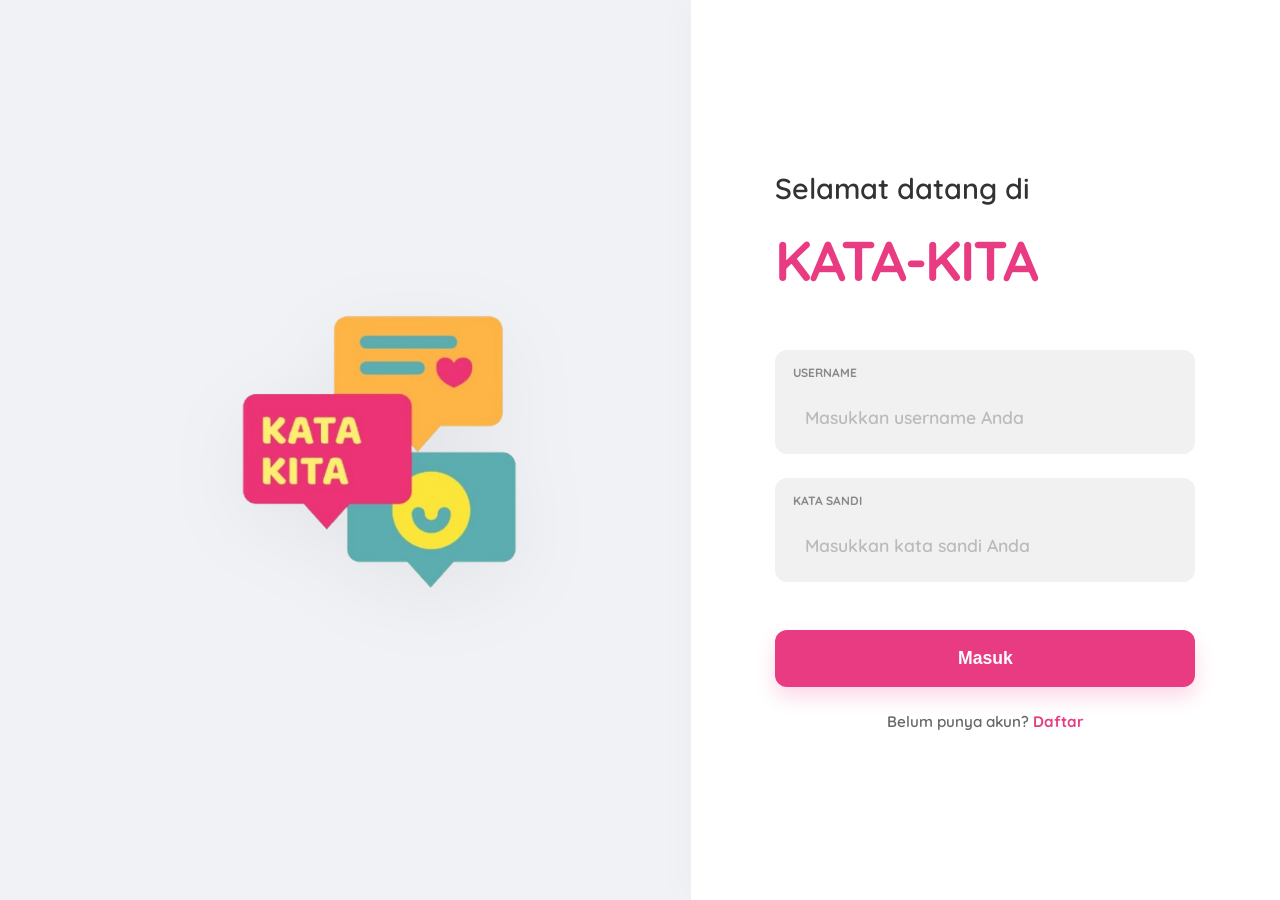
<file: index.html>
<!DOCTYPE html>
<html lang="en">

<head>
    <meta charset="UTF-8">
    <meta name="viewport" content="width=device-width, initial-scale=1.0">
    <title>KATA-KITA - Sign In</title>
    <link rel="stylesheet" href="css/global.css">
    <script src="js/translations.js"></script>
    <script src="js/api.js"></script>
    <script src="js/main.js" defer></script>
    <style>
        body {
            background-color: #f5f5f5;
            display: flex;
            align-items: center;
            justify-content: center;
            min-height: 100vh;
            margin: 0;
            font-family: 'Quicksand', system-ui, -apple-system, sans-serif;
            font-weight: 600;
        }

        .split-container {
            display: flex;
            width: 100%;
            height: 100vh;
            background-color: #f7f8fa;
        }

        /* Left Side Illustration */
        .illustration-side {
            flex: 1.2;
            display: flex;
            align-items: center;
            justify-content: center;
            padding: 40px;
            background-color: #f0f2f5;
        }

        .illustration-side img {
            max-width: 80%;
            height: auto;
            filter: drop-shadow(0 20px 40px rgba(0, 0, 0, 0.05));
        }

        /* Right Side Form */
        .form-side {
            flex: 1;
            background-color: white;
            display: flex;
            align-items: center;
            justify-content: center;
            padding: 40px;
            box-shadow: -10px 0 30px rgba(0, 0, 0, 0.02);
            transition: all 0.4s ease;
        }

        .login-card {
            width: 100%;
            max-width: 420px;
            text-align: left;
        }

        .welcome-text {
            font-size: 1.8rem;
            color: #333;
            margin-bottom: 8px;
            font-weight: 600;
        }

        .brand-name {
            font-size: 3.5rem;
            color: var(--color-primary);
            font-weight: 900;
            margin-bottom: 48px;
            letter-spacing: -2px;
            text-transform: uppercase;
        }

        /* Google Button */
        .google-btn {
            width: 100%;
            display: flex;
            align-items: center;
            justify-content: center;
            gap: 12px;
            padding: 16px;
            background: white;
            border: 1px solid #e0e0e0;
            border-radius: 12px;
            color: #555;
            font-weight: 600;
            font-size: 1rem;
            cursor: pointer;
            transition: all 0.2s ease;
            box-shadow: 0 2px 4px rgba(0, 0, 0, 0.05);
            margin-bottom: 32px;
        }

        .google-btn:hover {
            background: #fafafa;
            border-color: #ccc;
            transform: translateY(-1px);
            box-shadow: 0 4px 8px rgba(0, 0, 0, 0.08);
        }

        .google-icon {
            width: 20px;
            height: 20px;
        }

        /* Divider */
        .divider {
            display: flex;
            align-items: center;
            gap: 16px;
            margin-bottom: 32px;
            color: #aaa;
            font-size: 0.85rem;
            font-weight: 600;
        }

        .divider::before,
        .divider::after {
            content: "";
            flex: 1;
            height: 1px;
            background-color: #eee;
        }

        /* Input Styles */
        .input-group {
            margin-bottom: 24px;
            background: #f1f1f1;
            padding: 12px 16px;
            border-radius: 12px;
            display: flex;
            flex-direction: column;
            border: 2px solid transparent;
            transition: all 0.2s ease;
        }

        .input-group:focus-within {
            background: white;
            border-color: var(--color-primary);
            box-shadow: 0 0 0 4px rgba(233, 59, 129, 0.1);
        }

        .input-group label {
            font-size: 0.75rem;
            color: #888;
            font-weight: 700;
            text-transform: uppercase;
            margin-bottom: 4px;
        }

        .input-group input {
            background: transparent;
            border: none;
            outline: none;
            font-size: 1.1rem;
            color: #333;
            font-weight: 600;
            width: 100%;
        }

        .input-group input::placeholder {
            color: #bbb;
        }

        .login-btn {
            width: 100%;
            padding: 18px;
            background-color: var(--color-primary);
            color: white;
            border: none;
            border-radius: 12px;
            font-size: 1.1rem;
            font-weight: 700;
            cursor: pointer;
            transition: all 0.3s ease;
            box-shadow: 0 10px 20px rgba(233, 59, 129, 0.2);
        }

        .login-btn:hover {
            background-color: var(--color-accent);
            transform: translateY(-2px);
            box-shadow: 0 15px 30px rgba(233, 59, 129, 0.3);
        }

        .link-text {
            text-align: center;
            margin-top: 24px;
            font-size: 0.95rem;
            color: #666;
        }

        .link-text a {
            color: var(--color-primary);
            font-weight: 700;
            text-decoration: none;
        }

        .link-text a:hover {
            text-decoration: underline;
        }

        @media (max-width: 900px) {
            .illustration-side {
                display: none;
            }

            .form-side {
                flex: 1;
            }
        }
    </style>

    <script>
        const theme = localStorage.getItem('katakita_theme') || 'light';
        document.documentElement.setAttribute('data-theme', theme);
        const lang = localStorage.getItem('katakita_language') || 'id';
        if (lang !== 'en') { document.write('<style id="lang-hide">body { visibility: hidden; }</style>'); }
    </script>
</head>

<body>
    <div class="split-container">
        <!-- Left Side: Illustration -->
        <div class="illustration-side">
            <img src="images/logo-only.png" alt="KATA-KITA Illustration" style="max-width: 60%; height: auto;">
        </div>

        <!-- Right Side: Login Form -->
        <div class="form-side">
            <div class="login-card animate-fade-in">
                <h2 class="welcome-text" data-i18n="login_welcome_to">Welcome to</h2>
                <h1 class="brand-name">KATA-KITA</h1>

                <!-- Manual Username Login -->
                <form id="loginForm" style="margin-top: 24px;">
                    <div class="input-group">
                        <label for="username" data-i18n="login_username_label">Username</label>
                        <input type="text" id="username" placeholder="Enter your username" required autocomplete="off"
                            data-i18n="login_username_placeholder">
                    </div>
                    <div class="input-group" style="margin-top: 16px;">
                        <label for="password" data-i18n="login_password_label">Password</label>
                        <input type="password" id="password" placeholder="Enter your password" required
                            autocomplete="off" data-i18n="login_password_placeholder">
                    </div>
                    <button type="submit" class="login-btn" style="margin-top: 24px;"
                        data-i18n="login_button">Login</button>

                    <div class="link-text">
                        <span data-i18n="login_no_account">Don't have an account?</span>
                        <a href="pages/signup.html" data-i18n="login_signup_link">Sign Up</a>
                    </div>
                </form>
            </div>
        </div>
    </div>

    <script>
        document.getElementById('loginForm').addEventListener('submit', async (e) => {
            e.preventDefault();
            const username = document.getElementById('username').value.trim();
            const password = document.getElementById('password').value;
            const loginBtn = document.querySelector('.login-btn');
            const originalText = loginBtn.textContent;

            if (username.length > 0 && password.length > 0) {
                loginBtn.disabled = true;
                loginBtn.textContent = 'Logging in...';

                try {
                    // Verify with backend
                    const response = await KatakitaAPI.request('login', { username, password });

                    if (response.result === 'success') {
                        const user = response.user;
                        // Save user data to local storage
                        localStorage.setItem('katakita_user', user.username);
                        localStorage.setItem('katakita_display_name', user.display_name || 'Anonymous');
                        localStorage.setItem('katakita_avatar', user.avatar || 'avatar1');
                        localStorage.setItem('katakita_theme', user.theme || 'light');
                        localStorage.setItem('katakita_language', user.language || 'id');
                        localStorage.setItem('katakita_notif_push', user.notification == 1);
                        localStorage.setItem('katakita_points', user.points || 0);

                        // Smooth transition
                        document.querySelector('.form-side').style.opacity = '0';
                        document.querySelector('.form-side').style.transform = 'translateX(20px)';

                        setTimeout(() => {
                            window.location.href = 'pages/myspace.html';
                        }, 400);
                    } else {
                        alert(response.message || "Login failed. Check username and password.");
                        loginBtn.disabled = false;
                        loginBtn.textContent = originalText;
                    }
                } catch (error) {
                    console.error(error);
                    alert("Network error. Please configure the Apps Script URL in js/api.js first.");
                    loginBtn.disabled = false;
                    loginBtn.textContent = originalText;
                }
            }
        });
    </script>
</body>

</html>
</file>
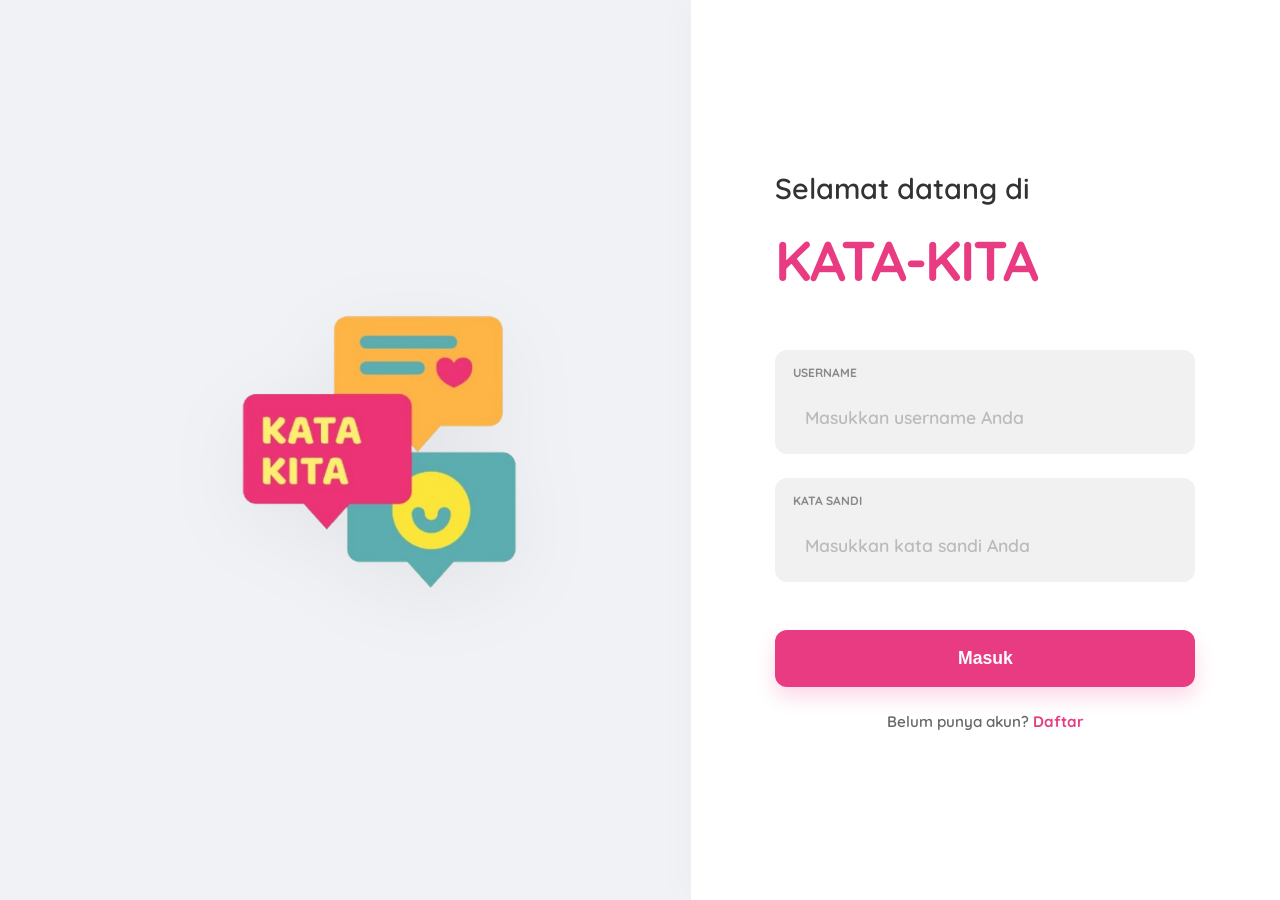
<file: pages/beranda.html>
<!DOCTYPE html>
<html lang="en">

<head>
    <meta charset="UTF-8">
    <meta name="viewport" content="width=device-width, initial-scale=1.0">
    <title>Home - KATA-KITA</title>
    <link rel="stylesheet" href="../css/global.css">
    <link rel="stylesheet" href="../css/beranda.css">
    <script src="../js/translations.js"></script>
    <script src="../js/api.js"></script>
    <script src="../js/main.js" defer></script>

    <script>
        const theme = localStorage.getItem('katakita_theme') || 'light';
        document.documentElement.setAttribute('data-theme', theme);
        const lang = localStorage.getItem('katakita_language') || 'id';
        if (lang !== 'en') { document.write('<style id="lang-hide">body { visibility: hidden; }</style>'); }
    </script>
</head>

<body>
    <div class="dashboard-wrapper">
        <!-- Sidebar -->
        <aside class="sidebar">
            <div class="sidebar-logo">
                <img src="../images/KATA-KITA.png" alt="KATA-KITA Logo">
            </div>

            <div class="nav-section">

                <ul class="sidebar-nav">
                    <li>
                        <a href="myspace.html">
                            <span class="dot green"></span>
                            <span data-i18n="nav_myspace">My Space</span>
                        </a>
                    </li>
                    <li>
                        <a href="library.html">
                            <span class="dot orange"></span>
                            <span data-i18n="nav_library">Education</span>
                        </a>
                    </li>
                    <li>
                        <a href="gratitude.html">
                            <span class="dot purple"></span>
                            <span data-i18n="nav_gratitude">Gratitude Wall</span>
                        </a>
                    </li>
                    <li>
                        <a href="comfort.html">
                            <span class="dot blue"></span>
                            <span data-i18n="nav_comfort">Comfort Zone</span>
                        </a>
                    </li>
                    <li>
                        <a href="beranda.html" class="active">
                            <span class="dot pink"></span>
                            <span data-i18n="nav_home">Kindness Feed</span>
                        </a>
                    </li>
                </ul>
            </div>

            <div class="sidebar-footer">
                <ul class="sidebar-nav">
                    <li><a href="settings.html"><svg width="20" height="20" viewBox="0 0 24 24" fill="none"
                                stroke="currentColor" stroke-width="2" stroke-linecap="round" stroke-linejoin="round"
                                class="sidebar-icon">
                                <circle cx="12" cy="12" r="3"></circle>
                                <path
                                    d="M19.4 15a1.65 1.65 0 0 0 .33 1.82l.06.06a2 2 0 0 1 0 2.83 2 2 0 0 1-2.83 0l-.06-.06a1.65 1.65 0 0 0-1.82-.33 1.65 1.65 0 0 0-1 1.51V21a2 2 0 0 1-2 2 2 2 0 0 1-2-2v-.09A1.65 1.65 0 0 0 9 19.4a1.65 1.65 0 0 0-1.82.33l-.06.06a2 2 0 0 1-2.83 0 2 2 0 0 1 0-2.83l.06-.06a1.65 1.65 0 0 0 .33-1.82 1.65 1.65 0 0 0-1.51-1H3a2 2 0 0 1-2-2 2 2 0 0 1 2-2h.09A1.65 1.65 0 0 0 4.6 9a1.65 1.65 0 0 0-.33-1.82l-.06-.06a2 2 0 0 1 0-2.83 2 2 0 0 1 2.83 0l.06.06a1.65 1.65 0 0 0 1.82.33H9a1.65 1.65 0 0 0 1-1.51V3a2 2 0 0 1 2-2 2 2 0 0 1 2 2v.09a1.65 1.65 0 0 0 1 1.51 1.65 1.65 0 0 0 1.82-.33l.06-.06a2 2 0 0 1 2.83 0 2 2 0 0 1 0 2.83l-.06.06a1.65 1.65 0 0 0-.33 1.82V9a1.65 1.65 0 0 0 1.51 1H21a2 2 0 0 1 2 2 2 2 0 0 1-2 2h-.09a1.65 1.65 0 0 0-1.51 1z">
                                </path>
                            </svg><span data-i18n="nav_settings">Settings</span></a></li>
                    <li><a href="rules.html"><svg width="20" height="20" viewBox="0 0 24 24" fill="none"
                                stroke="currentColor" stroke-width="2" stroke-linecap="round" stroke-linejoin="round"
                                class="sidebar-icon">
                                <rect x="3" y="3" width="7" height="7"></rect>
                                <rect x="14" y="3" width="7" height="7"></rect>
                                <rect x="14" y="14" width="7" height="7"></rect>
                                <rect x="3" y="14" width="7" height="7"></rect>
                            </svg><span data-i18n="nav_rules">Rules</span></a></li>
                    <li><a href="tasks.html"><svg width="20" height="20" viewBox="0 0 24 24" fill="none"
                                stroke="currentColor" stroke-width="2" stroke-linecap="round" stroke-linejoin="round"
                                class="sidebar-icon">
                                <polyline points="9 11 12 14 22 4"></polyline>
                                <path d="M21 12v7a2 2 0 0 1-2 2H5a2 2 0 0 1-2-2V5a2 2 0 0 1 2-2h11"></path>
                            </svg><span data-i18n="nav_tasks">Tasks</span></a></li>
                    <li><a href="#" class="logout-btn" id="logoutBtn"><span data-i18n="nav_logout">Logout</span></a>
                    </li>
                </ul>
            </div>
        </aside>

        <!-- Main Content -->
        <main class="main-view">
            <header class="top-header">
                <div class="header-center header-title">
                </div>
                <div class="header-right">
                    <div class="header-icons">
                        <span class="theme-toggle-btn" title="Toggle Theme">
                            <svg class="moon-icon" width="20" height="20" viewBox="0 0 24 24" fill="none"
                                stroke="currentColor" stroke-width="2" stroke-linecap="round" stroke-linejoin="round">
                                <path d="M21 12.79A9 9 0 1 1 11.21 3 7 7 0 0 0 21 12.79z"></path>
                            </svg>
                            <svg class="sun-icon" width="20" height="20" viewBox="0 0 24 24" fill="none"
                                stroke="currentColor" stroke-width="2" stroke-linecap="round" stroke-linejoin="round">
                                <circle cx="12" cy="12" r="5"></circle>
                                <line x1="12" y1="1" x2="12" y2="3"></line>
                                <line x1="12" y1="21" x2="12" y2="23"></line>
                                <line x1="4.22" y1="4.22" x2="5.64" y2="5.64"></line>
                                <line x1="18.36" y1="18.36" x2="19.78" y2="19.78"></line>
                                <line x1="1" y1="12" x2="3" y2="12"></line>
                                <line x1="21" y1="12" x2="23" y2="12"></line>
                                <line x1="4.22" y1="19.78" x2="5.64" y2="18.36"></line>
                                <line x1="18.36" y1="5.64" x2="19.78" y2="4.22"></line>
                            </svg>
                        </span>
                        <span title="Calendar" id="headerCalendar">
                            <svg width="20" height="20" viewBox="0 0 24 24" fill="none" stroke="currentColor"
                                stroke-width="2" stroke-linecap="round" stroke-linejoin="round">
                                <rect x="3" y="4" width="18" height="18" rx="2" ry="2"></rect>
                                <line x1="16" y1="2" x2="16" y2="6"></line>
                                <line x1="8" y1="2" x2="8" y2="6"></line>
                                <line x1="3" y1="10" x2="21" y2="10"></line>
                            </svg>
                        </span>
                        <span title="Notifications" id="headerNotif">
                            <svg width="20" height="20" viewBox="0 0 24 24" fill="none" stroke="currentColor"
                                stroke-width="2" stroke-linecap="round" stroke-linejoin="round">
                                <path d="M18 8A6 6 0 0 0 6 8c0 7-3 9-3 9h18s-3-2-3-9"></path>
                                <path d="M13.73 21a2 2 0 0 1-3.46 0"></path>
                            </svg>
                        </span>
                    </div>
                    <div class="user-profile" onclick="window.location.href='settings.html'">
                        <div class="user-info">
                            <div class="user-name" id="userNameProfile">User</div>
                            <div class="points-badge">
                                <span>⭐</span>
                                <span id="userPoints">0</span> <span data-i18n="header_stars">Stars</span>
                            </div>
                        </div>
                        <div class="profile-avatar">👤</div>
                        <svg width="16" height="16" viewBox="0 0 24 24" fill="none" stroke="currentColor"
                            style="color: var(--color-text-muted); margin-left: -4px;">
                            <polyline points="6 9 12 15 18 9"></polyline>
                        </svg>
                    </div>
                </div>
            </header>

            <div class="page-container animate-fade-in">
                <div class="feed-intro">
                    <h1 style="color: var(--color-text-main); font-size: 3.2rem; font-weight: 800; margin: 0 0 16px 0;"
                        id="homeNameGreeting">
                        Hello, User!</h1>
                    <h1 data-i18n="home_title" style="font-size: 1.8rem;">Kindness Feed</h1>
                    <p data-i18n="home_subtitle">A small space full of kindness</p>
                </div>

                <div class="feed-filters">
                    <div class="filter-group">
                        <button class="filter-btn active" data-filter="all" data-i18n="home_filter_all">All</button>
                        <button class="filter-btn" data-filter="popular"
                            data-i18n="home_filter_popular">Popular</button>
                        <button class="filter-btn" data-filter="happy" data-i18n="home_filter_happy">Happy</button>
                        <button class="filter-btn" data-filter="sad" data-i18n="home_filter_sad">Sad</button>
                        <button class="filter-btn" data-filter="anxious"
                            data-i18n="home_filter_anxious">Anxious</button>
                        <button class="filter-btn" data-filter="comfort"
                            data-i18n="home_filter_comfort">Comfort</button>
                        <button class="filter-btn" data-filter="angry" data-i18n="home_filter_angry">Angry</button>
                    </div>
                </div>

                <div id="feedPosts" class="feed-posts">
                    <!-- Posts populated via JS -->
                </div>
            </div>
        </main>
    </div>

    <!-- Floating Action Button -->
    <button class="fab" id="openComposeBtn">
        <svg xmlns="http://www.w3.org/2000/svg" width="28" height="28" viewBox="0 0 24 24" fill="none"
            stroke="currentColor" stroke-width="2" stroke-linecap="round" stroke-linejoin="round">
            <path d="M12 20h9" />
            <path d="M16.5 3.5a2.121 2.121 0 0 1 3 3L7 19l-4 1 1-4L16.5 3.5z" />
        </svg>
    </button>

    <!-- Modal for Post Creation -->
    <div id="composeModal" class="modal">
        <div class="modal-content card">
            <h2 class="modal-title">Send Kindness</h2>
            <p class="modal-subtitle">Share words of encouragement anonymously.</p>
            <form id="postForm" class="compose-form">
                <div class="input-group">
                    <label>Post Mood</label>
                    <select id="postMood" required>
                        <option value="happy">Happy ✨</option>
                        <option value="sad">Sad 🌧️</option>
                        <option value="anxious">Anxious 🌪️</option>
                        <option value="comfort">Comforting 🌻</option>
                        <option value="angry">Angry 🔥</option>
                    </select>
                </div>
                <div class="input-group">
                    <label>Kindness Message</label>
                    <textarea id="postContent" placeholder="Write here..." required rows="4"></textarea>
                </div>
                <div class="modal-actions">
                    <button type="button" class="btn btn-secondary" id="closeModal">Cancel</button>
                    <button type="submit" class="btn btn-primary">Send (+10 pts)</button>
                </div>
            </form>
        </div>
    </div>

    <!-- Modal for Delete Confirmation -->
    <div id="deleteConfirmModal" class="modal">
        <div class="modal-content card" style="max-width: 400px; text-align: center;">
            <h2 class="modal-title" style="color: var(--color-primary); margin-bottom: 12px;">Delete Post</h2>
            <p class="modal-subtitle" style="margin-bottom: 24px;">Are you sure you want to delete this post? This
                action cannot be undone.</p>
            <div class="modal-actions" style="justify-content: center;">
                <button type="button" class="btn btn-secondary" id="cancelDeleteBtn">Cancel</button>
                <button type="button" class="btn btn-primary" id="confirmDeleteBtn"
                    style="background-color: #ef4444; color: white;">Delete</button>
            </div>
        </div>
    </div>

    <!-- Modal for Edit Post -->
    <div id="editPostModal" class="modal">
        <div class="modal-content card">
            <h2 class="modal-title">Edit Post</h2>
            <form id="editPostForm" class="compose-form">
                <div class="input-group">
                    <label>Kindness Message</label>
                    <textarea id="editPostContent" required rows="4"></textarea>
                </div>
                <div class="modal-actions">
                    <button type="button" class="btn btn-secondary" id="closeEditModalBtn">Cancel</button>
                    <button type="submit" class="btn btn-primary">Save Changes</button>
                </div>
            </form>
        </div>
    </div>

    <script src="../js/forum.js"></script>
</body>

</html>
</file>
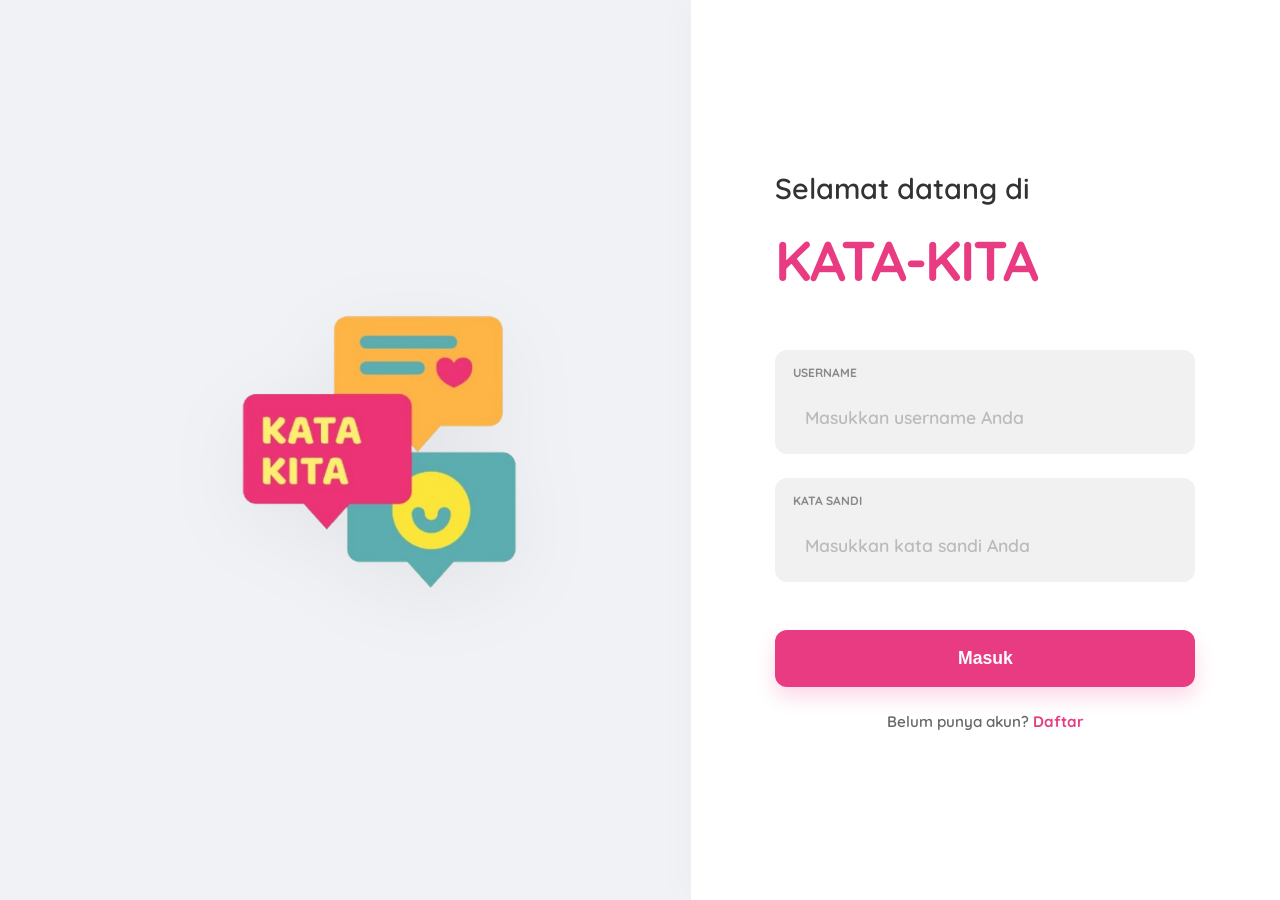
<file: pages/bug-report.html>
<!DOCTYPE html>
<html lang="id">

<head>
    <meta charset="UTF-8">
    <meta name="viewport" content="width=device-width, initial-scale=1.0">
    <title>Lapor Bug - KATA-KITA</title>
    <link rel="stylesheet" href="../css/global.css">
    <link rel="stylesheet" href="../css/bug-report.css">
    <script src="../js/translations.js"></script>
    <script src="../js/api.js"></script>
    <script src="../js/main.js" defer></script>
    <script src="../js/bug-report.js" defer></script>
    <script>
        document.documentElement.setAttribute('data-theme', localStorage.getItem('katakita_theme') || 'light');
    </script>
</head>

<body>
    <div class="dashboard-wrapper">
        <aside class="sidebar">
            <div class="sidebar-logo"><img src="../images/KATA-KITA.png" alt="KATA-KITA Logo"></div>
            <div class="nav-section">
                <ul class="sidebar-nav">
                    <li><a href="myspace.html"><span class="dot green"></span><span>My Space</span></a></li>
                    <li><a href="library.html"><span class="dot orange"></span><span>Edukasi</span></a></li>
                    <li><a href="gratitude.html"><span class="dot purple"></span><span>Gratitude Wall</span></a></li>
                    <li><a href="comfort.html"><span class="dot blue"></span><span>Comfort Zone</span></a></li>
                    <li><a href="beranda.html"><span class="dot pink"></span><span>Kindness Feed</span></a></li>
                </ul>
            </div>
            <div class="sidebar-footer">
                <ul class="sidebar-nav">
                    <li><a href="settings.html"><span>Pengaturan</span></a></li>
                    <li><a href="rules.html"><span>Rules</span></a></li>
                    <li><a href="tasks.html"><span>Tasks</span></a></li>
                    <li><a href="bug-report.html" class="active"><span>Laporkan Bug</span></a></li>
                    <li><a href="#" class="logout-btn"><span>Keluar</span></a></li>
                </ul>
            </div>
        </aside>

        <main class="main-view">
            <header class="top-header">
                <div class="header-center header-title">KATA-KITA</div>
                <div class="header-right">
                    <div class="user-profile" onclick="window.location.href='settings.html'">
                        <div class="user-info"><div class="user-name" id="userNameProfile">User</div></div>
                        <div class="profile-avatar">👤</div>
                    </div>
                </div>
            </header>

            <div class="page-container">
                <section class="card report-card">
                    <h1>Laporkan Bug</h1>
                    <p>Jelaskan masalah yang kamu alami. Laporan akan dikirim ke tim KATA-KITA.</p>
                    <form id="bugReportForm" class="report-form">
                        <label for="bugMessage">Pesan laporan</label>
                        <textarea id="bugMessage" maxlength="2000" required placeholder="Contoh: Saat menekan tombol ..., halaman tidak merespons."></textarea>
                        <button type="submit" class="btn btn-primary report-submit">Kirim Laporan</button>
                        <p id="bugReportStatus" class="report-status" role="status" aria-live="polite"></p>
                    </form>
                </section>
            </div>
        </main>
    </div>
</body>

</html>
</file>
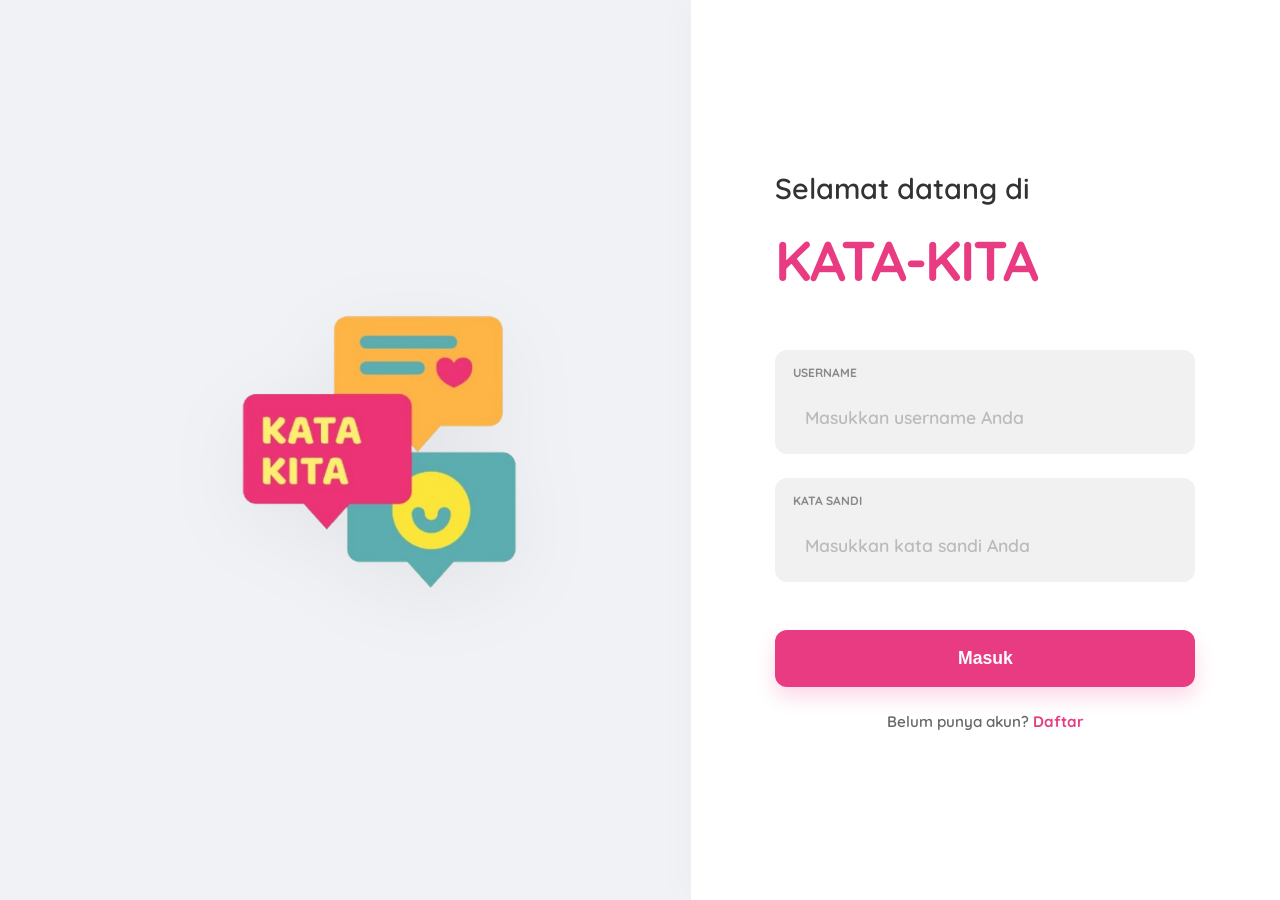
<file: pages/comfort.html>
<!DOCTYPE html>
<html lang="en">

<head>
    <meta charset="UTF-8">
    <meta name="viewport" content="width=device-width, initial-scale=1.0">
    <title>Comfort Zone - KATA-KITA</title>
    <link rel="stylesheet" href="../css/global.css">
    <link rel="stylesheet" href="../css/comfort.css">
    <script src="../js/translations.js"></script>
    <script src="../js/api.js"></script>
    <script src="../js/main.js" defer></script>

    <script>
        const theme = localStorage.getItem('katakita_theme') || 'light';
        document.documentElement.setAttribute('data-theme', theme);
        const lang = localStorage.getItem('katakita_language') || 'id';
        if (lang !== 'en') { document.write('<style id="lang-hide">body { visibility: hidden; }</style>'); }
    </script>
</head>

<body>
    <div class="dashboard-wrapper">
        <!-- Sidebar -->
        <aside class="sidebar">
            <div class="sidebar-logo">
                <img src="../images/KATA-KITA.png" alt="KATA-KITA Logo">
            </div>

            <div class="nav-section">
                <ul class="sidebar-nav">
                    <li>
                        <a href="myspace.html">
                            <span class="dot green"></span>
                            <span data-i18n="nav_myspace">My Space</span>
                        </a>
                    </li>
                    <li>
                        <a href="library.html">
                            <span class="dot orange"></span>
                            <span data-i18n="nav_library">Education</span>
                        </a>
                    </li>
                    <li>
                        <a href="gratitude.html">
                            <span class="dot purple"></span>
                            <span data-i18n="nav_gratitude">Gratitude Wall</span>
                        </a>
                    </li>
                    <li>
                        <a href="comfort.html" class="active">
                            <span class="dot blue"></span>
                            <span data-i18n="nav_comfort">Comfort Zone</span>
                        </a>
                    </li>
                    <li>
                        <a href="beranda.html">
                            <span class="dot pink"></span>
                            <span data-i18n="nav_home">Kindness Feed</span>
                        </a>
                    </li>
                </ul>
            </div>

            <div class="sidebar-footer">
                <ul class="sidebar-nav">
                    <li><a href="settings.html"><svg width="20" height="20" viewBox="0 0 24 24" fill="none"
                                stroke="currentColor" stroke-width="2" stroke-linecap="round" stroke-linejoin="round"
                                class="sidebar-icon">
                                <circle cx="12" cy="12" r="3"></circle>
                                <path
                                    d="M19.4 15a1.65 1.65 0 0 0 .33 1.82l.06.06a2 2 0 0 1 0 2.83 2 2 0 0 1-2.83 0l-.06-.06a1.65 1.65 0 0 0-1.82-.33 1.65 1.65 0 0 0-1 1.51V21a2 2 0 0 1-2 2 2 2 0 0 1-2-2v-.09A1.65 1.65 0 0 0 9 19.4a1.65 1.65 0 0 0-1.82.33l-.06.06a2 2 0 0 1-2.83 0 2 2 0 0 1 0-2.83l.06-.06a1.65 1.65 0 0 0 .33-1.82 1.65 1.65 0 0 0-1.51-1H3a2 2 0 0 1-2-2 2 2 0 0 1 2-2h.09A1.65 1.65 0 0 0 4.6 9a1.65 1.65 0 0 0-.33-1.82l-.06-.06a2 2 0 0 1 0-2.83 2 2 0 0 1 2.83 0l.06.06a1.65 1.65 0 0 0 1.82.33H9a1.65 1.65 0 0 0 1-1.51V3a2 2 0 0 1 2-2 2 2 0 0 1 2 2v.09a1.65 1.65 0 0 0 1 1.51 1.65 1.65 0 0 0 1.82-.33l.06-.06a2 2 0 0 1 2.83 0 2 2 0 0 1 0 2.83l-.06.06a1.65 1.65 0 0 0-.33 1.82V9a1.65 1.65 0 0 0 1.51 1H21a2 2 0 0 1 2 2 2 2 0 0 1-2 2h-.09a1.65 1.65 0 0 0-1.51 1z">
                                </path>
                            </svg><span data-i18n="nav_settings">Settings</span></a></li>
                    <li><a href="rules.html"><svg width="20" height="20" viewBox="0 0 24 24" fill="none"
                                stroke="currentColor" stroke-width="2" stroke-linecap="round" stroke-linejoin="round"
                                class="sidebar-icon">
                                <rect x="3" y="3" width="7" height="7"></rect>
                                <rect x="14" y="3" width="7" height="7"></rect>
                                <rect x="14" y="14" width="7" height="7"></rect>
                                <rect x="3" y="14" width="7" height="7"></rect>
                            </svg><span data-i18n="nav_rules">Rules</span></a></li>
                    <li><a href="tasks.html"><svg width="20" height="20" viewBox="0 0 24 24" fill="none"
                                stroke="currentColor" stroke-width="2" stroke-linecap="round" stroke-linejoin="round"
                                class="sidebar-icon">
                                <polyline points="9 11 12 14 22 4"></polyline>
                                <path d="M21 12v7a2 2 0 0 1-2 2H5a2 2 0 0 1-2-2V5a2 2 0 0 1 2-2h11"></path>
                            </svg><span data-i18n="nav_tasks">Tasks</span></a></li>
                    <li><a href="#" class="logout-btn"><span data-i18n="nav_logout">Logout</span></a></li>
                </ul>
            </div>
        </aside>

        <!-- Main Content -->
        <main class="main-view">
            <header class="top-header">
                <div class="header-center header-title"></div>
                <div class="header-right">
                    <div class="header-icons">
                        <span class="theme-toggle-btn" title="Toggle Theme">
                            <svg class="moon-icon" width="20" height="20" viewBox="0 0 24 24" fill="none"
                                stroke="currentColor" stroke-width="2" stroke-linecap="round" stroke-linejoin="round">
                                <path d="M21 12.79A9 9 0 1 1 11.21 3 7 7 0 0 0 21 12.79z"></path>
                            </svg>
                            <svg class="sun-icon" width="20" height="20" viewBox="0 0 24 24" fill="none"
                                stroke="currentColor" stroke-width="2" stroke-linecap="round" stroke-linejoin="round">
                                <circle cx="12" cy="12" r="5"></circle>
                                <line x1="12" y1="1" x2="12" y2="3"></line>
                                <line x1="12" y1="21" x2="12" y2="23"></line>
                                <line x1="4.22" y1="4.22" x2="5.64" y2="5.64"></line>
                                <line x1="18.36" y1="18.36" x2="19.78" y2="19.78"></line>
                                <line x1="1" y1="12" x2="3" y2="12"></line>
                                <line x1="21" y1="12" x2="23" y2="12"></line>
                                <line x1="4.22" y1="19.78" x2="5.64" y2="18.36"></line>
                                <line x1="18.36" y1="5.64" x2="19.78" y2="4.22"></line>
                            </svg>
                        </span>
                        <span title="Calendar" id="headerCalendar"><svg width="20" height="20" viewBox="0 0 24 24"
                                fill="none" stroke="currentColor" stroke-width="2" stroke-linecap="round"
                                stroke-linejoin="round">
                                <rect x="3" y="4" width="18" height="18" rx="2" ry="2"></rect>
                                <line x1="16" y1="2" x2="16" y2="6"></line>
                                <line x1="8" y1="2" x2="8" y2="6"></line>
                                <line x1="3" y1="10" x2="21" y2="10"></line>
                            </svg></span>
                        <span title="Notifications" id="headerNotif"><svg width="20" height="20" viewBox="0 0 24 24"
                                fill="none" stroke="currentColor" stroke-width="2" stroke-linecap="round"
                                stroke-linejoin="round">
                                <path d="M18 8A6 6 0 0 0 6 8c0 7-3 9-3 9h18s-3-2-3-9"></path>
                                <path d="M13.73 21a2 2 0 0 1-3.46 0"></path>
                            </svg></span>
                    </div>
                    <div class="user-profile" onclick="window.location.href='settings.html'">
                        <div class="user-info">
                            <div class="user-name" id="userNameProfile">User</div>
                            <div class="points-badge"><span>⭐</span> <span id="userPoints">0</span> <span
                                    data-i18n="header_stars">Stars</span></div>
                        </div>
                        <div class="profile-avatar">👤</div>
                    </div>
                </div>
            </header>

            <div class="page-container animate-fade-in">
                <div class="comfort-content">
                    <div class="comfort-header-row">
                        <header class="comfort-header">
                            <h1 data-i18n="comfort_title">Comfort Zone</h1>
                            <p data-i18n="comfort_subtitle">Ruang tenang untuk menenangkan jiwamu.</p>
                        </header>
                        <div class="comfort-actions">
                            <button id="savedBtn" class="btn btn-outline"
                                style="border-radius: 12px; padding: 10px 24px; font-weight: 600; display: flex; align-items: center; gap: 8px;">
                                <svg width="20" height="20" viewBox="0 0 24 24" fill="none" stroke="currentColor"
                                    stroke-width="2">
                                    <path d="M19 21l-7-5-7 5V5a2 2 0 0 1 2-2h10a2 2 0 0 1 2 2z"></path>
                                </svg>
                                <span data-i18n="comfort_saved_items">Saved</span>
                            </button>
                        </div>
                    </div>

                    <div class="mood-selector">
                        <span title="Very Sad" data-mood="very_sad">😭</span>
                        <span title="Anxious" data-mood="anxious" class="active">🤢</span>
                        <span title="Angry" data-mood="angry">😡</span>
                        <span title="Neutral" data-mood="neutral">😐</span>
                        <span title="Happy" data-mood="happy">😊</span>
                        <span title="Excited" data-mood="excited">😆</span>
                    </div>

                    <div class="comfort-grid">
                        <!-- Sweet Message Section -->
                        <section id="messageCard" class="comfort-card card-yellow">
                            <h2 class="card-title" data-i18n="comfort_sweet_message">Sweet Message</h2>
                            <div class="mood-badge">
                                <span data-i18n="comfort_mood_label">Mood</span>: <span class="mood-name"
                                    data-i18n="mood_anxious">Anxious</span> <span>🤢</span>
                            </div>
                            <div class="quote-box">
                                <p class="message-text" id="comfortMessage">"You have done your best today. It's okay to
                                    take a short break."</p>
                                <button id="saveMessageBtn" class="save-icon-btn" title="Save Message">
                                    <svg viewBox="0 0 24 24" width="24" height="24" fill="none" stroke="currentColor"
                                        stroke-width="2" stroke-linecap="round" stroke-linejoin="round">
                                        <path d="M19 21l-7-5-7 5V5a2 2 0 0 1 2-2h10a2 2 0 0 1 2 2z"></path>
                                    </svg>
                                </button>
                            </div>
                            <button id="nextMessageBtn" class="comfort-btn" data-i18n="comfort_btn_next">New
                                Message</button>
                        </section>

                        <!-- Audio Player Section -->
                        <section class="comfort-card card-green">
                            <h2 class="card-title" data-i18n="comfort_heartfelt_voice">Heartfelt Voices</h2>
                            <div class="mood-badge">
                                <span data-i18n="comfort_mood_label">Mood</span>: <span class="mood-name"
                                    data-i18n="mood_anxious">Anxious</span> <span>🤢</span>
                            </div>
                            <div class="audio-box">
                                <h3 class="audio-title"
                                    style="font-size: 0.95rem; font-weight: 600; margin-bottom: 24px; color: #6B7280;">
                                    "Finding Stillness" - Narrated by Exia</h3>
                                <p class="audio-status" id="audioStatus" style="display:none"></p>
                                <div class="audio-controls">
                                    <button class="audio-btn play-btn" id="playBtn">
                                        <svg viewBox="0 0 24 24" width="28" height="28" id="playIcon"
                                            fill="currentColor" style="margin-left: 4px;">
                                            <path d="M8 5v14l11-7z" />
                                        </svg>
                                        <svg viewBox="0 0 24 24" width="28" height="28" id="pauseIcon"
                                            fill="currentColor" style="display:none">
                                            <path d="M6 19h4V5H6v14zm8-14v14h4V5h-4z" />
                                        </svg>
                                    </button>
                                </div>
                                <div class="progress-container" style="padding: 0 20px;">
                                    <div class="progress-bar-bg"
                                        style="height: 4px; background: #E5E7EB; overflow: visible;">
                                        <div class="progress-bar-fill"
                                            style="background: #374151; width: 60%; position: relative;">
                                            <div
                                                style="position: absolute; right: -6px; top: -4px; width: 12px; height: 12px; background: #374151; border-radius: 50%;">
                                            </div>
                                        </div>
                                    </div>
                                </div>
                                <button id="saveTrackBtn" class="save-icon-btn" title="Save Track">
                                    <svg viewBox="0 0 24 24" width="24" height="24" fill="none" stroke="currentColor"
                                        stroke-width="2" stroke-linecap="round" stroke-linejoin="round">
                                        <path d="M19 21l-7-5-7 5V5a2 2 0 0 1 2-2h10a2 2 0 0 1 2 2z"></path>
                                    </svg>
                                </button>
                            </div>
                            <button id="nextTrackBtn" class="comfort-btn" data-i18n="comfort_btn_next">New
                                Message</button>
                        </section>
                    </div>
                </div>
            </div>
        </main>
    </div>
    <script src="../js/comfort.js" defer></script>
</body>

</html>
</file>
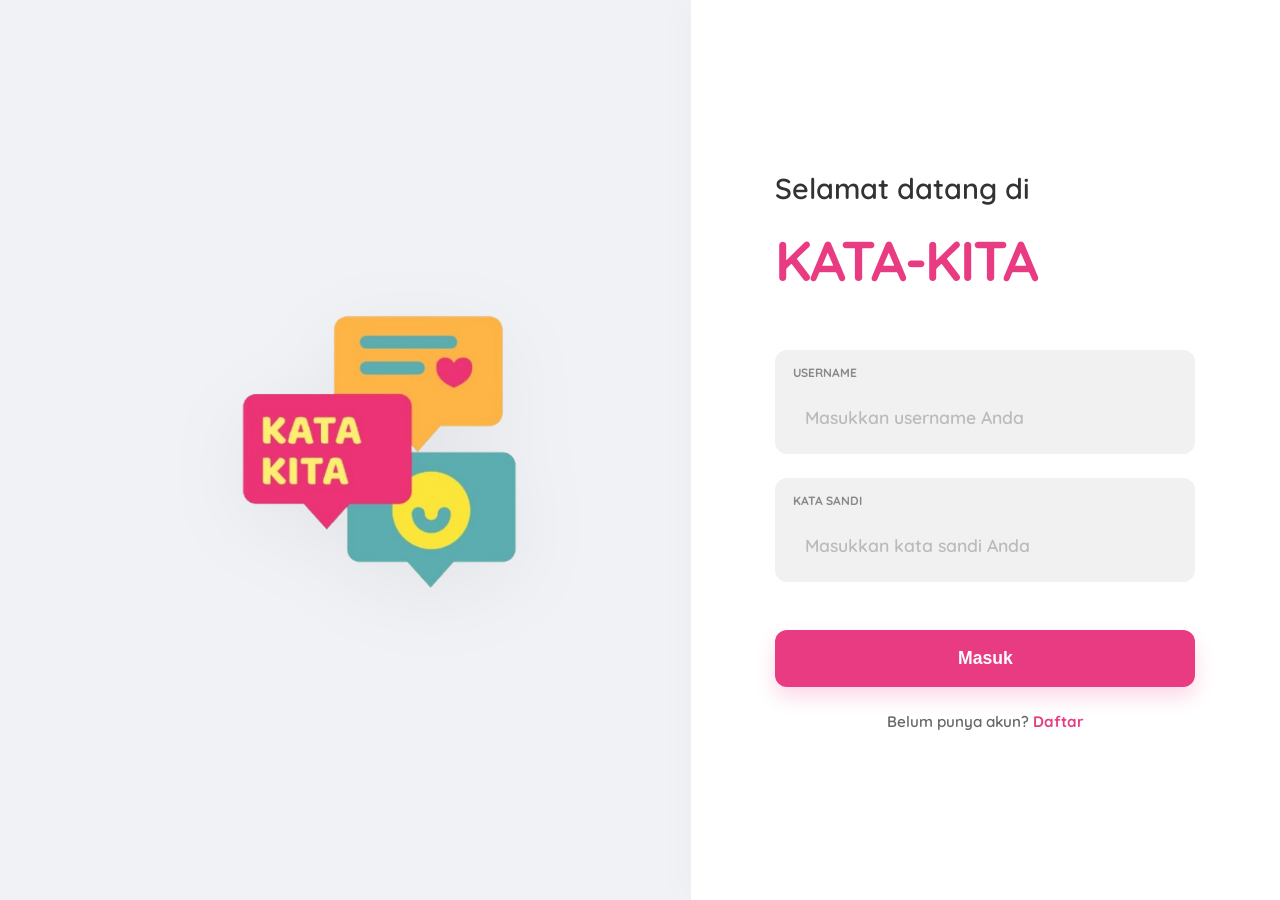
<file: pages/gratitude.html>
<!DOCTYPE html>
<html lang="en">

<head>
    <meta charset="UTF-8">
    <meta name="viewport" content="width=device-width, initial-scale=1.0">
    <title>Gratitude Wall - KATA-KITA</title>
    <link rel="stylesheet" href="../css/global.css">
    <link rel="stylesheet" href="../css/gratitude.css">
    <script src="../js/translations.js"></script>
    <script src="../js/api.js"></script>
    <script src="../js/main.js" defer></script>
    <script src="../js/gratitude.js" defer></script>

    <script>
        const theme = localStorage.getItem('katakita_theme') || 'light';
        document.documentElement.setAttribute('data-theme', theme);
        const lang = localStorage.getItem('katakita_language') || 'id';
        if (lang !== 'en') { document.write('<style id="lang-hide">body { visibility: hidden; }</style>'); }
    </script>
</head>

<body>
    <div class="dashboard-wrapper">
        <!-- Sidebar -->
        <aside class="sidebar">
            <div class="sidebar-logo">
                <img src="../images/KATA-KITA.png" alt="KATA-KITA Logo">
            </div>

            <div class="nav-section">

                <ul class="sidebar-nav">
                    <li>
                        <a href="myspace.html">
                            <span class="dot green"></span>
                            <span data-i18n="nav_myspace">My Space</span>
                        </a>
                    </li>
                    <li>
                        <a href="library.html">
                            <span class="dot orange"></span>
                            <span data-i18n="nav_library">Education</span>
                        </a>
                    </li>
                    <li>
                        <a href="gratitude.html" class="active">
                            <span class="dot purple"></span>
                            <span data-i18n="nav_gratitude">Gratitude Wall</span>
                        </a>
                    </li>
                    <li>
                        <a href="comfort.html">
                            <span class="dot blue"></span>
                            <span data-i18n="nav_comfort">Comfort Zone</span>
                        </a>
                    </li>
                    <li>
                        <a href="beranda.html">
                            <span class="dot pink"></span>
                            <span data-i18n="nav_home">Kindness Feed</span>
                        </a>
                    </li>
                </ul>
            </div>

            <div class="sidebar-footer">
                <ul class="sidebar-nav">
                    <li><a href="settings.html"><svg width="20" height="20" viewBox="0 0 24 24" fill="none"
                                stroke="currentColor" stroke-width="2" stroke-linecap="round" stroke-linejoin="round"
                                class="sidebar-icon">
                                <circle cx="12" cy="12" r="3"></circle>
                                <path
                                    d="M19.4 15a1.65 1.65 0 0 0 .33 1.82l.06.06a2 2 0 0 1 0 2.83 2 2 0 0 1-2.83 0l-.06-.06a1.65 1.65 0 0 0-1.82-.33 1.65 1.65 0 0 0-1 1.51V21a2 2 0 0 1-2 2 2 2 0 0 1-2-2v-.09A1.65 1.65 0 0 0 9 19.4a1.65 1.65 0 0 0-1.82.33l-.06.06a2 2 0 0 1-2.83 0 2 2 0 0 1 0-2.83l.06-.06a1.65 1.65 0 0 0 .33-1.82 1.65 1.65 0 0 0-1.51-1H3a2 2 0 0 1-2-2 2 2 0 0 1 2-2h.09A1.65 1.65 0 0 0 4.6 9a1.65 1.65 0 0 0-.33-1.82l-.06-.06a2 2 0 0 1 0-2.83 2 2 0 0 1 2.83 0l.06.06a1.65 1.65 0 0 0 1.82.33H9a1.65 1.65 0 0 0 1-1.51V3a2 2 0 0 1 2-2 2 2 0 0 1 2 2v.09a1.65 1.65 0 0 0 1 1.51 1.65 1.65 0 0 0 1.82-.33l.06-.06a2 2 0 0 1 2.83 0 2 2 0 0 1 0 2.83l-.06.06a1.65 1.65 0 0 0-.33 1.82V9a1.65 1.65 0 0 0 1.51 1H21a2 2 0 0 1 2 2 2 2 0 0 1-2 2h-.09a1.65 1.65 0 0 0-1.51 1z">
                                </path>
                            </svg><span data-i18n="nav_settings">Settings</span></a></li>
                    <li><a href="rules.html"><svg width="20" height="20" viewBox="0 0 24 24" fill="none"
                                stroke="currentColor" stroke-width="2" stroke-linecap="round" stroke-linejoin="round"
                                class="sidebar-icon">
                                <rect x="3" y="3" width="7" height="7"></rect>
                                <rect x="14" y="3" width="7" height="7"></rect>
                                <rect x="14" y="14" width="7" height="7"></rect>
                                <rect x="3" y="14" width="7" height="7"></rect>
                            </svg><span data-i18n="nav_rules">Rules</span></a></li>
                    <li><a href="tasks.html"><svg width="20" height="20" viewBox="0 0 24 24" fill="none"
                                stroke="currentColor" stroke-width="2" stroke-linecap="round" stroke-linejoin="round"
                                class="sidebar-icon">
                                <polyline points="9 11 12 14 22 4"></polyline>
                                <path d="M21 12v7a2 2 0 0 1-2 2H5a2 2 0 0 1-2-2V5a2 2 0 0 1 2-2h11"></path>
                            </svg><span data-i18n="nav_tasks">Tasks</span></a></li>
                    <li><a href="#" class="logout-btn" id="logoutBtn"><span data-i18n="nav_logout">Logout</span></a>
                    </li>
                </ul>
            </div>
        </aside>

        <!-- Main Content -->
        <main class="main-view">
            <header class="top-header">
                <div class="header-center header-title">
                </div>
                <div class="header-right">
                    <div class="header-icons">
                        <span class="theme-toggle-btn" title="Toggle Theme">
                            <svg class="moon-icon" width="20" height="20" viewBox="0 0 24 24" fill="none"
                                stroke="currentColor" stroke-width="2" stroke-linecap="round" stroke-linejoin="round">
                                <path d="M21 12.79A9 9 0 1 1 11.21 3 7 7 0 0 0 21 12.79z"></path>
                            </svg>
                            <svg class="sun-icon" width="20" height="20" viewBox="0 0 24 24" fill="none"
                                stroke="currentColor" stroke-width="2" stroke-linecap="round" stroke-linejoin="round">
                                <circle cx="12" cy="12" r="5"></circle>
                                <line x1="12" y1="1" x2="12" y2="3"></line>
                                <line x1="12" y1="21" x2="12" y2="23"></line>
                                <line x1="4.22" y1="4.22" x2="5.64" y2="5.64"></line>
                                <line x1="18.36" y1="18.36" x2="19.78" y2="19.78"></line>
                                <line x1="1" y1="12" x2="3" y2="12"></line>
                                <line x1="21" y1="12" x2="23" y2="12"></line>
                                <line x1="4.22" y1="19.78" x2="5.64" y2="18.36"></line>
                                <line x1="18.36" y1="5.64" x2="19.78" y2="4.22"></line>
                            </svg>
                        </span>
                        <span title="Calendar" id="headerCalendar">
                            <svg width="20" height="20" viewBox="0 0 24 24" fill="none" stroke="currentColor"
                                stroke-width="2" stroke-linecap="round" stroke-linejoin="round">
                                <rect x="3" y="4" width="18" height="18" rx="2" ry="2"></rect>
                                <line x1="16" y1="2" x2="16" y2="6"></line>
                                <line x1="8" y1="2" x2="8" y2="6"></line>
                                <line x1="3" y1="10" x2="21" y2="10"></line>
                            </svg>
                        </span>
                        <span title="Notifications" id="headerNotif">
                            <svg width="20" height="20" viewBox="0 0 24 24" fill="none" stroke="currentColor"
                                stroke-width="2" stroke-linecap="round" stroke-linejoin="round">
                                <path d="M18 8A6 6 0 0 0 6 8c0 7-3 9-3 9h18s-3-2-3-9"></path>
                                <path d="M13.73 21a2 2 0 0 1-3.46 0"></path>
                            </svg>
                        </span>
                    </div>
                    <div class="user-profile" onclick="window.location.href='settings.html'">
                        <div class="user-info">
                            <div class="user-name" id="userNameProfile">User</div>
                            <div class="points-badge">
                                <span>⭐</span>
                                <span id="userPoints">0</span> <span data-i18n="header_stars">Stars</span>
                            </div>
                        </div>
                        <div class="profile-avatar">👤</div>
                        <svg width="16" height="16" viewBox="0 0 24 24" fill="none" stroke="currentColor"
                            stroke-width="2" stroke-linecap="round" stroke-linejoin="round"
                            style="color: var(--color-text-muted); margin-left: -4px;">
                            <polyline points="6 9 12 15 18 9"></polyline>
                        </svg>
                    </div>
                </div>
            </header>

            <div class="page-container animate-fade-in">
                <!-- Page Header matching dashboard style -->
                <header class="gratitude-header"
                    style="display: flex; justify-content: space-between; align-items: center; margin-bottom: 24px; text-align: left; max-width: 100%;">
                    <div>
                        <h1 style="color: var(--color-text-main); font-size: 2.2rem; font-weight: 800; margin: 0 0 4px 0;"
                            data-i18n="gratitude_title">
                            Gratitude Wall</h1>
                        <p style="color: var(--color-text-muted); font-size: 1.25rem; font-weight: 500; margin: 0;"
                            data-i18n="gratitude_subtitle">Yuk, bagikan momen syukurmu di sini!</p>
                    </div>
                    <button id="openHistoryBtn" class="btn btn-secondary"
                        style="display: flex; align-items: center; gap: 8px; font-weight: 600; padding: 12px 24px; border-radius: 12px; background: var(--color-bg-light); border: 1px solid var(--color-border); color: var(--color-text-main); font-size: 0.95rem; box-shadow: var(--shadow-sm); cursor: pointer;">
                        <svg width="18" height="18" viewBox="0 0 24 24" fill="none" stroke="currentColor"
                            stroke-width="2" stroke-linecap="round" stroke-linejoin="round">
                            <path d="M14 2H6a2 2 0 0 0-2 2v16a2 2 0 0 0 2 2h12a2 2 0 0 0 2-2V8z"></path>
                            <polyline points="14 2 14 8 20 8"></polyline>
                            <line x1="16" y1="13" x2="8" y2="13"></line>
                            <line x1="16" y1="17" x2="8" y2="17"></line>
                            <polyline points="10 9 9 9 8 9"></polyline>
                        </svg>
                        <span data-i18n="gratitude_history_btn">History</span>
                    </button>
                </header>

                <section class="gratitude-wall board-background" id="gratitudeWall">
                    <!-- Wall items injected by JS -->
                </section>
            </div>
        </main>
    </div>

    <!-- Floating Action Button for Gratitude -->
    <button class="fab" id="openGratitudeBtn">
        <svg width="28" height="28" viewBox="0 0 24 24" fill="none" stroke="currentColor" stroke-width="2"
            stroke-linecap="round" stroke-linejoin="round">
            <path d="M12 20h9"></path>
            <path d="M16.5 3.5a2.12 2.12 0 0 1 3 3L7 19l-4 1 1-4L16.5 3.5z"></path>
        </svg>
    </button>
    <!-- Modal for History -->
    <div id="historyModal" class="modal" style="display: none;">
        <div class="modal-content card"
            style="max-width: 600px; max-height: 80vh; display: flex; flex-direction: column;">
            <div
                style="display: flex; justify-content: space-between; align-items: center; border-bottom: 1px solid var(--color-border); padding-bottom: 12px; margin-bottom: 16px;">
                <h2 class="modal-title" style="margin: 0;" data-i18n="gratitude_history_title">Gratitude History</h2>
                <button type="button" class="btn btn-secondary" id="closeHistoryModal"
                    style="padding: 6px 12px; border-radius: 12px;" data-i18n="settings_btn_cancel">Close</button>
            </div>
            <div id="historyList" style="overflow-y: auto; flex: 1; display: flex; flex-direction: column; gap: 12px;">
                <!-- History items injected by JS -->
            </div>
        </div>
    </div>

    <!-- Modal for Gratitude Form -->
    <div id="gratitudeModal" class="modal" style="display: none;">
        <div class="modal-content card" style="max-width: 500px;">
            <h2 class="modal-title" data-i18n="gratitude_modal_title">Gratitude Wall</h2>
            <p class="modal-subtitle" data-i18n="gratitude_modal_subtitle">Write one thing you are grateful for today.
            </p>
            <form id="gratitudeForm" class="gratitude-form mt-4">
                <div class="input-group">
                    <textarea id="gratitudeContent" placeholder="Today I am grateful because..." rows="3" required
                        data-i18n="gratitude_input_placeholder"></textarea>
                </div>
                <div class="modal-actions" style="margin-top: 16px;">
                    <button type="button" class="btn btn-secondary" id="closeGratitudeModal"
                        data-i18n="settings_btn_cancel">Cancel</button>
                    <button type="submit" class="btn btn-primary"
                        style="background:#E93B81; border:none; padding:10px 24px; border-radius:20px; color:white; font-weight:600;"
                        data-i18n="gratitude_post_btn">Post
                        (+5 pts)</button>
                </div>
            </form>
        </div>
    </div>

    <script src="../js/gratitude.js"></script>
</body>

</html>
</file>
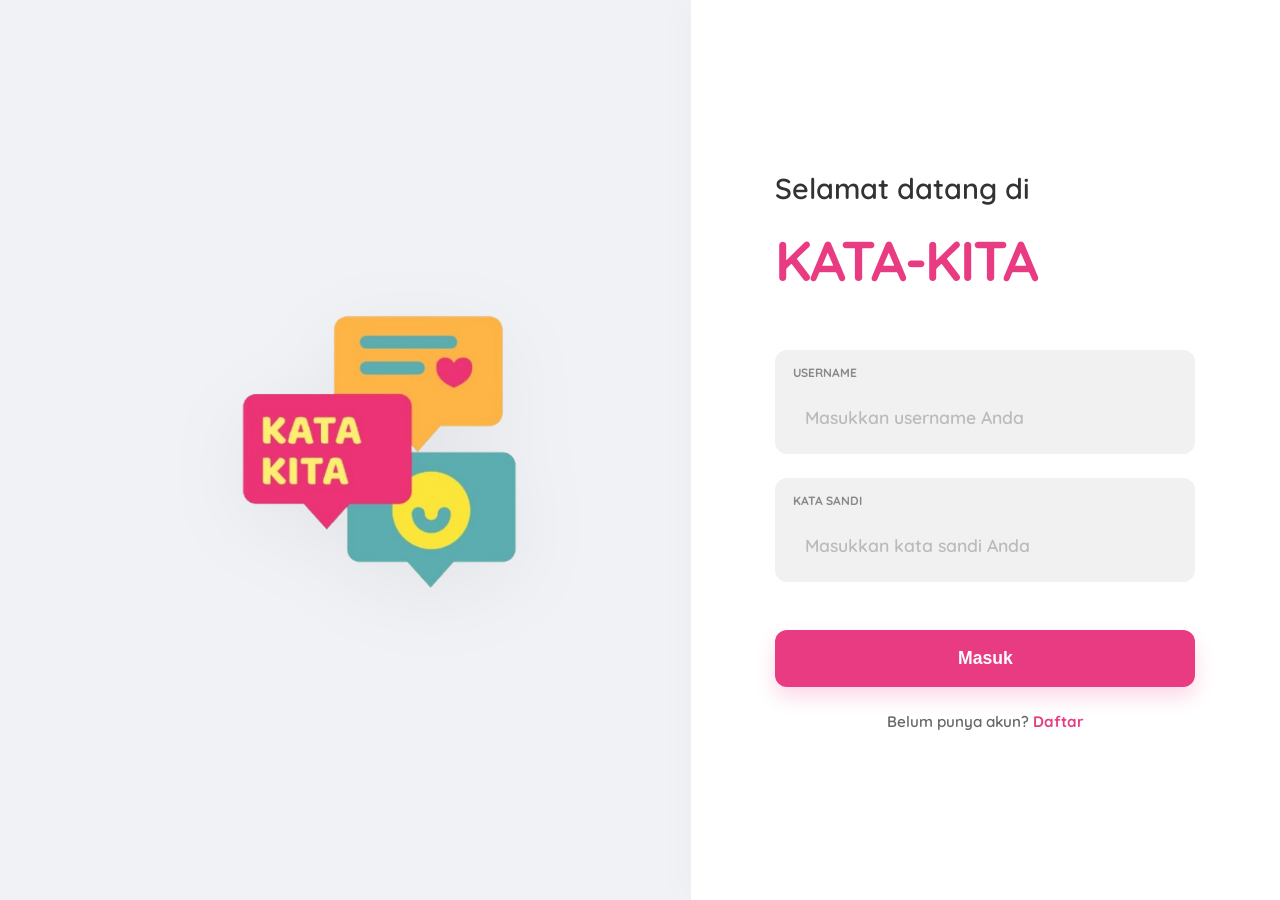
<file: pages/library.html>
<!DOCTYPE html>
<html lang="en">

<head>
    <meta charset="UTF-8">
    <meta name="viewport" content="width=device-width, initial-scale=1.0">
    <title>Education - KATA-KITA</title>
    <link rel="stylesheet" href="../css/global.css">
    <link rel="stylesheet" href="../css/library.css">
    <script src="../js/translations.js"></script>
    <script src="../js/api.js"></script>
    <script src="../js/main.js" defer></script>

    <script>
        const theme = localStorage.getItem('katakita_theme') || 'light';
        document.documentElement.setAttribute('data-theme', theme);
        const lang = localStorage.getItem('katakita_language') || 'id';
        if (lang !== 'en') { document.write('<style id="lang-hide">body { visibility: hidden; }</style>'); }
    </script>
</head>

<body>
    <div class="dashboard-wrapper">
        <!-- Sidebar -->
        <aside class="sidebar">
            <div class="sidebar-logo">
                <img src="../images/KATA-KITA.png" alt="KATA-KITA Logo">
            </div>

            <div class="nav-section">

                <ul class="sidebar-nav">
                    <li>
                        <a href="myspace.html">
                            <span class="dot green"></span>
                            <span data-i18n="nav_myspace">My Space</span>
                        </a>
                    </li>
                    <li>
                        <a href="library.html" class="active">
                            <span class="dot orange"></span>
                            <span data-i18n="nav_library">Education</span>
                        </a>
                    </li>
                    <li>
                        <a href="gratitude.html">
                            <span class="dot purple"></span>
                            <span data-i18n="nav_gratitude">Gratitude Wall</span>
                        </a>
                    </li>
                    <li>
                        <a href="comfort.html">
                            <span class="dot blue"></span>
                            <span data-i18n="nav_comfort">Comfort Zone</span>
                        </a>
                    </li>
                    <li>
                        <a href="beranda.html">
                            <span class="dot pink"></span>
                            <span data-i18n="nav_home">Kindness Feed</span>
                        </a>
                    </li>
                </ul>
            </div>

            <div class="sidebar-footer">
                <ul class="sidebar-nav">
                    <li><a href="settings.html"><svg width="20" height="20" viewBox="0 0 24 24" fill="none"
                                stroke="currentColor" stroke-width="2" stroke-linecap="round" stroke-linejoin="round"
                                class="sidebar-icon">
                                <circle cx="12" cy="12" r="3"></circle>
                                <path
                                    d="M19.4 15a1.65 1.65 0 0 0 .33 1.82l.06.06a2 2 0 0 1 0 2.83 2 2 0 0 1-2.83 0l-.06-.06a1.65 1.65 0 0 0-1.82-.33 1.65 1.65 0 0 0-1 1.51V21a2 2 0 0 1-2 2 2 2 0 0 1-2-2v-.09A1.65 1.65 0 0 0 9 19.4a1.65 1.65 0 0 0-1.82.33l-.06.06a2 2 0 0 1-2.83 0 2 2 0 0 1 0-2.83l.06-.06a1.65 1.65 0 0 0 .33-1.82 1.65 1.65 0 0 0-1.51-1H3a2 2 0 0 1-2-2 2 2 0 0 1 2-2h.09A1.65 1.65 0 0 0 4.6 9a1.65 1.65 0 0 0-.33-1.82l-.06-.06a2 2 0 0 1 0-2.83 2 2 0 0 1 2.83 0l.06.06a1.65 1.65 0 0 0 1.82.33H9a1.65 1.65 0 0 0 1-1.51V3a2 2 0 0 1 2-2 2 2 0 0 1 2 2v.09a1.65 1.65 0 0 0 1 1.51 1.65 1.65 0 0 0 1.82-.33l.06-.06a2 2 0 0 1 2.83 0 2 2 0 0 1 0 2.83l-.06.06a1.65 1.65 0 0 0-.33 1.82V9a1.65 1.65 0 0 0 1.51 1H21a2 2 0 0 1 2 2 2 2 0 0 1-2 2h-.09a1.65 1.65 0 0 0-1.51 1z">
                                </path>
                            </svg><span data-i18n="nav_settings">Settings</span></a></li>
                    <li><a href="rules.html"><svg width="20" height="20" viewBox="0 0 24 24" fill="none"
                                stroke="currentColor" stroke-width="2" stroke-linecap="round" stroke-linejoin="round"
                                class="sidebar-icon">
                                <rect x="3" y="3" width="7" height="7"></rect>
                                <rect x="14" y="3" width="7" height="7"></rect>
                                <rect x="14" y="14" width="7" height="7"></rect>
                                <rect x="3" y="14" width="7" height="7"></rect>
                            </svg><span data-i18n="nav_rules">Rules</span></a></li>
                    <li><a href="tasks.html"><svg width="20" height="20" viewBox="0 0 24 24" fill="none"
                                stroke="currentColor" stroke-width="2" stroke-linecap="round" stroke-linejoin="round"
                                class="sidebar-icon">
                                <polyline points="9 11 12 14 22 4"></polyline>
                                <path d="M21 12v7a2 2 0 0 1-2 2H5a2 2 0 0 1-2-2V5a2 2 0 0 1 2-2h11"></path>
                            </svg><span data-i18n="nav_tasks">Tasks</span></a></li>
                    <li><a href="#" class="logout-btn" id="logoutBtn"><span data-i18n="nav_logout">Logout</span></a>
                    </li>
                </ul>
            </div>
        </aside>

        <!-- Main Content -->
        <main class="main-view">
            <header class="top-header">
                <div class="header-center header-title">
                </div>
                <div class="header-right">
                    <div class="header-icons">
                        <span class="theme-toggle-btn" title="Toggle Theme">
                            <svg class="moon-icon" width="20" height="20" viewBox="0 0 24 24" fill="none"
                                stroke="currentColor" stroke-width="2" stroke-linecap="round" stroke-linejoin="round">
                                <path d="M21 12.79A9 9 0 1 1 11.21 3 7 7 0 0 0 21 12.79z"></path>
                            </svg>
                            <svg class="sun-icon" width="20" height="20" viewBox="0 0 24 24" fill="none"
                                stroke="currentColor" stroke-width="2" stroke-linecap="round" stroke-linejoin="round">
                                <circle cx="12" cy="12" r="5"></circle>
                                <line x1="12" y1="1" x2="12" y2="3"></line>
                                <line x1="12" y1="21" x2="12" y2="23"></line>
                                <line x1="4.22" y1="4.22" x2="5.64" y2="5.64"></line>
                                <line x1="18.36" y1="18.36" x2="19.78" y2="19.78"></line>
                                <line x1="1" y1="12" x2="3" y2="12"></line>
                                <line x1="21" y1="12" x2="23" y2="12"></line>
                                <line x1="4.22" y1="19.78" x2="5.64" y2="18.36"></line>
                                <line x1="18.36" y1="5.64" x2="19.78" y2="4.22"></line>
                            </svg>
                        </span>
                        <span title="Calendar" id="headerCalendar">
                            <svg width="20" height="20" viewBox="0 0 24 24" fill="none" stroke="currentColor"
                                stroke-width="2" stroke-linecap="round" stroke-linejoin="round">
                                <rect x="3" y="4" width="18" height="18" rx="2" ry="2"></rect>
                                <line x1="16" y1="2" x2="16" y2="6"></line>
                                <line x1="8" y1="2" x2="8" y2="6"></line>
                                <line x1="3" y1="10" x2="21" y2="10"></line>
                            </svg>
                        </span>
                        <span title="Notifications" id="headerNotif">
                            <svg width="20" height="20" viewBox="0 0 24 24" fill="none" stroke="currentColor"
                                stroke-width="2" stroke-linecap="round" stroke-linejoin="round">
                                <path d="M18 8A6 6 0 0 0 6 8c0 7-3 9-3 9h18s-3-2-3-9"></path>
                                <path d="M13.73 21a2 2 0 0 1-3.46 0"></path>
                            </svg>
                        </span>
                    </div>
                    <div class="user-profile" onclick="window.location.href='settings.html'">
                        <div class="user-info">
                            <div class="user-name" id="userNameProfile">User</div>
                            <div class="points-badge">
                                <span>⭐</span>
                                <span id="userPoints">0</span> <span data-i18n="header_stars">Stars</span>
                            </div>
                        </div>
                        <div class="profile-avatar">👤</div>
                        <svg width="16" height="16" viewBox="0 0 24 24" fill="none" stroke="currentColor"
                            stroke-width="2" stroke-linecap="round" stroke-linejoin="round"
                            style="color: var(--color-text-muted); margin-left: -4px;">
                            <polyline points="6 9 12 15 18 9"></polyline>
                        </svg>
                    </div>
                </div>
            </header>

            <div class="page-container animate-fade-in">
                <header class="library-header" style="margin-bottom: 32px;">
                    <h1 style="color: var(--color-text-main); font-size: 2.2rem; font-weight: 800; margin: 0 0 4px 0;"
                        data-i18n="library_title">
                        Education</h1>
                    <p style="color: var(--color-text-muted); font-size: 1.25rem; font-weight: 500; margin: 0;"
                        data-i18n="library_subtitle">Time to
                        upgrade your knowledge!</p>
                </header>

                <section class="library-grid">
                    <!-- Dynamic Articles will be loaded here -->
                </section>
            </div>
        </main>
    </div>
    <script>
        document.addEventListener('DOMContentLoaded', () => {
            const grid = document.querySelector('.library-grid');
            if (!grid) return;

            grid.innerHTML = '<p style="text-align: center; color: var(--color-text-muted); grid-column: 1 / -1; padding: 40px;">Loading articles...</p>';

            if (typeof KatakitaAPI === 'undefined') {
                grid.innerHTML = '<p style="text-align: center; color: var(--color-text-muted); grid-column: 1 / -1; padding: 40px;">API not available.</p>';
                return;
            }

            KatakitaAPI.request('get_data', { tables: ['education'] })
                .then(response => {
                    if (response && response.result === 'success' && response.data && response.data.education) {
                        const articles = response.data.education;
                        if (articles.length === 0) {
                            grid.innerHTML = '<p style="text-align: center; color: var(--color-text-muted); grid-column: 1 / -1; padding: 40px;">No articles available.</p>';
                            return;
                        }

                        grid.innerHTML = '';

                        // Process each article
                        articles.forEach((art, index) => {
                            const needsMetadata = !art.title || !art.summary;

                            // Workaround for Google Sheet column misalignment where URL might be in image_url
                            let actualUrl = art.url;
                            if (!actualUrl && art.image_url && art.image_url.includes('http')) {
                                actualUrl = art.image_url;
                                // clear image_url so it fetches a real image
                                art.image_url = '';
                            }
                            art.url = actualUrl;

                            // If metadata is missing, fetch it
                            if (needsMetadata && art.url) {
                                KatakitaAPI.request('fetch_article_metadata', {
                                    url: art.url,
                                    article_id: art.id
                                })
                                    .then(metaResponse => {
                                        console.log('Fetched metadata for', art.url, metaResponse);
                                        if (metaResponse && metaResponse.result === 'success') {
                                            // Only update if it wasn't an error fetch
                                            if (metaResponse.data.title !== 'Error loading article') {
                                                art.title = art.title || metaResponse.data.title;
                                                art.summary = art.summary || metaResponse.data.summary;
                                                art.image_url = art.image_url || metaResponse.data.image_url;
                                            }
                                            renderArticleCard(art);
                                        } else {
                                            renderArticleCard(art);
                                        }
                                    })
                                    .catch(() => {
                                        // If fetch fails, still render with empty metadata
                                        renderArticleCard(art);
                                    });
                            } else {
                                renderArticleCard(art);
                            }
                        });

                        function renderArticleCard(art) {
                            const urlCandidates = [art.url, art.URL, art.link, art.Link, art.href, art.HREF];
                            const link = urlCandidates.find(u => typeof u === 'string' && u.trim().length > 0) || '#';
                            const title = art.title || 'Untitled Article';
                            const summary = art.summary || '';
                            const imageUrl = art.image_url || '';
                            // Build image HTML
                            let imageHTML = '';
                            if (imageUrl) {
                                imageHTML = `<img src="${imageUrl}" alt="${title}" style="width: 100%; height: 100%; object-fit: cover;">`;
                            } else {
                                imageHTML = `<div style="width: 100%; height: 100%; background: linear-gradient(135deg, #667eea 0%, #764ba2 100%);"></div>`;
                            }
                            const card = document.createElement('a');
                            card.className = 'card article-card';
                            card.href = link;
                            card.target = '_blank';
                            card.rel = 'noopener noreferrer';
                            card.onclick = () => {
                                if (typeof AppState !== 'undefined') {
                                    if (typeof AppState.addPoints === 'function') {
                                        AppState.addPoints(5);
                                    }
                                    if (typeof AppState.checkAndCompleteTask === 'function') {
                                        AppState.checkAndCompleteTask('education');
                                    }
                                    // Force UI update to ensure they see the points immediately
                                    if (typeof AppState.updatePointsDisplay === 'function') {
                                        AppState.updatePointsDisplay();
                                    }
                                }
                            };
                            card.innerHTML = `
    <div class="article-image" style="position: relative; width: 100%; height: 200px; overflow: hidden; border-radius: 8px 8px 0 0;">
        ${imageHTML}
        <div style="position:absolute; inset:0; display:flex; flex-direction:column; justify-content:center; padding:15px; background:rgba(0,0,0,0.6); color:#fff; transition:background 0.3s;">
            <h3 style="margin:0; font-size:1.1rem; line-height:1.2; text-align:center;">${title}</h3>
        </div>
    </div>
    <div class="article-content" style="padding: 15px;">
        <p class="article-summary" style="margin:0; font-size:0.9rem; color: var(--color-text-muted); line-height:1.4; display:-webkit-box; -webkit-line-clamp:3; -webkit-box-orient:vertical; overflow:hidden;">
            ${summary}
        </p>
    </div>
`;
                            grid.appendChild(card);
                        }
                    } else {
                        grid.innerHTML = '<p style="text-align: center; color: var(--color-text-muted); grid-column: 1 / -1; padding: 40px;">No articles yet.</p>';
                    }
                })
                .catch(err => {
                    console.error('Error fetching articles:', err);
                    grid.innerHTML = '<p style="text-align: center; color: var(--color-text-muted); grid-column: 1 / -1; padding: 40px;">Error loading articles.</p>';
                });
        });
    </script>
</body>

</html>
</file>
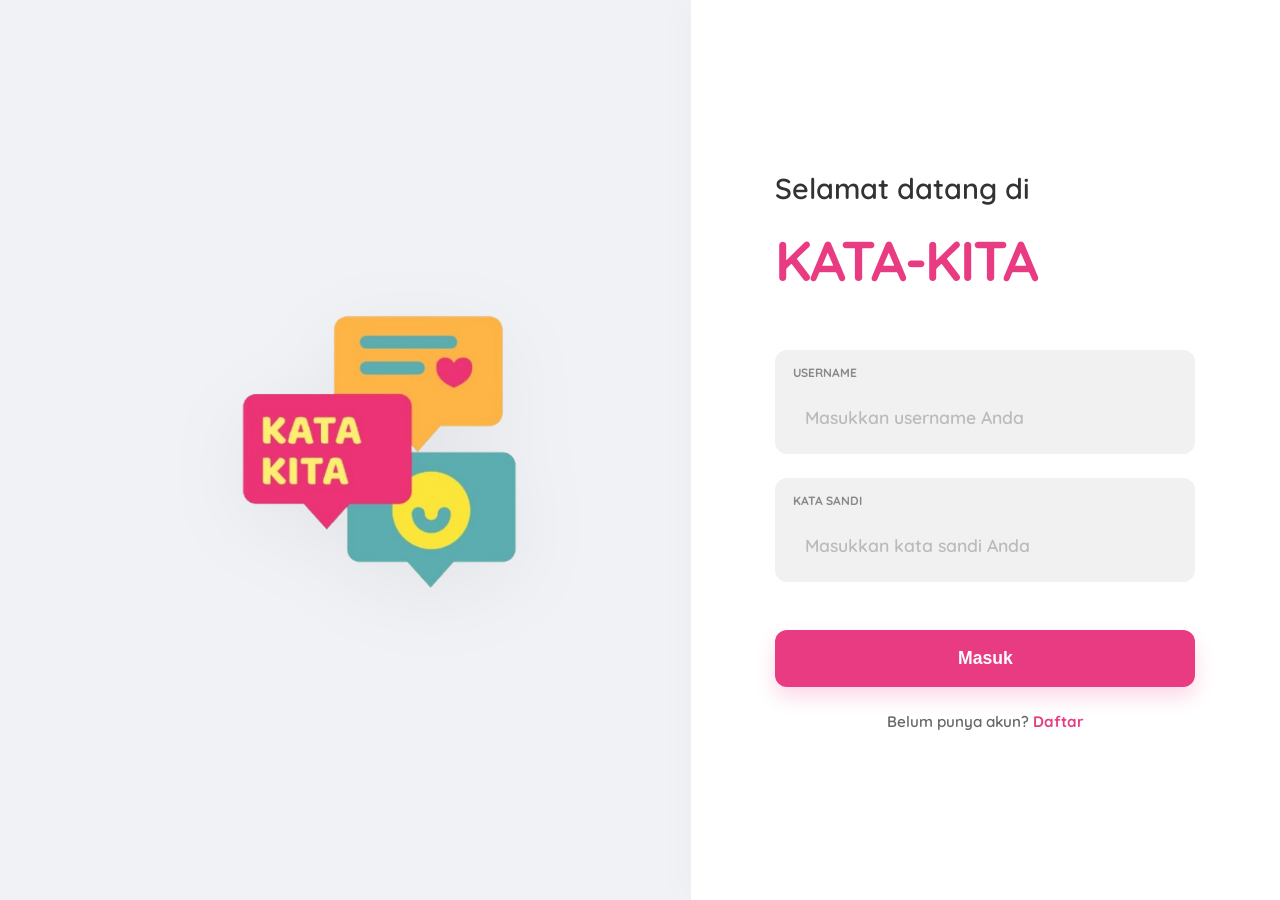
<file: pages/myspace.html>
<!DOCTYPE html>
<html lang="en">

<head>
    <meta charset="UTF-8">
    <meta name="viewport" content="width=device-width, initial-scale=1.0">
    <title>My Space - KATA-KITA</title>
    <link rel="stylesheet" href="../css/global.css">
    <link rel="stylesheet" href="../css/myspace.css">
    <script src="../js/translations.js"></script>
    <script src="../js/api.js"></script>
    <script src="../js/main.js" defer></script>
    <script src="../js/moodTracker.js" defer></script>

    <script>
        const theme = localStorage.getItem('katakita_theme') || 'light';
        document.documentElement.setAttribute('data-theme', theme);
        const lang = localStorage.getItem('katakita_language') || 'id';
        if (lang !== 'en') { document.write('<style id="lang-hide">body { visibility: hidden; }</style>'); }
    </script>
</head>

<body>
    <div class="dashboard-wrapper">
        <!-- Sidebar -->
        <aside class="sidebar">
            <div class="sidebar-logo">
                <img src="../images/KATA-KITA.png" alt="KATA-KITA Logo">
            </div>

            <div class="nav-section">

                <ul class="sidebar-nav">
                    <li>
                        <a href="myspace.html" class="active">
                            <span class="dot green"></span>
                            <span data-i18n="nav_myspace">My Space</span>
                        </a>
                    </li>
                    <li>
                        <a href="library.html">
                            <span class="dot orange"></span>
                            <span data-i18n="nav_library">Education</span>
                        </a>
                    </li>
                    <li>
                        <a href="gratitude.html">
                            <span class="dot purple"></span>
                            <span data-i18n="nav_gratitude">Gratitude Wall</span>
                        </a>
                    </li>
                    <li>
                        <a href="comfort.html">
                            <span class="dot blue"></span>
                            <span data-i18n="nav_comfort">Comfort Zone</span>
                        </a>
                    </li>
                    <li>
                        <a href="beranda.html">
                            <span class="dot pink"></span>
                            <span data-i18n="nav_home">Kindness Feed</span>
                        </a>
                    </li>
                </ul>
            </div>

            <div class="sidebar-footer">
                <ul class="sidebar-nav">
                    <li><a href="settings.html"><svg width="20" height="20" viewBox="0 0 24 24" fill="none"
                                stroke="currentColor" stroke-width="2" stroke-linecap="round" stroke-linejoin="round"
                                class="sidebar-icon">
                                <circle cx="12" cy="12" r="3"></circle>
                                <path
                                    d="M19.4 15a1.65 1.65 0 0 0 .33 1.82l.06.06a2 2 0 0 1 0 2.83 2 2 0 0 1-2.83 0l-.06-.06a1.65 1.65 0 0 0-1.82-.33 1.65 1.65 0 0 0-1 1.51V21a2 2 0 0 1-2 2 2 2 0 0 1-2-2v-.09A1.65 1.65 0 0 0 9 19.4a1.65 1.65 0 0 0-1.82.33l-.06.06a2 2 0 0 1-2.83 0 2 2 0 0 1 0-2.83l.06-.06a1.65 1.65 0 0 0 .33-1.82 1.65 1.65 0 0 0-1.51-1H3a2 2 0 0 1-2-2 2 2 0 0 1 2-2h.09A1.65 1.65 0 0 0 4.6 9a1.65 1.65 0 0 0-.33-1.82l-.06-.06a2 2 0 0 1 0-2.83 2 2 0 0 1 2.83 0l.06.06a1.65 1.65 0 0 0 1.82.33H9a1.65 1.65 0 0 0 1-1.51V3a2 2 0 0 1 2-2 2 2 0 0 1 2 2v.09a1.65 1.65 0 0 0 1 1.51 1.65 1.65 0 0 0 1.82-.33l.06-.06a2 2 0 0 1 2.83 0 2 2 0 0 1 0 2.83l-.06.06a1.65 1.65 0 0 0-.33 1.82V9a1.65 1.65 0 0 0 1.51 1H21a2 2 0 0 1 2 2 2 2 0 0 1-2 2h-.09a1.65 1.65 0 0 0-1.51 1z">
                                </path>
                            </svg><span data-i18n="nav_settings">Settings</span></a></li>
                    <li><a href="rules.html"><svg width="20" height="20" viewBox="0 0 24 24" fill="none"
                                stroke="currentColor" stroke-width="2" stroke-linecap="round" stroke-linejoin="round"
                                class="sidebar-icon">
                                <rect x="3" y="3" width="7" height="7"></rect>
                                <rect x="14" y="3" width="7" height="7"></rect>
                                <rect x="14" y="14" width="7" height="7"></rect>
                                <rect x="3" y="14" width="7" height="7"></rect>
                            </svg><span data-i18n="nav_rules">Rules</span></a></li>
                    <li><a href="tasks.html"><svg width="20" height="20" viewBox="0 0 24 24" fill="none"
                                stroke="currentColor" stroke-width="2" stroke-linecap="round" stroke-linejoin="round"
                                class="sidebar-icon">
                                <polyline points="9 11 12 14 22 4"></polyline>
                                <path d="M21 12v7a2 2 0 0 1-2 2H5a2 2 0 0 1-2-2V5a2 2 0 0 1 2-2h11"></path>
                            </svg><span data-i18n="nav_tasks">Tasks</span></a></li>
                    <li><a href="#" class="logout-btn" id="logoutBtn"><span data-i18n="nav_logout">Logout</span></a>
                    </li>
                </ul>
            </div>
        </aside>

        <!-- Main Content -->
        <main class="main-view">
            <header class="top-header">
                <div class="header-center header-title">
                </div>
                <div class="header-right">
                    <div class="header-icons">
                        <span class="theme-toggle-btn" title="Toggle Theme">
                            <svg class="moon-icon" width="20" height="20" viewBox="0 0 24 24" fill="none"
                                stroke="currentColor" stroke-width="2" stroke-linecap="round" stroke-linejoin="round">
                                <path d="M21 12.79A9 9 0 1 1 11.21 3 7 7 0 0 0 21 12.79z"></path>
                            </svg>
                            <svg class="sun-icon" width="20" height="20" viewBox="0 0 24 24" fill="none"
                                stroke="currentColor" stroke-width="2" stroke-linecap="round" stroke-linejoin="round">
                                <circle cx="12" cy="12" r="5"></circle>
                                <line x1="12" y1="1" x2="12" y2="3"></line>
                                <line x1="12" y1="21" x2="12" y2="23"></line>
                                <line x1="4.22" y1="4.22" x2="5.64" y2="5.64"></line>
                                <line x1="18.36" y1="18.36" x2="19.78" y2="19.78"></line>
                                <line x1="1" y1="12" x2="3" y2="12"></line>
                                <line x1="21" y1="12" x2="23" y2="12"></line>
                                <line x1="4.22" y1="19.78" x2="5.64" y2="18.36"></line>
                                <line x1="18.36" y1="5.64" x2="19.78" y2="4.22"></line>
                            </svg>
                        </span>
                        <span title="Calendar" id="headerCalendar">
                            <svg width="20" height="20" viewBox="0 0 24 24" fill="none" stroke="currentColor"
                                stroke-width="2" stroke-linecap="round" stroke-linejoin="round">
                                <rect x="3" y="4" width="18" height="18" rx="2" ry="2"></rect>
                                <line x1="16" y1="2" x2="16" y2="6"></line>
                                <line x1="8" y1="2" x2="8" y2="6"></line>
                                <line x1="3" y1="10" x2="21" y2="10"></line>
                            </svg>
                        </span>
                        <span title="Notifications" id="headerNotif">
                            <svg width="20" height="20" viewBox="0 0 24 24" fill="none" stroke="currentColor"
                                stroke-width="2" stroke-linecap="round" stroke-linejoin="round">
                                <path d="M18 8A6 6 0 0 0 6 8c0 7-3 9-3 9h18s-3-2-3-9"></path>
                                <path d="M13.73 21a2 2 0 0 1-3.46 0"></path>
                            </svg>
                        </span>
                    </div>
                    <div class="user-profile" onclick="window.location.href='settings.html'">
                        <div class="user-info">
                            <div class="user-name" id="userNameProfile">User</div>
                            <div class="points-badge">
                                <span>⭐</span>
                                <span id="userPoints">0</span> <span data-i18n="header_stars">Stars</span>
                            </div>
                        </div>
                        <div class="profile-avatar">👤</div>
                        <svg width="16" height="16" viewBox="0 0 24 24" fill="none" stroke="currentColor"
                            stroke-width="2" stroke-linecap="round" stroke-linejoin="round"
                            style="color: var(--color-text-muted); margin-left: -4px;">
                            <polyline points="6 9 12 15 18 9"></polyline>
                        </svg>
                    </div>
                </div>
            </header>

            <div class="page-container animate-fade-in">
                <!-- Header Section -->
                <header class="myspace-header">
                    <div class="welcome-msg">
                        <h1 id="homeNameGreeting">Hello, User!</h1>
                        <p data-i18n="myspace_subtitle">This is your own safe space. How are you feeling today?</p>
                        <br></br>
                    </div>
                    <div class="card summary-card">
                        <div class="summary-item">
                            <span class="summary-label" data-i18n="myspace_total_points">Total Points</span>
                            <span class="summary-value user-points-value">0 pts</span>
                        </div>
                    </div>
                </header>

                <div class="myspace-grid">
                    <!-- Mood Tracker Section -->
                    <section class="mood-section">
                        <!-- Horizontal Mood Selector Bar -->
                        <div class="mood-selector-bar">
                            <button class="mood-option mood-sedih" data-mood="sedih" title="Sad">😭</button>
                            <button class="mood-option mood-cemas" data-mood="cemas" title="Anxious">😖</button>
                            <button class="mood-option mood-marah" data-mood="marah" title="Angry">😡</button>
                            <button class="mood-option mood-biasa" data-mood="biasa" title="Meh">😐</button>
                            <button class="mood-option mood-senang" data-mood="senang" title="Happy">😊</button>
                            <button class="mood-option mood-bahagia" data-mood="bahagia" title="Excited">🤩</button>
                        </div>

                        <!-- Mood Stats Card (Gauge) -->
                        <div class="card mood-stats-card">
                            <div class="stats-header">
                                <h3 data-i18n="myspace_mood_tracker">Mood Tracker</h3>
                                <span data-i18n="myspace_month">Bulan</span>
                            </div>
                            <div class="gauge-container">
                                <svg class="gauge-svg" viewBox="0 0 120 75">
                                    <path class="gauge-bg" d="M20,60 A40,40 0 0,1 100,60" />
                                    <path id="gaugeValue" class="gauge-value" d="M20,60 A40,40 0 0,1 100,60" />
                                </svg>
                            </div>
                        </div>

                        <!-- Mood Calendar Card -->
                        <div class="card mood-calendar-card">
                            <div class="calendar-header" id="calendarMonthYear">May 2026</div>
                            <div class="calendar-grid" id="moodCalendarGrid">
                                <!-- Populated by JS -->
                            </div>
                        </div>

                        <!-- Hidden Legacy History (to keep JS working if needed) -->
                        <ul id="moodHistoryList" style="display: none;"></ul>
                    </section>

                    <!-- Private Diary Section (Redesigned like Pinned Sweet Message) -->
                    <section class="diary-section">
                        <div class="diary-card-new">
                            <h3 data-i18n="myspace_private_diary">Private Diary</h3>
                            <div class="diary-input-wrapper">
                                <textarea id="diaryContent" data-i18n="myspace_diary_placeholder"
                                    placeholder="Write whatever is on your mind. Only you can see this..."
                                    rows="5"></textarea>
                            </div>
                            <button id="saveDiaryBtn" class="save-diary-btn" data-i18n="myspace_btn_save_diary">Save
                                Diary</button>
                        </div>

                        <!-- Stars Reward Card -->
                        <div class="card stars-reward-card">
                            <div class="reward-star-circle">⭐</div>
                            <div class="reward-points-value" id="rewardPointsDisplay">0</div>
                            <div class="reward-points-label" data-i18n="myspace_stars_collected">Bintang Terkumpul</div>

                            <div class="reward-progress-container">
                                <div class="reward-progress-fill" id="rewardProgressFill" style="width: 0%;"></div>
                            </div>

                            <div class="reward-hint" id="rewardHintText">
                                Memuat status reward...
                            </div>
                        </div>

                        <!-- Diary History Section -->
                        <div class="card diary-history-card">
                            <h3 data-i18n="myspace_diary_history">Diary History</h3>
                            <div id="diaryHistoryList" class="diary-history-list">
                                <!-- Populated by JS -->
                            </div>
                        </div>
                    </section>
                </div>
            </div>
        </main>
    </div>
</body>

</html>
</file>
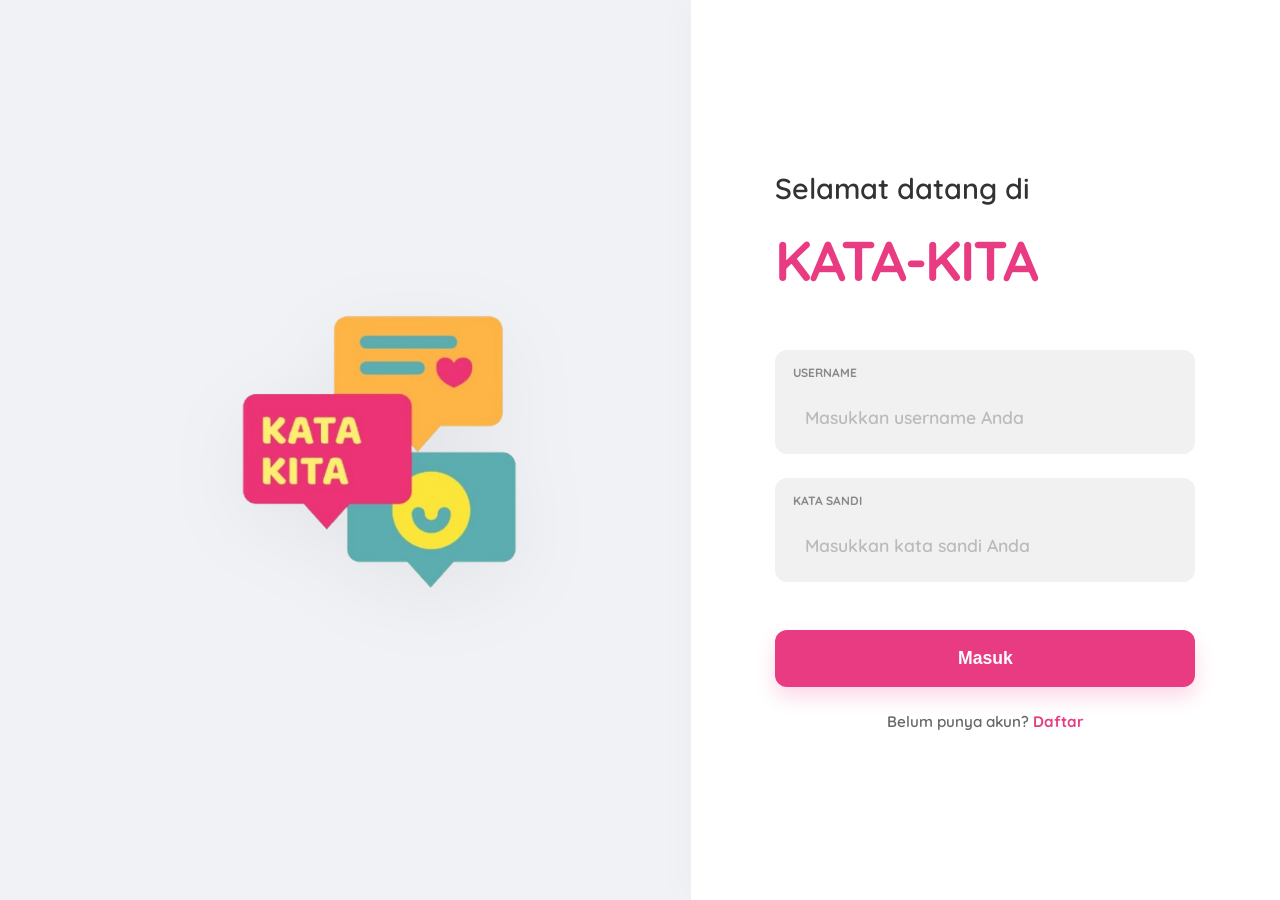
<file: pages/rules.html>
<!DOCTYPE html>
<html lang="en">

<head>
    <meta charset="UTF-8">
    <meta name="viewport" content="width=device-width, initial-scale=1.0">
    <title>Community Rules - KATA-KITA</title>
    <link rel="stylesheet" href="../css/global.css">
    <link rel="stylesheet" href="../css/rules.css">
    <script src="../js/translations.js"></script>
    <script src="../js/api.js"></script>
    <script src="../js/main.js" defer></script>

    <script>
        const theme = localStorage.getItem('katakita_theme') || 'light';
        document.documentElement.setAttribute('data-theme', theme);
        const lang = localStorage.getItem('katakita_language') || 'id';
        if (lang !== 'en') { document.write('<style id="lang-hide">body { visibility: hidden; }</style>'); }
    </script>
</head>

<body>
    <div class="dashboard-wrapper">
        <!-- Sidebar -->
        <aside class="sidebar">
            <div class="sidebar-logo">
                <img src="../images/KATA-KITA.png" alt="KATA-KITA Logo">
            </div>

            <div class="nav-section">

                <ul class="sidebar-nav">
                    <li>
                        <a href="myspace.html">
                            <span class="dot green"></span>
                            <span data-i18n="nav_myspace">My Space</span>
                        </a>
                    </li>
                    <li>
                        <a href="library.html">
                            <span class="dot orange"></span>
                            <span data-i18n="nav_library">Education</span>
                        </a>
                    </li>
                    <li>
                        <a href="gratitude.html">
                            <span class="dot purple"></span>
                            <span data-i18n="nav_gratitude">Gratitude Wall</span>
                        </a>
                    </li>
                    <li>
                        <a href="comfort.html">
                            <span class="dot blue"></span>
                            <span data-i18n="nav_comfort">Comfort Zone</span>
                        </a>
                    </li>
                    <li>
                        <a href="beranda.html">
                            <span class="dot pink"></span>
                            <span data-i18n="nav_home">Kindness Feed</span>
                        </a>
                    </li>
                </ul>
            </div>

            <div class="sidebar-footer">
                <ul class="sidebar-nav">
                    <li><a href="settings.html"><svg width="20" height="20" viewBox="0 0 24 24" fill="none"
                                stroke="currentColor" stroke-width="2" stroke-linecap="round" stroke-linejoin="round"
                                class="sidebar-icon">
                                <circle cx="12" cy="12" r="3"></circle>
                                <path
                                    d="M19.4 15a1.65 1.65 0 0 0 .33 1.82l.06.06a2 2 0 0 1 0 2.83 2 2 0 0 1-2.83 0l-.06-.06a1.65 1.65 0 0 0-1.82-.33 1.65 1.65 0 0 0-1 1.51V21a2 2 0 0 1-2 2 2 2 0 0 1-2-2v-.09A1.65 1.65 0 0 0 9 19.4a1.65 1.65 0 0 0-1.82.33l-.06.06a2 2 0 0 1-2.83 0 2 2 0 0 1 0-2.83l.06-.06a1.65 1.65 0 0 0 .33-1.82 1.65 1.65 0 0 0-1.51-1H3a2 2 0 0 1-2-2 2 2 0 0 1 2-2h.09A1.65 1.65 0 0 0 4.6 9a1.65 1.65 0 0 0-.33-1.82l-.06-.06a2 2 0 0 1 0-2.83 2 2 0 0 1 2.83 0l.06.06a1.65 1.65 0 0 0 1.82.33H9a1.65 1.65 0 0 0 1-1.51V3a2 2 0 0 1 2-2 2 2 0 0 1 2 2v.09a1.65 1.65 0 0 0 1 1.51 1.65 1.65 0 0 0 1.82-.33l.06-.06a2 2 0 0 1 2.83 0 2 2 0 0 1 0 2.83l-.06.06a1.65 1.65 0 0 0-.33 1.82V9a1.65 1.65 0 0 0 1.51 1H21a2 2 0 0 1 2 2 2 2 0 0 1-2 2h-.09a1.65 1.65 0 0 0-1.51 1z">
                                </path>
                            </svg><span data-i18n="nav_settings">Settings</span></a></li>
                    <li><a href="rules.html"><svg width="20" height="20" viewBox="0 0 24 24" fill="none"
                                stroke="currentColor" stroke-width="2" stroke-linecap="round" stroke-linejoin="round"
                                class="sidebar-icon">
                                <rect x="3" y="3" width="7" height="7"></rect>
                                <rect x="14" y="3" width="7" height="7"></rect>
                                <rect x="14" y="14" width="7" height="7"></rect>
                                <rect x="3" y="14" width="7" height="7"></rect>
                            </svg><span data-i18n="nav_rules">Rules</span></a></li>
                    <li><a href="tasks.html"><svg width="20" height="20" viewBox="0 0 24 24" fill="none"
                                stroke="currentColor" stroke-width="2" stroke-linecap="round" stroke-linejoin="round"
                                class="sidebar-icon">
                                <polyline points="9 11 12 14 22 4"></polyline>
                                <path d="M21 12v7a2 2 0 0 1-2 2H5a2 2 0 0 1-2-2V5a2 2 0 0 1 2-2h11"></path>
                            </svg><span data-i18n="nav_tasks">Tasks</span></a></li>
                    <li><a href="#" class="logout-btn" id="logoutBtn"><span data-i18n="nav_logout">Logout</span></a>
                    </li>
                </ul>
            </div>
        </aside>

        <!-- Main Content -->
        <main class="main-view">
            <header class="top-header">
                <div class="header-center header-title">
                </div>
                <div class="header-right">
                    <div class="header-icons">
                        <span class="theme-toggle-btn" title="Toggle Theme">
                            <svg class="moon-icon" width="20" height="20" viewBox="0 0 24 24" fill="none"
                                stroke="currentColor" stroke-width="2" stroke-linecap="round" stroke-linejoin="round">
                                <path d="M21 12.79A9 9 0 1 1 11.21 3 7 7 0 0 0 21 12.79z"></path>
                            </svg>
                            <svg class="sun-icon" width="20" height="20" viewBox="0 0 24 24" fill="none"
                                stroke="currentColor" stroke-width="2" stroke-linecap="round" stroke-linejoin="round">
                                <circle cx="12" cy="12" r="5"></circle>
                                <line x1="12" y1="1" x2="12" y2="3"></line>
                                <line x1="12" y1="21" x2="12" y2="23"></line>
                                <line x1="4.22" y1="4.22" x2="5.64" y2="5.64"></line>
                                <line x1="18.36" y1="18.36" x2="19.78" y2="19.78"></line>
                                <line x1="1" y1="12" x2="3" y2="12"></line>
                                <line x1="21" y1="12" x2="23" y2="12"></line>
                                <line x1="4.22" y1="19.78" x2="5.64" y2="18.36"></line>
                                <line x1="18.36" y1="5.64" x2="19.78" y2="4.22"></line>
                            </svg>
                        </span>
                        <span title="Calendar" id="headerCalendar">
                            <svg width="20" height="20" viewBox="0 0 24 24" fill="none" stroke="currentColor"
                                stroke-width="2" stroke-linecap="round" stroke-linejoin="round">
                                <rect x="3" y="4" width="18" height="18" rx="2" ry="2"></rect>
                                <line x1="16" y1="2" x2="16" y2="6"></line>
                                <line x1="8" y1="2" x2="8" y2="6"></line>
                                <line x1="3" y1="10" x2="21" y2="10"></line>
                            </svg>
                        </span>
                        <span title="Notifications" id="headerNotif">
                            <svg width="20" height="20" viewBox="0 0 24 24" fill="none" stroke="currentColor"
                                stroke-width="2" stroke-linecap="round" stroke-linejoin="round">
                                <path d="M18 8A6 6 0 0 0 6 8c0 7-3 9-3 9h18s-3-2-3-9"></path>
                                <path d="M13.73 21a2 2 0 0 1-3.46 0"></path>
                            </svg>
                        </span>
                    </div>
                    <div class="user-profile" onclick="window.location.href='settings.html'">
                        <div class="user-info">
                            <div class="user-name" id="userNameProfile">User</div>
                            <div class="points-badge">
                                <span>⭐</span>
                                <span id="userPoints">0</span> <span data-i18n="header_stars">Stars</span>
                            </div>
                        </div>
                        <div class="profile-avatar">👤</div>
                        <svg width="16" height="16" viewBox="0 0 24 24" fill="none" stroke="currentColor"
                            stroke-width="2" stroke-linecap="round" stroke-linejoin="round"
                            style="color: var(--color-text-muted); margin-left: -4px;">
                            <polyline points="6 9 12 15 18 9"></polyline>
                        </svg>
                    </div>
                </div>
            </header>

            <div class="page-container animate-fade-in">
                <header class="rules-header">
                    <h1 data-i18n="rules_title">Community Rules</h1>
                    <p data-i18n="rules_subtitle">Untuk menjaga KATA-KITA tetap menjadi ruang kecil yang penuh kebaikan,
                        setiap pengguna wajib mematuhi aturan berikut:</p>
                </header>

                <div class="rules-box">
                    <div class="rule-item">
                        <h3 data-i18n="rule1_title">1. Menjaga Anonimitas dan Privasi</h3>
                        <p data-i18n="rule1_desc">Demi kenyamanan bersama, mohon untuk tidak mencantumkan identitas
                            pribadi seperti nama asli, kelas, nomor kamar, maupun detail spesifik lainnya dalam setiap
                            unggahan. Prinsip utama platform ini adalah keanoniman guna memastikan setiap orang dapat
                            berekspresi tanpa rasa terancam oleh penilaian sosial.</p>
                    </div>

                    <div class="rule-item">
                        <h3 data-i18n="rule2_title">2. Dukungan Empati dan Validasi Emosional</h3>
                        <p data-i18n="rule2_desc">Gunakanlah bahasa yang santun dan suportif dalam memberikan tanggapan.
                            Kami sangat menghargai interaksi yang membangun, penuh empati, dan menghargai perasaan
                            sesama teman tanpa adanya penghakiman (no judging).</p>
                    </div>

                    <div class="rule-item">
                        <h3 data-i18n="rule3_title">3. Lingkungan Bebas Perundungan (Zero Bullying)</h3>
                        <p data-i18n="rule3_desc">Kami menerapkan kebijakan toleransi nol terhadap segala bentuk
                            perundungan, kata-kata kasar, hinaan, maupun ancaman. Segala konten yang mengandung unsur
                            tersebut akan secara otomatis dihapus oleh sistem demi menjaga ekosistem komunikasi yang
                            sehat.</p>
                    </div>

                    <div class="rule-item">
                        <h3 data-i18n="rule4_title">4. Fokus pada Pengungkapan Diri yang Positif</h3>
                        <p data-i18n="rule4_desc">Gunakan ruang ini untuk merefleksikan dan mengungkapkan perasaan
                            pribadi Anda secara tulus (self-disclosure). Mohon untuk tidak menggunakan platform ini
                            sebagai sarana menyebarkan rumor, gosip, atau membuka aib pihak lain di lingkungan asrama.
                        </p>
                    </div>

                    <div class="rule-item">
                        <h3 data-i18n="rule5_title">5. Keamanan dan Kesejahteraan Subjek</h3>
                        <p data-i18n="rule5_desc">Demi keselamatan Anda, dilarang keras mengunggah konten yang merujuk
                            pada tindakan menyakiti diri sendiri (self-harm) atau orang lain. Platform ini dilengkapi
                            dengan algoritma deteksi kata kunci darurat untuk memberikan bantuan segera jika ditemukan
                            indikasi bahaya. Apabila Anda dalam kondisi darurat, sangat disarankan untuk segera
                            menghubungi pendamping asrama atau pihak medis terkait.</p>
                    </div>

                    <div class="rule-item">
                        <h3 data-i18n="rule6_title">6. Pemanfaatan Fitur Pelaporan (Report)</h3>
                        <p data-i18n="rule6_desc">Mari bersama-sama menjaga komunitas ini. Jika Anda menemukan unggahan
                            atau interaksi yang melanggar ketentuan di atas, mohon kesediaannya untuk menggunakan fitur
                            pelaporan (Report) agar tim admin dapat segera menindaklanjutinya demi keamanan privasi
                            seluruh siswi.</p>
                    </div>
                </div>
            </div>
        </main>
    </div>
</body>

</html>
</file>
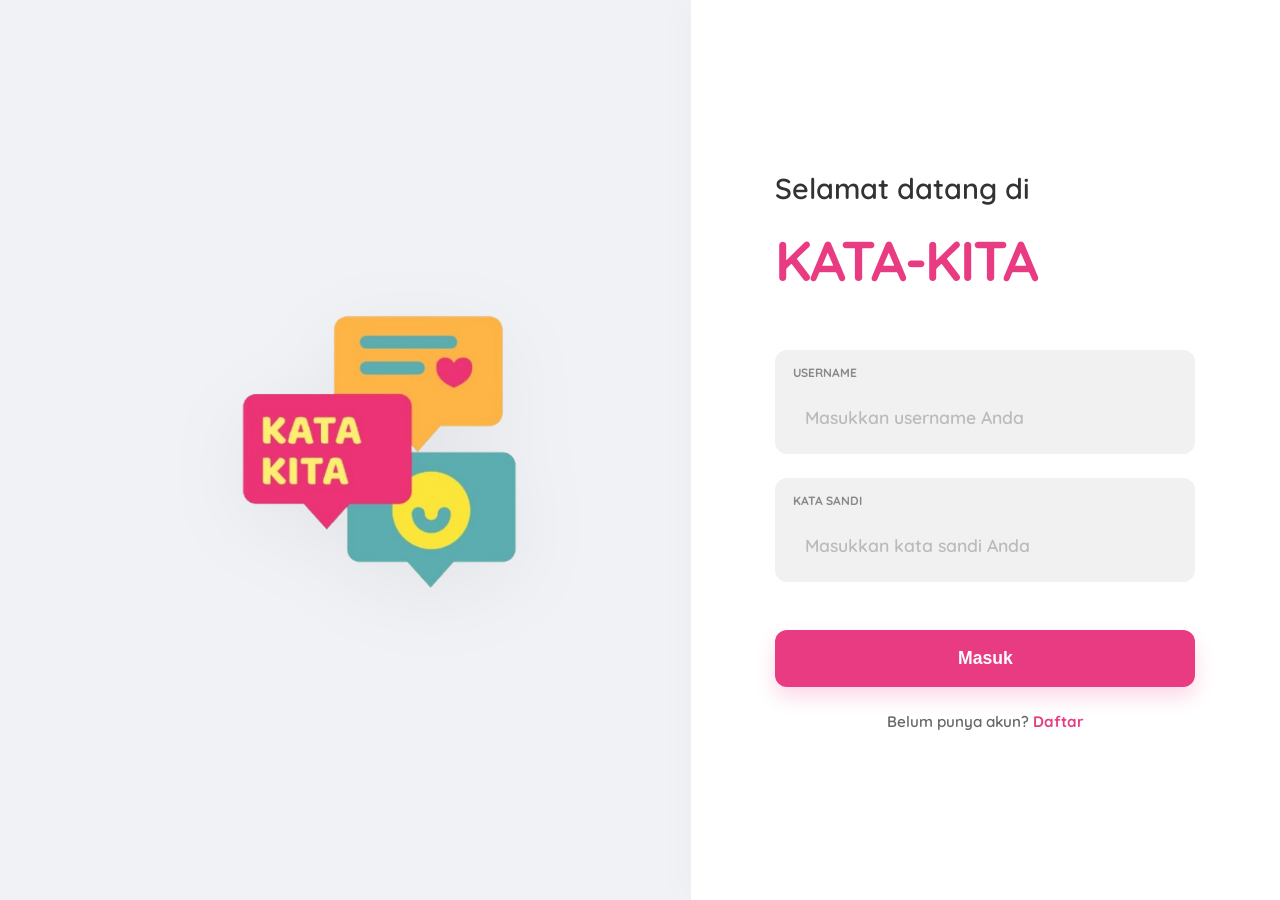
<file: pages/settings.html>
<!DOCTYPE html>
<html lang="en">

<head>
    <meta charset="UTF-8">
    <meta name="viewport" content="width=device-width, initial-scale=1.0">
    <title>Settings - KATA-KITA</title>
    <link rel="stylesheet" href="../css/global.css">
    <link rel="stylesheet" href="../css/settings.css">
    <script src="../js/translations.js"></script>
    <script src="../js/api.js"></script>
    <script src="../js/main.js" defer></script>
    <script src="../js/settings.js" defer></script>

    <script>
        const theme = localStorage.getItem('katakita_theme') || 'light';
        document.documentElement.setAttribute('data-theme', theme);
        const lang = localStorage.getItem('katakita_language') || 'id';
        if (lang !== 'en') { document.write('<style id="lang-hide">body { visibility: hidden; }</style>'); }
    </script>
</head>

<body>
    <div class="dashboard-wrapper">
        <!-- Sidebar -->
        <aside class="sidebar">
            <div class="sidebar-logo">
                <img src="../images/KATA-KITA.png" alt="KATA-KITA Logo">
            </div>

            <div class="nav-section">

                <ul class="sidebar-nav">
                    <li>
                        <a href="myspace.html">
                            <span class="dot green"></span>
                            <span data-i18n="nav_myspace">My Space</span>
                        </a>
                    </li>
                    <li>
                        <a href="library.html">
                            <span class="dot orange"></span>
                            <span data-i18n="nav_library">Education</span>
                        </a>
                    </li>
                    <li>
                        <a href="gratitude.html">
                            <span class="dot purple"></span>
                            <span data-i18n="nav_gratitude">Gratitude Wall</span>
                        </a>
                    </li>
                    <li>
                        <a href="comfort.html">
                            <span class="dot blue"></span>
                            <span data-i18n="nav_comfort">Comfort Zone</span>
                        </a>
                    </li>
                    <li>
                        <a href="beranda.html">
                            <span class="dot pink"></span>
                            <span data-i18n="nav_home">Kindness Feed</span>
                        </a>
                    </li>
                </ul>
            </div>

            <div class="sidebar-footer">
                <ul class="sidebar-nav">
                    <li><a href="settings.html" class="active"><svg width="20" height="20" viewBox="0 0 24 24"
                                fill="none" stroke="currentColor" stroke-width="2" stroke-linecap="round"
                                stroke-linejoin="round" class="sidebar-icon">
                                <circle cx="12" cy="12" r="3"></circle>
                                <path
                                    d="M19.4 15a1.65 1.65 0 0 0 .33 1.82l.06.06a2 2 0 0 1 0 2.83 2 2 0 0 1-2.83 0l-.06-.06a1.65 1.65 0 0 0-1.82-.33 1.65 1.65 0 0 0-1 1.51V21a2 2 0 0 1-2 2 2 2 0 0 1-2-2v-.09A1.65 1.65 0 0 0 9 19.4a1.65 1.65 0 0 0-1.82.33l-.06.06a2 2 0 0 1-2.83 0 2 2 0 0 1 0-2.83l.06-.06a1.65 1.65 0 0 0 .33-1.82 1.65 1.65 0 0 0-1.51-1H3a2 2 0 0 1-2-2 2 2 0 0 1 2-2h.09A1.65 1.65 0 0 0 4.6 9a1.65 1.65 0 0 0-.33-1.82l-.06-.06a2 2 0 0 1 0-2.83 2 2 0 0 1 2.83 0l.06.06a1.65 1.65 0 0 0 1.82.33H9a1.65 1.65 0 0 0 1-1.51V3a2 2 0 0 1 2-2 2 2 0 0 1 2 2v.09a1.65 1.65 0 0 0 1 1.51 1.65 1.65 0 0 0 1.82-.33l.06-.06a2 2 0 0 1 2.83 0 2 2 0 0 1 0 2.83l-.06.06a1.65 1.65 0 0 0-.33 1.82V9a1.65 1.65 0 0 0 1.51 1H21a2 2 0 0 1 2 2 2 2 0 0 1-2 2h-.09a1.65 1.65 0 0 0-1.51 1z">
                                </path>
                            </svg><span data-i18n="nav_settings">Settings</span></a></li>
                    <li><a href="rules.html"><svg width="20" height="20" viewBox="0 0 24 24" fill="none"
                                stroke="currentColor" stroke-width="2" stroke-linecap="round" stroke-linejoin="round"
                                class="sidebar-icon">
                                <rect x="3" y="3" width="7" height="7"></rect>
                                <rect x="14" y="3" width="7" height="7"></rect>
                                <rect x="14" y="14" width="7" height="7"></rect>
                                <rect x="3" y="14" width="7" height="7"></rect>
                            </svg><span data-i18n="nav_rules">Rules</span></a></li>
                    <li><a href="tasks.html"><svg width="20" height="20" viewBox="0 0 24 24" fill="none"
                                stroke="currentColor" stroke-width="2" stroke-linecap="round" stroke-linejoin="round"
                                class="sidebar-icon">
                                <polyline points="9 11 12 14 22 4"></polyline>
                                <path d="M21 12v7a2 2 0 0 1-2 2H5a2 2 0 0 1-2-2V5a2 2 0 0 1 2-2h11"></path>
                            </svg><span data-i18n="nav_tasks">Tasks</span></a></li>
                    <li><a href="#" class="logout-btn" id="logoutBtn"><span data-i18n="nav_logout">Logout</span></a>
                    </li>
                </ul>
            </div>
        </aside>

        <!-- Main Content -->
        <main class="main-view">
            <header class="top-header">
                <div class="header-center header-title">
                </div>
                <div class="header-right">
                    <div class="header-icons">
                        <span class="theme-toggle-btn" title="Toggle Theme">
                            <svg class="moon-icon" width="20" height="20" viewBox="0 0 24 24" fill="none"
                                stroke="currentColor" stroke-width="2" stroke-linecap="round" stroke-linejoin="round">
                                <path d="M21 12.79A9 9 0 1 1 11.21 3 7 7 0 0 0 21 12.79z"></path>
                            </svg>
                            <svg class="sun-icon" width="20" height="20" viewBox="0 0 24 24" fill="none"
                                stroke="currentColor" stroke-width="2" stroke-linecap="round" stroke-linejoin="round">
                                <circle cx="12" cy="12" r="5"></circle>
                                <line x1="12" y1="1" x2="12" y2="3"></line>
                                <line x1="12" y1="21" x2="12" y2="23"></line>
                                <line x1="4.22" y1="4.22" x2="5.64" y2="5.64"></line>
                                <line x1="18.36" y1="18.36" x2="19.78" y2="19.78"></line>
                                <line x1="1" y1="12" x2="3" y2="12"></line>
                                <line x1="21" y1="12" x2="23" y2="12"></line>
                                <line x1="4.22" y1="19.78" x2="5.64" y2="18.36"></line>
                                <line x1="18.36" y1="5.64" x2="19.78" y2="4.22"></line>
                            </svg>
                        </span>
                        <span title="Calendar" id="headerCalendar">
                            <svg width="20" height="20" viewBox="0 0 24 24" fill="none" stroke="currentColor"
                                stroke-width="2" stroke-linecap="round" stroke-linejoin="round">
                                <rect x="3" y="4" width="18" height="18" rx="2" ry="2"></rect>
                                <line x1="16" y1="2" x2="16" y2="6"></line>
                                <line x1="8" y1="2" x2="8" y2="6"></line>
                                <line x1="3" y1="10" x2="21" y2="10"></line>
                            </svg>
                        </span>
                        <span title="Notifications" id="headerNotif">
                            <svg width="20" height="20" viewBox="0 0 24 24" fill="none" stroke="currentColor"
                                stroke-width="2" stroke-linecap="round" stroke-linejoin="round">
                                <path d="M18 8A6 6 0 0 0 6 8c0 7-3 9-3 9h18s-3-2-3-9"></path>
                                <path d="M13.73 21a2 2 0 0 1-3.46 0"></path>
                            </svg>
                        </span>
                    </div>
                    <div class="user-profile" onclick="window.location.href='settings.html'">
                        <div class="user-info">
                            <div class="user-name" id="userNameProfile">User</div>
                            <div class="points-badge">
                                <span>⭐</span>
                                <span id="userPoints">0</span> <span data-i18n="header_stars">Stars</span>
                            </div>
                        </div>
                        <div class="profile-avatar" id="headerAvatar">👤</div>
                        <svg width="16" height="16" viewBox="0 0 24 24" fill="none" stroke="currentColor"
                            stroke-width="2" stroke-linecap="round" stroke-linejoin="round"
                            style="color: var(--color-text-muted); margin-left: -4px;">
                            <polyline points="6 9 12 15 18 9"></polyline>
                        </svg>
                    </div>
                </div>
            </header>

            <div class="page-container animate-fade-in">
                <h1 class="page-title" data-i18n="settings_title">Settings</h1>

                <div class="settings-content">
                    <!-- Left Sidebar (Settings Navigation) -->
                    <div class="settings-sidebar">
                        <ul>
                            <li class="active" data-section="personal" data-i18n="settings_personal">Personal
                                Information</li>

                            <li data-section="language" data-i18n="settings_language">Language</li>
                            <li data-section="display" data-i18n="settings_display">Display</li>
                            <li data-section="notifications" data-i18n="settings_notifications">Notifications</li>
                        </ul>
                    </div>

                    <!-- Right Content (Settings Form) -->
                    <div class="settings-form">
                        <!-- Personal Section -->
                        <div class="settings-section active" id="section-personal">
                            <!-- Profile Picture Section -->
                            <div class="form-section avatar-section">
                                <label class="section-label" data-i18n="settings_avatar_label">Edit Profile
                                    Picture</label>
                                <div class="avatar-grid" id="avatarGrid">
                                    <div class="avatar-item selected" data-avatar="avatar1"><img
                                            src="../images/avatars/avatar1.jpg" alt="Duck Blue"></div>
                                    <div class="avatar-item" data-avatar="avatar2"><img
                                            src="../images/avatars/avatar2.jpg" alt="Duck Light Blue"></div>
                                    <div class="avatar-item" data-avatar="avatar3"><img
                                            src="../images/avatars/avatar3.jpg" alt="Cow"></div>
                                    <div class="avatar-item" data-avatar="avatar4"><img
                                            src="../images/avatars/avatar4.jpg" alt="Cat"></div>
                                    <div class="avatar-item" data-avatar="avatar5"><img
                                            src="../images/avatars/avatar5.jpg" alt="Frog"></div>
                                    <div class="avatar-item" data-avatar="avatar6"><img
                                            src="../images/avatars/avatar6.jpg" alt="Crocodile"></div>
                                </div>
                            </div>

                            <!-- Personal Info -->
                            <div class="settings-group-wrapper">
                                <div class="form-group" style="margin-top: 20px;">
                                    <label>Display Name</label>
                                    <div class="input-with-icon">
                                        <input type="text" id="displayNameInput"
                                            placeholder="Display name shown in feed">
                                    </div>
                                </div>
                            </div>
                        </div>

                        <!-- Language Section -->
                        <div class="settings-section" id="section-language">
                            <div class="settings-group-wrapper">
                                <div class="form-group">
                                    <div class="select-wrapper">
                                        <div class="select-trigger" id="languageSelect">
                                            <span id="selectedLanguage">Bahasa Indonesia</span>
                                            <svg width="16" height="16" viewBox="0 0 24 24" fill="none"
                                                stroke="currentColor" stroke-width="2" stroke-linecap="round"
                                                stroke-linejoin="round">
                                                <polyline points="6 9 12 15 18 9"></polyline>
                                            </svg>
                                        </div>
                                        <div class="select-dropdown" id="languageDropdown" style="display: none;">
                                            <div class="option" data-lang="id"><span>Bahasa Indonesia</span></div>
                                            <div class="option" data-lang="en"><span>English (UK)</span></div>
                                        </div>
                                    </div>
                                </div>
                            </div>
                        </div>

                        <!-- Display Section -->
                        <div class="settings-section" id="section-display">
                            <div class="settings-group-wrapper">
                                <div class="form-group">
                                    <div class="segmented-control">
                                        <button class="segment" id="lightModeBtn" data-i18n="settings_light_mode">☀️
                                            Light Mode</button>
                                        <button class="segment" id="darkModeBtn" data-i18n="settings_dark_mode">🌙 Dark
                                            Mode</button>
                                    </div>
                                </div>
                            </div>
                        </div>

                        <!-- Notifications Section -->
                        <div class="settings-section" id="section-notifications">
                            <div class="settings-group-wrapper">
                                <div class="form-group">
                                    <div class="notification-options">
                                        <div class="toggle-item">
                                            <span data-i18n="settings_popup_notif">Pop-up Notifications</span>
                                            <label class="switch">
                                                <input type="checkbox" id="pushNotifToggle" checked>
                                                <span class="slider round"></span>
                                            </label>
                                        </div>
                                    </div>
                                </div>
                            </div>
                        </div>

                        <!-- Footer Buttons -->
                        <div class="form-footer">
                            <button class="btn-primary" id="saveChangesBtn" data-i18n="settings_btn_save">Save
                                Changes</button>
                            <button class="btn-ghost" id="cancelBtn" data-i18n="settings_btn_cancel">Cancel</button>
                        </div>
                    </div>
                </div>
            </div>
        </main>
    </div>
</body>

</html>
</file>
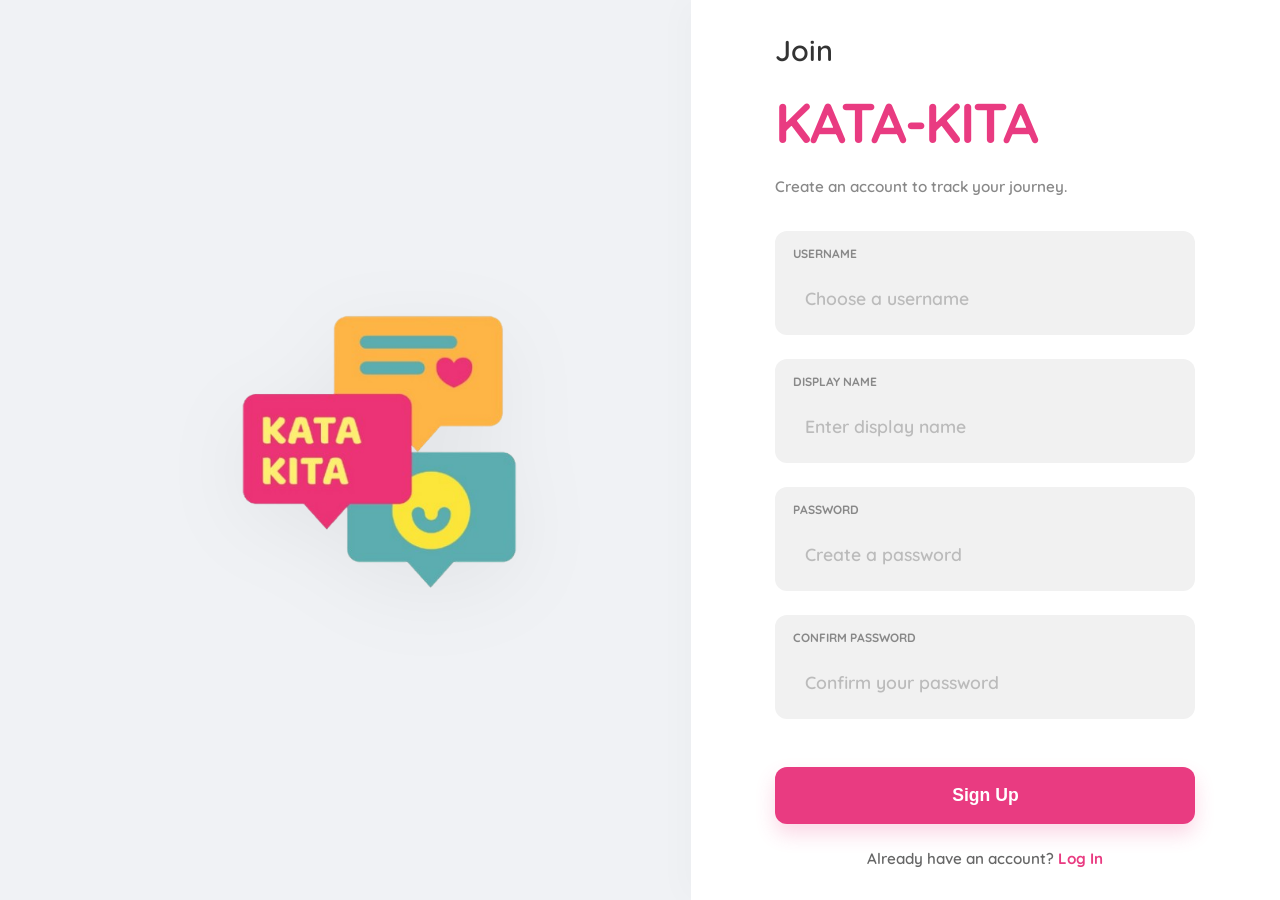
<file: pages/signup.html>
<!DOCTYPE html>
<html lang="en">

<head>
    <meta charset="UTF-8">
    <meta name="viewport" content="width=device-width, initial-scale=1.0">
    <title>Sign Up - KATA-KITA</title>
    <link rel="stylesheet" href="../css/global.css">
    <script src="../js/translations.js"></script>
    <style>
        body {
            background-color: #f5f5f5;
            display: flex;
            align-items: center;
            justify-content: center;
            min-height: 100vh;
            margin: 0;
            font-family: 'Quicksand', system-ui, -apple-system, sans-serif;
            font-weight: 600;
        }

        .split-container {
            display: flex;
            width: 100%;
            height: 100vh;
            background-color: #f7f8fa;
        }

        /* Left Side Illustration */
        .illustration-side {
            flex: 1.2;
            display: flex;
            align-items: center;
            justify-content: center;
            padding: 40px;
            background-color: #f0f2f5;
        }

        .illustration-side img {
            max-width: 80%;
            height: auto;
            filter: drop-shadow(0 20px 40px rgba(0, 0, 0, 0.05));
        }

        /* Right Side Form */
        .form-side {
            flex: 1;
            background-color: white;
            display: flex;
            align-items: center;
            justify-content: center;
            padding: 40px;
            box-shadow: -10px 0 30px rgba(0, 0, 0, 0.02);
            transition: all 0.4s ease;
        }

        .login-card {
            width: 100%;
            max-width: 420px;
            text-align: left;
        }

        .welcome-text {
            font-size: 1.8rem;
            color: #333;
            margin-bottom: 8px;
            font-weight: 600;
        }

        .brand-name {
            font-size: 3.5rem;
            color: var(--color-primary);
            font-weight: 900;
            margin-bottom: 12px;
            letter-spacing: -2px;
            text-transform: uppercase;
        }

        .subtitle {
            color: #888;
            margin-bottom: 32px;
            font-size: 0.95rem;
        }

        /* Input Styles */
        .input-group {
            margin-bottom: 24px;
            background: #f1f1f1;
            padding: 12px 16px;
            border-radius: 12px;
            display: flex;
            flex-direction: column;
            border: 2px solid transparent;
            transition: all 0.2s ease;
        }

        .input-group:focus-within {
            background: white;
            border-color: var(--color-primary);
            box-shadow: 0 0 0 4px rgba(233, 59, 129, 0.1);
        }

        .input-group label {
            font-size: 0.75rem;
            color: #888;
            font-weight: 700;
            text-transform: uppercase;
            margin-bottom: 4px;
        }

        .input-group input {
            background: transparent;
            border: none;
            outline: none;
            font-size: 1.1rem;
            color: #333;
            font-weight: 600;
            width: 100%;
        }

        .input-group input::placeholder {
            color: #bbb;
        }

        .login-btn {
            width: 100%;
            padding: 18px;
            background-color: var(--color-primary);
            color: white;
            border: none;
            border-radius: 12px;
            font-size: 1.1rem;
            font-weight: 700;
            cursor: pointer;
            transition: all 0.3s ease;
            box-shadow: 0 10px 20px rgba(233, 59, 129, 0.2);
            position: relative;
        }

        .login-btn:hover {
            background-color: var(--color-accent);
            transform: translateY(-2px);
            box-shadow: 0 15px 30px rgba(233, 59, 129, 0.3);
        }

        .login-btn:disabled {
            background-color: #ccc;
            cursor: not-allowed;
            transform: none;
            box-shadow: none;
        }

        .link-text {
            text-align: center;
            margin-top: 24px;
            font-size: 0.95rem;
            color: #666;
        }

        .link-text a {
            color: var(--color-primary);
            font-weight: 700;
            text-decoration: none;
        }

        .link-text a:hover {
            text-decoration: underline;
        }

        .error-message {
            color: #E53E3E;
            font-size: 0.85rem;
            margin-top: 8px;
            display: none;
        }

        @media (max-width: 900px) {
            .illustration-side {
                display: none;
            }

            .form-side {
                flex: 1;
            }
        }
    </style>
</head>

<body>
    <div class="split-container">
        <!-- Left Side: Illustration -->
        <div class="illustration-side">
            <img src="../images/logo-only.png" alt="KATA-KITA Illustration" style="max-width: 60%; height: auto;">
        </div>

        <!-- Right Side: Form -->
        <div class="form-side">
            <div class="login-card animate-fade-in">
                <h2 class="welcome-text">Join</h2>
                <h1 class="brand-name">KATA-KITA</h1>
                <p class="subtitle">Create an account to track your journey.</p>

                <form id="signupForm" style="margin-top: 24px;">
                    <div class="input-group">
                        <label for="username">Username</label>
                        <input type="text" id="username" placeholder="Choose a username" required autocomplete="off">
                    </div>
                    <!-- New Display Name Field -->
                    <div class="input-group" style="margin-top: 16px;">
                        <label for="display_name">Display Name</label>
                        <input type="text" id="display_name" placeholder="Enter display name" required
                            autocomplete="off">
                    </div>
                    <div class="input-group" style="margin-top: 16px;">
                        <label for="password">Password</label>
                        <input type="password" id="password" placeholder="Create a password" required
                            autocomplete="new-password">
                    </div>
                    <div class="input-group" style="margin-top: 16px;">
                        <label for="confirm_password">Confirm Password</label>
                        <input type="password" id="confirm_password" placeholder="Confirm your password" required
                            autocomplete="new-password">
                    </div>

                    <div id="errorMessage" class="error-message">Passwords do not match.</div>

                    <button type="submit" id="submitBtn" class="login-btn" style="margin-top: 24px;">Sign Up</button>

                    <div class="link-text">
                        Already have an account? <a href="../index.html">Log In</a>
                    </div>
                </form>
            </div>
        </div>
    </div>

    <script src="../js/signup.js"></script>
    <script src="../js/api.js"></script>
</body>

</html>
</file>
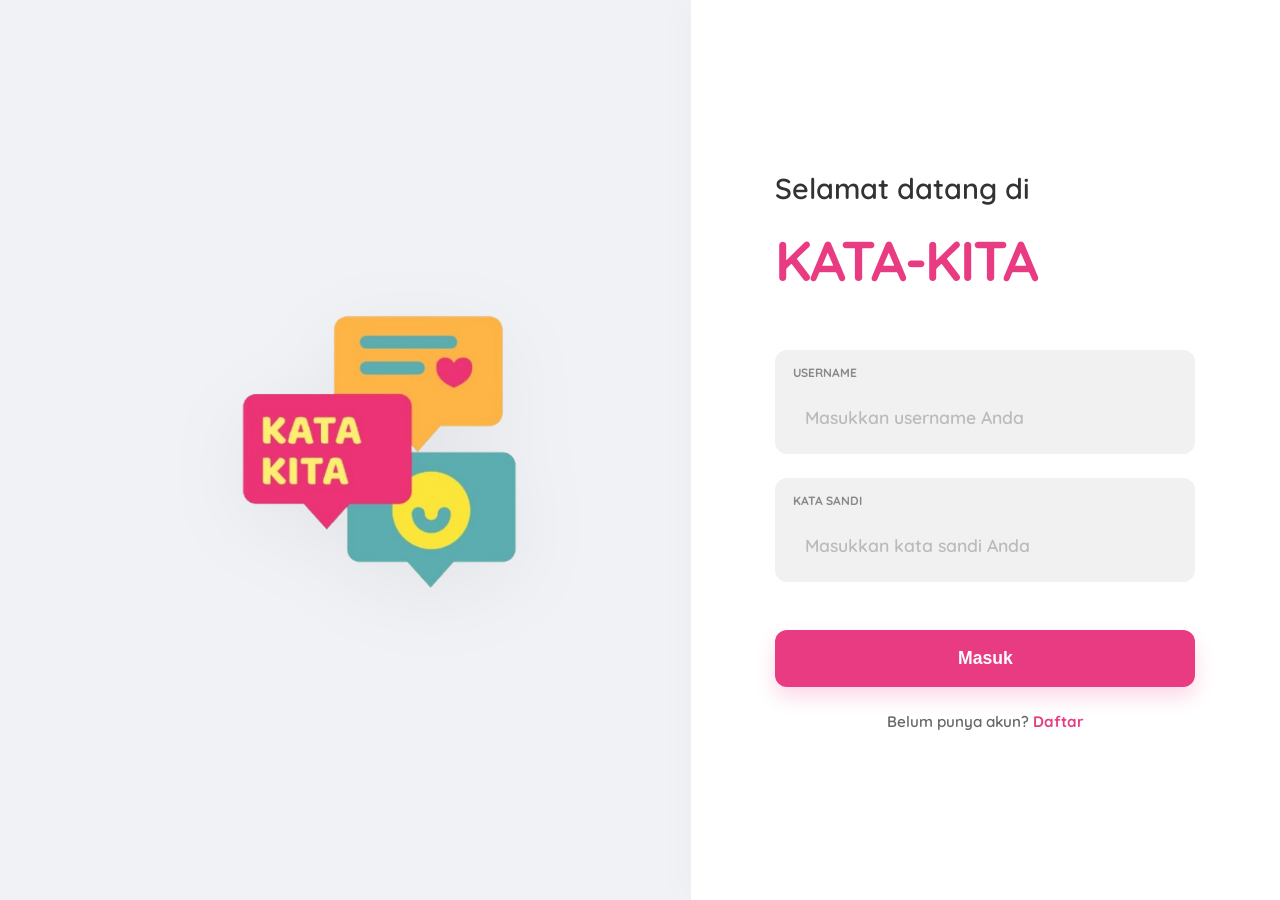
<file: pages/tasks.html>
<!DOCTYPE html>
<html lang="en">

<head>
    <meta charset="UTF-8">
    <meta name="viewport" content="width=device-width, initial-scale=1.0">
    <title>Tasks - KATA-KITA</title>
    <link rel="stylesheet" href="../css/global.css">
    <link rel="stylesheet" href="../css/tasks.css">
    <script src="../js/translations.js"></script>
    <script src="../js/api.js"></script>
    <script src="../js/main.js" defer></script>
    <script src="../js/tasks.js" defer></script>

    <script>
        const theme = localStorage.getItem('katakita_theme') || 'light';
        document.documentElement.setAttribute('data-theme', theme);
        const lang = localStorage.getItem('katakita_language') || 'id';
        if (lang !== 'en') { document.write('<style id="lang-hide">body { visibility: hidden; }</style>'); }
    </script>
</head>

<body>
    <div class="dashboard-wrapper">
        <!-- Sidebar -->
        <aside class="sidebar">
            <div class="sidebar-logo">
                <img src="../images/KATA-KITA.png" alt="KATA-KITA Logo">
            </div>

            <div class="nav-section">

                <ul class="sidebar-nav">
                    <li>
                        <a href="myspace.html">
                            <span class="dot green"></span>
                            <span data-i18n="nav_myspace">My Space</span>
                        </a>
                    </li>
                    <li>
                        <a href="library.html">
                            <span class="dot orange"></span>
                            <span data-i18n="nav_library">Education</span>
                        </a>
                    </li>
                    <li>
                        <a href="gratitude.html">
                            <span class="dot purple"></span>
                            <span data-i18n="nav_gratitude">Gratitude Wall</span>
                        </a>
                    </li>
                    <li>
                        <a href="comfort.html">
                            <span class="dot blue"></span>
                            <span data-i18n="nav_comfort">Comfort Zone</span>
                        </a>
                    </li>
                    <li>
                        <a href="beranda.html">
                            <span class="dot pink"></span>
                            <span data-i18n="nav_home">Kindness Feed</span>
                        </a>
                    </li>
                </ul>
            </div>

            <div class="sidebar-footer">
                <ul class="sidebar-nav">
                    <li><a href="settings.html"><svg width="20" height="20" viewBox="0 0 24 24" fill="none"
                                stroke="currentColor" stroke-width="2" stroke-linecap="round" stroke-linejoin="round"
                                class="sidebar-icon">
                                <circle cx="12" cy="12" r="3"></circle>
                                <path
                                    d="M19.4 15a1.65 1.65 0 0 0 .33 1.82l.06.06a2 2 0 0 1 0 2.83 2 2 0 0 1-2.83 0l-.06-.06a1.65 1.65 0 0 0-1.82-.33 1.65 1.65 0 0 0-1 1.51V21a2 2 0 0 1-2 2 2 2 0 0 1-2-2v-.09A1.65 1.65 0 0 0 9 19.4a1.65 1.65 0 0 0-1.82.33l-.06.06a2 2 0 0 1-2.83 0 2 2 0 0 1 0-2.83l.06-.06a1.65 1.65 0 0 0 .33-1.82 1.65 1.65 0 0 0-1.51-1H3a2 2 0 0 1-2-2 2 2 0 0 1 2-2h.09A1.65 1.65 0 0 0 4.6 9a1.65 1.65 0 0 0-.33-1.82l-.06-.06a2 2 0 0 1 0-2.83 2 2 0 0 1 2.83 0l.06.06a1.65 1.65 0 0 0 1.82.33H9a1.65 1.65 0 0 0 1-1.51V3a2 2 0 0 1 2-2 2 2 0 0 1 2 2v.09a1.65 1.65 0 0 0 1 1.51 1.65 1.65 0 0 0 1.82-.33l.06-.06a2 2 0 0 1 2.83 0 2 2 0 0 1 0 2.83l-.06.06a1.65 1.65 0 0 0-.33 1.82V9a1.65 1.65 0 0 0 1.51 1H21a2 2 0 0 1 2 2 2 2 0 0 1-2 2h-.09a1.65 1.65 0 0 0-1.51 1z">
                                </path>
                            </svg><span data-i18n="nav_settings">Settings</span></a></li>
                    <li><a href="rules.html"><svg width="20" height="20" viewBox="0 0 24 24" fill="none"
                                stroke="currentColor" stroke-width="2" stroke-linecap="round" stroke-linejoin="round"
                                class="sidebar-icon">
                                <rect x="3" y="3" width="7" height="7"></rect>
                                <rect x="14" y="3" width="7" height="7"></rect>
                                <rect x="14" y="14" width="7" height="7"></rect>
                                <rect x="3" y="14" width="7" height="7"></rect>
                            </svg><span data-i18n="nav_rules">Rules</span></a></li>
                    <li><a href="tasks.html" class="active"><svg width="20" height="20" viewBox="0 0 24 24" fill="none"
                                stroke="currentColor" stroke-width="2" stroke-linecap="round" stroke-linejoin="round"
                                class="sidebar-icon">
                                <polyline points="9 11 12 14 22 4"></polyline>
                                <path d="M21 12v7a2 2 0 0 1-2 2H5a2 2 0 0 1-2-2V5a2 2 0 0 1 2-2h11"></path>
                            </svg><span data-i18n="nav_tasks">Tasks</span></a></li>
                    <li><a href="#" class="logout-btn" id="logoutBtn"><span data-i18n="nav_logout">Logout</span></a>
                    </li>
                </ul>
            </div>
        </aside>

        <!-- Main Content -->
        <main class="main-view">
            <header class="top-header">
                <div class="header-center header-title">
                </div>
                <div class="header-right">
                    <div class="header-icons">
                        <span class="theme-toggle-btn" title="Toggle Theme">
                            <svg class="moon-icon" width="20" height="20" viewBox="0 0 24 24" fill="none"
                                stroke="currentColor" stroke-width="2" stroke-linecap="round" stroke-linejoin="round">
                                <path d="M21 12.79A9 9 0 1 1 11.21 3 7 7 0 0 0 21 12.79z"></path>
                            </svg>
                            <svg class="sun-icon" width="20" height="20" viewBox="0 0 24 24" fill="none"
                                stroke="currentColor" stroke-width="2" stroke-linecap="round" stroke-linejoin="round">
                                <circle cx="12" cy="12" r="5"></circle>
                                <line x1="12" y1="1" x2="12" y2="3"></line>
                                <line x1="12" y1="21" x2="12" y2="23"></line>
                                <line x1="4.22" y1="4.22" x2="5.64" y2="5.64"></line>
                                <line x1="18.36" y1="18.36" x2="19.78" y2="19.78"></line>
                                <line x1="1" y1="12" x2="3" y2="12"></line>
                                <line x1="21" y1="12" x2="23" y2="12"></line>
                                <line x1="4.22" y1="19.78" x2="5.64" y2="18.36"></line>
                                <line x1="18.36" y1="5.64" x2="19.78" y2="4.22"></line>
                            </svg>
                        </span>
                        <span title="Calendar" id="headerCalendar">
                            <svg width="20" height="20" viewBox="0 0 24 24" fill="none" stroke="currentColor"
                                stroke-width="2" stroke-linecap="round" stroke-linejoin="round">
                                <rect x="3" y="4" width="18" height="18" rx="2" ry="2"></rect>
                                <line x1="16" y1="2" x2="16" y2="6"></line>
                                <line x1="8" y1="2" x2="8" y2="6"></line>
                                <line x1="3" y1="10" x2="21" y2="10"></line>
                            </svg>
                        </span>
                        <span title="Notifications" id="headerNotif">
                            <svg width="20" height="20" viewBox="0 0 24 24" fill="none" stroke="currentColor"
                                stroke-width="2" stroke-linecap="round" stroke-linejoin="round">
                                <path d="M18 8A6 6 0 0 0 6 8c0 7-3 9-3 9h18s-3-2-3-9"></path>
                                <path d="M13.73 21a2 2 0 0 1-3.46 0"></path>
                            </svg>
                        </span>
                    </div>
                    <div class="user-profile" onclick="window.location.href='settings.html'">
                        <div class="user-info">
                            <div class="user-name" id="userNameProfile">User</div>
                            <div class="points-badge">
                                <span>⭐</span>
                                <span id="userPoints">0</span> <span data-i18n="header_stars">Stars</span>
                            </div>
                        </div>
                        <div class="profile-avatar">👤</div>
                        <svg width="16" height="16" viewBox="0 0 24 24" fill="none" stroke="currentColor"
                            stroke-width="2" stroke-linecap="round" stroke-linejoin="round"
                            style="color: var(--color-text-muted); margin-left: -4px;">
                            <polyline points="6 9 12 15 18 9"></polyline>
                        </svg>
                    </div>
                </div>
            </header>

            <div class="page-container animate-fade-in">
                <header class="tasks-header">
                    <h1 data-i18n="tasks_title">Tasks</h1>
                    <div class="points-summary">
                        <span data-i18n="tasks_total_earned">Total Stars Earned:</span> <span
                            class="stars-count">1,240</span> ⭐
                    </div>
                </header>

                <div class="tasks-list">
                    <!-- Task 1: Completed -->
                    <div class="task-card">
                        <div class="task-content">
                            <div class="task-title">
                                <span class="task-icon">📚</span>
                                <h3 data-i18n="tasks_t1_title">Read an Education Article (from "Education"): 10 Stars ⭐
                                </h3>
                            </div>
                            <p class="task-subtitle" data-i18n="tasks_t1_sub">Completed: The Power of Community</p>
                        </div>
                        <button class="task-btn" data-i18n="tasks_t1_btn" data-task="education">Go to Education</button>
                    </div>

                    <!-- Task 3: Post to Wall -->
                    <div class="task-card">
                        <div class="task-content">
                            <div class="task-title">
                                <span class="task-icon">✨</span>
                                <h3 data-i18n="tasks_t2_title">Share a Gratitude Moment: 15 Stars ⭐</h3>
                            </div>
                        </div>
                        <button class="task-btn" data-i18n="tasks_t2_btn" data-task="gratitude">Post to Wall</button>
                    </div>

                    <!-- Task 4: Go to Comfort Zone -->
                    <div class="task-card">
                        <div class="task-content">
                            <div class="task-title">
                                <span class="task-icon">🎧</span>
                                <h3 data-i18n="tasks_t3_title">Listen to a Comfort Zone Track: 25 Stars ⭐</h3>
                            </div>
                        </div>
                        <button class="task-btn" data-i18n="tasks_t3_btn" data-task="comfort">Go to Comfort
                            Zone</button>
                    </div>

                    <!-- Task 5: Kindness Challenge -->
                    <div class="task-card">
                        <div class="task-content">
                            <div class="task-title">
                                <span class="task-icon">🤝</span>
                                <h3 data-i18n="tasks_t4_title">Complete Kindness Challenge (0/3): 50 Stars ⭐</h3>
                            </div>
                        </div>
                        <button class="task-btn" data-i18n="tasks_t4_btn" data-task="kindness">Go to Kindness
                            Feed</button>
                    </div>
                </div>
            </div>
        </main>
    </div>
</body>

</html>
</file>
<file: css/global.css>
@import url('https://fonts.googleapis.com/css2?family=Fredoka:wght@300;400;500;600;700&family=Quicksand:wght@300;400;500;600;700&display=swap');

:root {
  /* Dashboard Color Palette - Shared/Constant */
  --color-primary: #E93B81;
  /* Main Pink */
  --font-heading: 'Fredoka', sans-serif;

  --sidebar-width: 260px;
  --header-height: 64px;

  --radius-sm: 8px;
  --radius-md: 16px;
  --radius-lg: 24px;

  --transition-speed: 0.3s;

  /* Mood Tracker Colors (Light Default) */
  --color-mood-bar-bg: #E8F5E9;
  --color-mood-cal-bg: #F3E8FF;
  --color-gauge-track: #EEEEEE;
  --color-calendar-day: #FFFFFF;
}

/* Light Theme (Default) */
[data-theme="light"],
:root:not([data-theme="dark"]) {
  --color-bg-sidebar: #FFFFFF;
  --color-bg-page: #FDFBFC;
  --color-border: #F0F2F5;
  --color-text-main: #2D3748;
  --color-text-muted: #718096;

  /* Additional theme colors for landing/login pages */
  --color-bg-primary: #FFF0F5;
  --color-secondary: #FFE4E1;
  --color-accent: #FFB6C1;

  /* Additional theme colors for components */
  --color-bg-light: #F7FAFC;
  --color-bg-secondary: #F3F0FF;
  --color-input-bg: #FFFFFF;
  --color-card-alt: #F8F7FF;
  --color-white: #FFFFFF;
  --shadow-sm: 0 2px 10px rgba(0, 0, 0, 0.05);
  --shadow-md: 0 4px 20px rgba(0, 0, 0, 0.08);
  --header-bg: rgba(255, 255, 255, 0.9);
  --card-bg: #FFFFFF;
  --color-secondary-brand: #4A154B;
  --color-nav-hover: #FEEFF5;
  --color-nav-active: #FEEDF4;
  --color-icon-hover: #F7FAFC;
}

/* Dark Theme */
[data-theme="dark"] {
  --color-bg-sidebar: #1A202C;
  --color-bg-page: #171923;
  --color-border: #2D3748;
  --color-text-main: #EDF2F7;
  --color-text-muted: #A0AEC0;

  --color-bg-primary: #2D1B24;
  --color-bg-secondary: #2D3748;
  /* Darker secondary for settings */
  --color-input-bg: #1A202C;
  --color-card-alt: #2D3748;
  --color-secondary: #3D2B32;
  --color-accent: #4D3B40;

  --color-bg-light: #2D3748;
  --color-white: #4A5568;
  --shadow-sm: 0 2px 10px rgba(0, 0, 0, 0.3);
  --shadow-md: 0 4px 20px rgba(0, 0, 0, 0.5);
  --header-bg: rgba(26, 32, 44, 0.9);
  --card-bg: #1A202C;
  --color-secondary-brand: #E9D8FD;

  /* Nav Hover states */
  --color-nav-hover: #2D1B24;
  --color-nav-active: #3D2B32;
  --color-icon-hover: #2D3748;

  --color-mood-bar-bg: #1B2E1B;
  --color-mood-cal-bg: #211B2E;
  --color-gauge-track: #2D3748;
  --color-calendar-day: #2D3748;
}


* {
  margin: 0;
  padding: 0;
  box-sizing: border-box;
}

body {
  font-family: 'Quicksand', sans-serif;
  font-weight: 700;
  font-size: 1.15rem;
  background-color: var(--color-bg-page);
  color: var(--color-text-main);
  line-height: 1.5;
  overflow-x: hidden;
}

.username-pink {
  color: var(--color-primary);
  font-weight: 700;
}

a {
  text-decoration: none;
  color: inherit;
}

/* Remove global transition that causes flashing on page load */
/* Transitions will be handled by specific components or during theme toggle only */

.card {
  background: var(--card-bg);
  border-radius: var(--radius-md);
  border: 1px solid var(--color-border);
  box-shadow: var(--shadow-sm);
  transition: transform 0.3s ease, box-shadow 0.3s ease, background-color 0.3s ease;
}

/* Dashboard Wrapper */
.dashboard-wrapper {
  display: flex;
  height: 100vh;
  width: 100vw;
}

/* Sidebar */
.sidebar {
  width: var(--sidebar-width);
  background: var(--color-bg-sidebar);
  border-right: 1px solid var(--color-border);
  display: flex;
  flex-direction: column;
  padding: 24px 0;
  z-index: 100;
  box-shadow: 4px 0 24px rgba(0, 0, 0, 0.02);
  /* Soft shadow for depth */
}

/* ... */
.sidebar-logo {
  padding: 8px;
  margin-bottom: 32px;
  display: flex;
  align-items: center;
  justify-content: center;
  background: transparent !important;
  margin-left: 10px;
  margin-right: 10px;
}

.sidebar-logo img {
  width: 100%;
  height: auto;
  max-height: 120px;
  /* Maximum visibility */
  object-fit: contain;
  mix-blend-mode: multiply;
}

[data-theme="dark"] .sidebar-logo {
  background: transparent;
  box-shadow: none;
}

[data-theme="dark"] .sidebar-logo img {
  filter: invert(1) hue-rotate(180deg) brightness(1.2) contrast(1.1);
  mix-blend-mode: normal;
}

.nav-section {
  padding: 0 16px;
  flex-grow: 1;
}

.nav-label {
  display: none;
}

.sidebar-nav {
  list-style: none;
}

.sidebar-nav li {
  margin-bottom: 4px;
}

.sidebar-nav a {
  display: flex;
  align-items: center;
  gap: 12px;
  padding: 12px 14px;
  border-radius: 14px;
  font-size: 0.95rem;
  font-weight: 600;
  color: var(--color-text-muted);
  transition: all 0.2s ease;
  position: relative;
}

.sidebar-nav a:hover {
  background: var(--color-nav-hover);
  color: var(--color-primary);
}

.sidebar-nav a.active {
  background: var(--color-nav-active);
  color: var(--color-primary);
  font-weight: 600;
}

.dot {
  width: 10px;
  height: 10px;
  border-radius: 50%;
  flex-shrink: 0;
}

.dot.green {
  background: #48BB78;
}

.dot.orange {
  background: #ED8936;
}

.dot.purple {
  background: #9F7AEA;
}

.dot.blue {
  background: #4299E1;
}

.dot.pink {
  background: #E93B81;
}

.sidebar-footer {
  padding: 24px 16px 0;
  border-top: 1px solid var(--color-border);
}

/* Main Content Area */
.main-view {
  flex-grow: 1;
  display: flex;
  flex-direction: column;
  height: 100vh;
  overflow-y: auto;
}

/* Top Header */
.top-header {
  height: 80px;
  display: flex;
  align-items: center;
  justify-content: space-between;
  padding: 0 24px;
  border-bottom: 1px solid var(--color-border);
  background: var(--header-bg);
  backdrop-filter: blur(10px);
  position: sticky;
  top: 0;
  z-index: 90;
  transition: background var(--transition-speed) ease, border var(--transition-speed) ease;
}

.header-center {
  flex-grow: 1;
  display: flex;
  justify-content: center;
}

.header-center img {
  height: 40px;
}

.header-right {
  display: flex;
  align-items: center;
  gap: 24px;
}

.header-icons {
  display: flex;
  gap: 8px;
  color: var(--color-text-muted);
}

.header-icons span {
  cursor: pointer;
  font-size: 1.5rem;
  transition: all 0.2s ease;
  display: flex;
  align-items: center;
  justify-content: center;
  width: 48px;
  height: 48px;
  border-radius: 50%;
}

.header-icons span svg {
  width: 24px;
  height: 24px;
}

.header-icons span:hover {
  background: var(--color-icon-hover);
  color: var(--color-primary);
  transform: translateY(-2px);
}

.user-profile {
  display: flex;
  align-items: center;
  gap: 16px;
  cursor: pointer;
  padding: 6px 14px;
  border-radius: 24px;
  transition: all 0.2s ease;
}

.user-profile:hover {
  background: var(--color-icon-hover);
}

.user-profile svg {
  width: 20px;
  height: 20px;
}

.user-info {
  display: flex;
  flex-direction: column;
  align-items: flex-end;
}

.user-name {
  font-size: 1.05rem;
  font-weight: 700;
  color: var(--color-text-main);
  line-height: 1.2;
}

.points-badge {
  display: flex;
  align-items: center;
  gap: 6px;
  font-size: 0.85rem;
  color: var(--color-text-muted);
  margin-top: 4px;
}

.points-badge span:first-child {
  color: #F6AD55;
  /* Yellow star */
}

.profile-avatar {
  width: 44px;
  height: 44px;
  border-radius: 50%;
  background: var(--color-secondary);
  display: flex;
  align-items: center;
  justify-content: center;
  color: white;
  font-size: 1rem;
  border: 1.5px solid white;
  box-shadow: 0 2px 6px rgba(0, 0, 0, 0.05);
  overflow: hidden;
}

.profile-avatar img {
  width: 100%;
  height: 100%;
  object-fit: cover;
}

/* Container & Page Layout */
.page-container,
.container {
  padding: 24px;
  max-width: 1100px;
  margin: 0 auto;
  width: 100%;
}

.animate-fade-in {
  animation: none !important;
  opacity: 1 !important;
  transform: none !important;
}

@keyframes fadeIn {
  from {
    opacity: 0;
    transform: translateY(10px);
  }

  to {
    opacity: 1;
    transform: translateY(0);
  }
}

/* Common Card */
.card {
  background: var(--card-bg);
  border-radius: var(--radius-md);
  padding: 24px;
  box-shadow: var(--shadow-sm);
  border: 1px solid var(--color-border);
  transition: background var(--transition-speed) ease, border var(--transition-speed) ease, box-shadow var(--transition-speed) ease;
}

/* FAB */
.fab {
  position: fixed;
  bottom: 32px;
  right: 32px;
  width: 64px;
  height: 64px;
  background: var(--color-primary);
  color: white;
  border-radius: 50%;
  border: none;
  cursor: pointer;
  box-shadow: 0 8px 32px rgba(233, 59, 129, 0.3);
  display: flex;
  align-items: center;
  justify-content: center;
  z-index: 200;
  transition: all 0.3s cubic-bezier(0.175, 0.885, 0.32, 1.275);
}

.fab:hover {
  transform: scale(1.1) rotate(5deg);
  box-shadow: 0 10px 25px rgba(233, 59, 129, 0.3);
  border: 2px solid rgba(255, 255, 255, 0.3);
}

/* Responsive */
@media (max-width: 1024px) {
  :root {
    --sidebar-width: 80px;
  }

  .nav-label,
  .sidebar-nav span,
  .user-name {
    display: none;
  }

  .sidebar-logo {
    padding: 0;
    display: flex;
    justify-content: center;
  }
}

/* Legacy Navbar Rules for Non-Dashboard Pages (Backwards Compatibility) */

/* Helper Text Classes */
.text-primary {
  color: var(--color-primary);
}

.text-secondary {
  color: var(--color-secondary-brand);
}

.text-muted {
  color: var(--color-text-muted);
}

.emoji-large {
  font-size: 1.8rem;
}

/* Header Formatting */
.header-title {
  font-family: var(--font-heading);
  font-size: 1.5rem;
  font-weight: 700;
  display: flex;
  align-items: center;
  gap: 8px;
}

/* Modals */
.modal {
  display: none;
  position: fixed;
  top: 0;
  left: 0;
  width: 100%;
  height: 100%;
  background: rgba(0, 0, 0, 0.5);
  z-index: 1000;
  justify-content: center;
  align-items: center;
}

.modal-content {
  width: 90%;
  max-width: 500px;
  position: relative;
  border-radius: var(--radius-lg);
  padding: 32px;
}

.modal-title {
  font-family: var(--font-heading);
  margin-bottom: 8px;
  color: var(--color-text-main);
}

.modal-subtitle {
  color: var(--color-text-muted);
  font-size: 0.9rem;
  margin-bottom: 20px;
}

/* Form Styles */
.compose-form {
  margin-top: 20px;
}

.input-group {
  margin-bottom: 20px;
  display: flex;
  flex-direction: column;
  gap: 8px;
}

.input-group label {
  font-weight: 600;
  font-size: 0.85rem;
  color: var(--color-text-main);
}

.input-group select,
.input-group input,
.input-group textarea {
  width: 100%;
  padding: 12px;
  border-radius: 12px;
  border: 1px solid var(--color-border);
  background: var(--color-bg-light);
  color: var(--color-text-main);
  font-family: inherit;
  transition: border-color 0.2s ease, background var(--transition-speed) ease, color var(--transition-speed) ease;
}

.input-group select:focus,
.input-group input:focus,
.input-group textarea:focus {
  outline: none;
  border-color: var(--color-primary);
}

.input-group textarea {
  resize: vertical;
  min-height: 100px;
}

.modal-actions {
  display: flex;
  gap: 12px;
  justify-content: flex-end;
  margin-top: 24px;
}

.btn {
  padding: 10px 24px;
  border-radius: 20px;
  font-weight: 600;
  cursor: pointer;
  transition: all 0.2s ease;
  font-family: inherit;
  border: none;
}

.btn-primary {
  background: var(--color-primary);
  color: white;
}

.btn-primary:hover {
  background: #D53272;
}

.btn-secondary {
  background: var(--card-bg);
  border: 1px solid var(--color-border);
  color: var(--color-text-main);
}

.btn-secondary:hover {
  background: var(--color-bg-light);
}

/* Theme Toggle Specifics */
.theme-toggle-btn .sun-icon {
  display: none;
}

.theme-toggle-btn .moon-icon {
  display: block;
}

[data-theme="dark"] .theme-toggle-btn .sun-icon {
  display: block;
}

[data-theme="dark"] .theme-toggle-btn .moon-icon {
  display: none;
}

[data-theme="dark"] .theme-toggle-btn {
  color: #F6AD55;
}

/* Custom Modal Popup */
.custom-modal-overlay {
  position: fixed;
  top: 0;
  left: 0;
  width: 100%;
  height: 100%;
  background: rgba(0, 0, 0, 0.4);
  backdrop-filter: blur(4px);
  display: flex;
  align-items: center;
  justify-content: center;
  z-index: 1000;
  opacity: 0;
  visibility: hidden;
  transition: all 0.3s ease;
}

.custom-modal-overlay.active {
  opacity: 1;
  visibility: visible;
}

.custom-modal {
  background: var(--color-bg-sidebar);
  width: 90%;
  max-width: 400px;
  padding: 32px;
  border-radius: var(--radius-lg);
  box-shadow: 0 20px 40px rgba(0, 0, 0, 0.2);
  transform: translateY(20px);
  transition: all 0.3s cubic-bezier(0.34, 1.56, 0.64, 1);
  text-align: center;
}

.custom-modal-overlay.active .custom-modal {
  transform: translateY(0);
}

.modal-icon {
  font-size: 3rem;
  margin-bottom: 20px;
  display: block;
}

.modal-title {
  font-size: 1.5rem;
  font-weight: 700;
  color: var(--color-text-main);
  margin-bottom: 12px;
}

.modal-body {
  font-size: 1rem;
  color: var(--color-text-muted);
  line-height: 1.6;
  margin-bottom: 28px;
}

.modal-close-btn {
  background: var(--color-primary);
  color: white;
  border: none;
  padding: 12px 32px;
  border-radius: 12px;
  font-weight: 600;
  cursor: pointer;
  transition: all 0.2s ease;
  width: 100%;
}

.modal-close-btn:hover {
  filter: brightness(1.1);
  transform: translateY(-2px);
  box-shadow: 0 4px 12px rgba(233, 59, 129, 0.3);
}

[data-theme="dark"] .custom-modal {
  border: 1px solid rgba(255, 255, 255, 0.1);
}
</file>
<file: css/beranda.css>
/* beranda.css - Specific styles for the Kindness Feed Dashboard */

.feed-intro h1 {
    font-size: 2rem;
    color: var(--color-primary);
    margin-bottom: 4px;
}

.feed-intro p {
    color: var(--color-text-muted);
    font-size: 1.1rem;
}

.filter-btn {
    font-family: inherit;
    font-weight: 600;
    transition: all 0.2s ease;
    color: var(--color-text-muted);
    border: none;
    background: none;
    padding: 8px 20px;
    border-radius: 20px;
    cursor: pointer;
}

.feed-filters {
    margin-top: 24px;
}

.filter-group {
    display: flex;
    gap: 10px;
    background: var(--card-bg);
    padding: 5px;
    border-radius: 30px;
    box-shadow: var(--shadow-sm);
    width: fit-content;
}


.filter-btn:hover {
    color: var(--color-primary);
}

.filter-btn.active {
    background: var(--color-primary) !important;
    color: white !important;
    box-shadow: 0 4px 12px rgba(233, 59, 129, 0.2);
}

.feed-posts {
    /* Responsive Masonry-like grid */
    display: grid;
    grid-template-columns: repeat(auto-fill, minmax(350px, 1fr));
    gap: 24px;
    margin-top: 32px;
}

/* Post Card Styling to match screenshot */
.post {
    display: flex;
    flex-direction: column;
    padding: 24px;
    position: relative;
    border-radius: var(--radius-md);
    background: var(--card-bg);
    border: 1px solid var(--color-border);
    box-shadow: var(--shadow-sm);
    transition: transform 0.3s ease, box-shadow 0.3s ease;
    min-height: 200px;
}

.post:hover {
    transform: translateY(-4px);
    box-shadow: 0 15px 35px rgba(0, 0, 0, 0.04);
}

.post-header {
    display: flex;
    align-items: center;
    gap: 12px;
    margin-bottom: 20px;
}

.post-avatar {
    width: 48px;
    height: 48px;
    border-radius: 50%;
    background: var(--color-secondary);
    color: var(--color-primary);
    display: flex;
    align-items: center;
    justify-content: center;
    font-size: 1.4rem;
}

.post-author {
    font-weight: 700;
    font-size: 1rem;
}

.post-time {
    font-size: 0.8rem;
    color: var(--color-text-muted);
}

.post-content {
    font-size: 1.05rem;
    line-height: 1.6;
    color: var(--color-text-main);
    margin-bottom: 24px;
    flex-grow: 1;
}

.post-footer {
    border-top: 1px solid var(--color-border);
    padding-top: 16px;
    display: flex;
    gap: 20px;
}

.action-btn {
    display: flex;
    align-items: center;
    gap: 8px;
    background: none;
    border: none;
    cursor: pointer;
    font-size: 0.9rem;
    font-weight: 600;
    color: var(--color-text-muted);
    transition: color 0.2s;
}

.action-btn:hover {
    color: var(--color-primary);
}

.action-btn.liked {
    color: var(--color-primary);
}

.action-btn svg {
    width: 20px;
    height: 20px;
}

/* Specific Sidebar indicator for active page */
.sidebar-nav a.active .dot {
    box-shadow: 0 0 0 4px rgba(233, 59, 129, 0.1);
}

/* Modal Styling */
.modal {
    display: none;
    animation: fadeIn 0.3s ease;
}

.modal-content {
    animation: slideUp 0.3s ease;
}

@keyframes slideUp {
    from {
        transform: translateY(20px);
        opacity: 0;
    }

    to {
        transform: translateY(0);
        opacity: 1;
    }
}

@keyframes fadeIn {
    from {
        opacity: 0;
    }

    to {
        opacity: 1;
    }
}

/* Floating Heart Animation */
.floating-heart {
    position: absolute;
    width: 24px;
    height: 24px;
    color: var(--color-primary);
    pointer-events: none;
    animation: floatUp 1s cubic-bezier(0.25, 0.46, 0.45, 0.94) forwards;
    z-index: 50;
}

@keyframes floatUp {
    0% {
        transform: translateY(0) scale(1);
        opacity: 1;
    }

    100% {
        transform: translateY(-50px) scale(1.5);
        opacity: 0;
    }
}

/* Responsive Grid */
@media (max-width: 768px) {
    .feed-posts {
        grid-template-columns: 1fr;
    }
}
</file>
<file: css/bug-report.css>
.report-card {
    max-width: 720px;
    margin: 24px auto;
}

.report-card h1 {
    font-size: 2.2rem;
    margin-bottom: 8px;
}

.report-card p {
    color: var(--color-text-muted);
    margin-bottom: 24px;
}

.report-form label {
    display: block;
    margin-bottom: 8px;
    font-weight: 700;
}

.report-form textarea {
    width: 100%;
    min-height: 180px;
    resize: vertical;
    border: 1px solid var(--color-border);
    border-radius: 12px;
    padding: 14px;
    font: inherit;
    color: var(--color-text-main);
    background: var(--color-input-bg);
}

.report-submit {
    margin-top: 16px;
    min-width: 160px;
    box-shadow: 0 5px 14px rgba(233, 59, 129, 0.24);
    transition: transform 0.2s ease, box-shadow 0.2s ease, background-color 0.2s ease;
}

.report-submit:hover:not(:disabled) {
    transform: translateY(-2px);
    box-shadow: 0 8px 18px rgba(233, 59, 129, 0.32);
}

.report-submit:active:not(:disabled) {
    transform: translateY(0) scale(0.98);
    box-shadow: 0 3px 8px rgba(233, 59, 129, 0.2);
}

.report-submit:disabled {
    cursor: wait;
    opacity: 0.78;
}

.report-submit.is-loading::after {
    content: '';
    display: inline-block;
    width: 12px;
    height: 12px;
    margin-left: 8px;
    vertical-align: -1px;
    border: 2px solid rgba(255, 255, 255, 0.5);
    border-top-color: #fff;
    border-radius: 50%;
    animation: report-spin 0.7s linear infinite;
}

@keyframes report-spin {
    to { transform: rotate(360deg); }
}

.report-status {
    min-height: 24px;
    margin-top: 14px;
    color: var(--color-text-muted);
}

.report-status.success { color: #22863a; }
.report-status.error { color: #d73a49; }
</file>
<file: css/comfort.css>
/* comfort.css - Color Matched to User Screenshot */

.comfort-content {
    max-width: 1100px;
    margin: 0 auto;
    padding-bottom: 40px;
}

.comfort-header-row {
    display: flex;
    justify-content: space-between;
    align-items: flex-end;
    margin-bottom: 24px;
}

.comfort-header h1 {
    font-size: 2.5rem;
    font-weight: 800;
    color: var(--color-text-main);
    margin: 0 0 4px 0;
}

.comfort-header p {
    color: var(--color-text-muted);
    font-size: 1.2rem;
    font-weight: 500;
    margin: 0;
}

/* Mood Selector */
.mood-selector {
    background: #E0F2FE;
    padding: 16px 24px;
    border-radius: 16px;
    display: inline-flex;
    gap: 16px;
    margin-bottom: 40px;
    align-items: center;
    box-shadow: none;
    border: none;
}

[data-theme="dark"] .mood-selector {
    background: #1e293b;
    border: 1px solid #334155;
}

.mood-selector span {
    font-size: 2rem;
    cursor: pointer;
    width: 48px;
    height: 48px;
    display: flex;
    align-items: center;
    justify-content: center;
    border-radius: 12px;
    transition: all 0.2s ease;
    background: #94A3B8;
    /* Default greyish */
}

.mood-selector span:hover {
    transform: scale(1.1);
}

.mood-selector span.active {
    transform: scale(1.1);
    box-shadow: 0 4px 12px rgba(0, 0, 0, 0.1);
}

/* Individual Mood Colors */
.mood-selector span[title="Sangat Sedih"] {
    background: #94A3B8;
}

.mood-selector span[title="Cemas"] {
    background: #86EFAC;
}

.mood-selector span[title="Marah"] {
    background: #FB923C;
}

.mood-selector span[title="Netral"] {
    background: #7DD3FC;
}

.mood-selector span[title="Senang"] {
    background: #FBCFE8;
}

.mood-selector span[title="Bersemangat"] {
    background: #FDE047;
}

/* Grid Layout */
.comfort-grid {
    display: grid;
    grid-template-columns: repeat(auto-fit, minmax(450px, 1fr));
    gap: 24px;
}

/* Cards */
.comfort-card {
    border-radius: 20px;
    padding: 40px 30px;
    text-align: center;
    display: flex;
    flex-direction: column;
    align-items: center;
    box-shadow: var(--shadow-sm);
    transition: all 0.3s ease;
    position: relative;
    border: none;
}

.card-yellow {
    background: #FEF3C7;
}

.card-green {
    background: #DCFCE7;
}

[data-theme="dark"] .card-yellow {
    background: #24221a;
    border: 1px solid #3d351a;
}

[data-theme="dark"] .card-green {
    background: #1a241f;
    border: 1px solid #1a3d24;
}

.card-title {
    font-size: 1.5rem;
    font-weight: 800;
    color: #1F2937;
    margin-bottom: 24px;
}

[data-theme="dark"] .card-title {
    color: #f1f5f9;
}

.mood-badge {
    display: inline-flex;
    background: #FBCFE8;
    /* Light pink from screenshot */
    color: #1F2937;
    padding: 12px 24px;
    border-radius: 12px;
    font-weight: 700;
    font-size: 1.1rem;
    align-items: center;
    gap: 12px;
    margin-bottom: 32px;
    border: none;
}

[data-theme="dark"] .mood-badge {
    background: #2d162d;
    color: #fce7f3;
    border: 1px solid #4a154b;
}

.mood-badge span {
    background: none;
    padding: 0;
    border-radius: 0;
}

[data-theme="dark"] .mood-badge span {
    background: none;
}

/* Quote Box */
.quote-box,
.audio-box {
    background: #FFFFFF;
    padding: 40px 30px;
    border-radius: 16px;
    margin-bottom: 32px;
    width: 100%;
    min-height: 180px;
    display: flex;
    flex-direction: column;
    justify-content: center;
    box-shadow: 0 4px 20px rgba(233, 59, 129, 0.1);
    border: 1px solid #FBCFE8;
}

[data-theme="dark"] .quote-box,
[data-theme="dark"] .audio-box {
    background: #1a202c;
    border-color: #2d3748;
    box-shadow: 0 4px 20px rgba(0, 0, 0, 0.2);
}

.message-text {
    font-size: 1.15rem;
    font-weight: 600;
    color: #374151;
    line-height: 1.6;
    margin-bottom: 16px;
}

[data-theme="dark"] .message-text {
    color: #e2e8f0;
}

.quote-source {
    color: #9CA3AF;
    font-size: 0.9rem;
}

/* Audio Controls */
.audio-controls {
    display: flex;
    justify-content: center;
    align-items: center;
    gap: 20px;
    margin-bottom: 32px;
}

.audio-btn {
    background: none;
    border: none;
    cursor: pointer;
    color: #EC4899;
}

.play-btn {
    background: #EC4899;
    color: white !important;
    border-radius: 50%;
    width: 56px;
    height: 56px;
    display: flex;
    align-items: center;
    justify-content: center;
}

/* Buttons */
.comfort-btn {
    background: #EC4899;
    color: white;
    border: none;
    padding: 12px 36px;
    border-radius: 12px;
    font-weight: 700;
    font-size: 1rem;
    cursor: pointer;
    transition: all 0.2s ease;
}

.comfort-btn:hover {
    filter: brightness(1.1);
    transform: translateY(-2px);
}

.save-icon-btn {
    position: absolute;
    bottom: 24px;
    right: 24px;
    background: none;
    border: none;
    color: #9CA3AF;
    cursor: pointer;
}

/* Responsive */
@media (max-width: 768px) {
    .comfort-grid {
        grid-template-columns: 1fr;
    }
}
</file>
<file: css/gratitude.css>
@import url('https://fonts.googleapis.com/css2?family=Caveat:wght@400;500;600;700&display=swap');

.text-center {
    text-align: center;
}

.mx-auto {
    margin-left: auto;
    margin-right: auto;
}

.mt-4 {
    margin-top: 32px;
}

.gratitude-header {
    margin-bottom: 48px;
    max-width: 600px;
    margin-left: auto;
    margin-right: auto;
}

.gratitude-header h2 {
    font-size: 2.2rem;
    color: var(--color-primary);
    margin-bottom: 12px;
}

.gratitude-header p {
    color: var(--color-text-muted);
    font-size: 1.1rem;
}

.gratitude-form {
    padding: 24px;
    text-align: left;
}

.gratitude-form .w-full {
    width: 100%;
}

/* Board Background */
.board-background {
    background-color: #ba8759;
    /* Rich brown color */
    background-image: url('../images/corkboard.jpg'), url('https://www.transparenttextures.com/patterns/cork-board.png');
    background-size: cover, auto;
    background-position: center;
    background-repeat: no-repeat, repeat;
    background-blend-mode: multiply;
    border-radius: 24px;
    padding: 60px 50px;
    min-height: 70vh;
    box-shadow: inset 0 0 50px rgba(0, 0, 0, 0.3), 0 10px 30px rgba(0, 0, 0, 0.05);
    position: relative;
    display: flex;
    flex-wrap: wrap;
    gap: 32px;
    justify-content: center;
    align-items: flex-start;

    /* Dynamic scaling variables */
    --note-size: 200px;
    --note-padding: 32px 20px 20px;
    --note-font-size: 1.1rem;
}

/* Notes */
.note {
    width: var(--note-size);
    height: var(--note-size);
    padding: var(--note-padding);
    background: #FEF3C7;
    /* Pale Yellow */
    box-shadow: 2px 6px 15px rgba(0, 0, 0, 0.12);
    text-align: center;
    position: relative;
    display: flex;
    flex-direction: column;
    justify-content: center;
    align-items: center;
    font-family: 'Caveat', cursive;
    font-size: var(--note-font-size);
    color: #2D3748;
    transition: transform 0.3s cubic-bezier(0.175, 0.885, 0.32, 1.275), box-shadow 0.3s ease, width 0.3s, height 0.3s, font-size 0.3s;
}

/* Red Pushpin */
.note::before {
    content: '';
    position: absolute;
    top: 10px;
    left: 50%;
    transform: translateX(-50%);
    width: 14px;
    height: 14px;
    background: radial-gradient(circle at 30% 30%, #ff4d4d, #cc0000);
    border-radius: 50%;
    box-shadow:
        inset -2px -2px 4px rgba(0, 0, 0, 0.4),
        inset 1px 1px 3px rgba(255, 255, 255, 0.6),
        3px 5px 6px rgba(0, 0, 0, 0.4);
    z-index: 2;
}

.note::after {
    content: '';
    position: absolute;
    top: 22px;
    left: 50%;
    width: 2px;
    height: 12px;
    background: rgba(0, 0, 0, 0.15);
    transform: translateX(-50%) rotate(15deg);
    z-index: 1;
}

/* Alternating Colors and Rotations */
.note:nth-child(5n+1) {
    transform: rotate(2deg);
    background: #FEF3C7;
    /* Yellow */
}

.note:nth-child(5n+2) {
    transform: rotate(-3deg);
    background: #DCFCE7;
    /* Green */
}

.note:nth-child(5n+3) {
    transform: rotate(1deg);
    background: #FCE7F3;
    /* Pink */
}

.note:nth-child(5n+4) {
    transform: rotate(-2deg);
    background: #E0F2FE;
    /* Blue */
}

.note:nth-child(5n) {
    transform: rotate(3deg);
    background: #F3E8FF;
    /* Purple/Lavender */
}

.note:hover {
    transform: scale(1.08) rotate(0deg);
    z-index: 10;
    box-shadow: 5px 12px 20px rgba(0, 0, 0, 0.18);
}

.note-content {
    line-height: 1.4;
    flex-grow: 1;
    display: flex;
    align-items: center;
    justify-content: center;
    word-break: break-word;
}

.note-footer {
    display: none;
    /* Hide date and reaction to match Figma Image exactly */
}

/* Delete Button */
.delete-btn {
    position: absolute;
    top: 6px;
    right: 8px;
    background: transparent;
    border: none;
    color: rgba(0, 0, 0, 0.3);
    font-size: 1.2rem;
    cursor: pointer;
    opacity: 0;
    transition: opacity 0.2s, color 0.2s;
    z-index: 10;
    font-family: sans-serif;
    padding: 4px;
    line-height: 1;
}

.note:hover .delete-btn {
    opacity: 1;
}

.delete-btn:hover {
    color: #ef4444;
    /* red-500 */
}
</file>
<file: css/library.css>
.library-header {
    margin-bottom: 48px;
    width: 100%;
    text-align: left;
}

.library-header h2 {
    font-size: 2.2rem;
    color: var(--color-primary);
    margin-bottom: 12px;
}

.library-header p {
    color: var(--color-text-muted);
    font-size: 1.1rem;
}

.library-grid {
    display: grid;
    grid-template-columns: repeat(auto-fill, minmax(280px, 1fr));
    gap: 32px;
    text-align: left;
}

.article-card {
    padding: 16px;
    display: flex;
    flex-direction: row;
    gap: 20px;
    align-items: center;
    border-radius: 12px;
    border: none;
    box-shadow: none;
}

.article-image {
    width: 120px;
    height: 120px;
    border-radius: 12px;
    flex-shrink: 0;
}

/* Soft Pastel Backgrounds matching Figma - Light Mode */
[data-theme="light"] .article-card:nth-child(6n+1),
:root:not([data-theme="dark"]) .article-card:nth-child(6n+1) {
    background: #FDE8E8;
}

[data-theme="light"] .article-card:nth-child(6n+2),
:root:not([data-theme="dark"]) .article-card:nth-child(6n+2) {
    background: #FEF3C7;
}

[data-theme="light"] .article-card:nth-child(6n+3),
:root:not([data-theme="dark"]) .article-card:nth-child(6n+3) {
    background: #E0F2FE;
}

[data-theme="light"] .article-card:nth-child(6n+4),
:root:not([data-theme="dark"]) .article-card:nth-child(6n+4) {
    background: #F3E8FF;
}

[data-theme="light"] .article-card:nth-child(6n+5),
:root:not([data-theme="dark"]) .article-card:nth-child(6n+5) {
    background: #FFEDD5;
}

[data-theme="light"] .article-card:nth-child(6n+6),
:root:not([data-theme="dark"]) .article-card:nth-child(6n+6) {
    background: #DCFCE7;
}

/* Dark Mode Backgrounds - Deeper jewel tones for contrast */
[data-theme="dark"] .article-card:nth-child(6n+1) {
    background: #3D2222;
}

[data-theme="dark"] .article-card:nth-child(6n+2) {
    background: #3D351A;
}

[data-theme="dark"] .article-card:nth-child(6n+3) {
    background: #1A2D3D;
}

[data-theme="dark"] .article-card:nth-child(6n+4) {
    background: #2D1A3D;
}

[data-theme="dark"] .article-card:nth-child(6n+5) {
    background: #3D2D1A;
}

[data-theme="dark"] .article-card:nth-child(6n+6) {
    background: #1A3D24;
}

.img-gradient-1 {
    background: url('https://www.sciencenews.org/wp-content/uploads/sites/2/2026/04/041026_LG_artemis_Fridaysplashdown_main_ac43ab.jpg') center/cover;
    background-color: #ddd;
}

.img-gradient-2 {
    background: url('https://www.sciencenews.org/wp-content/uploads/sites/2/2026/03/031926_JB_star_main.jpg') center/cover;
    background-color: #ddd;
}

.img-gradient-3 {
    background: url('https://www.sciencenews.org/wp-content/uploads/sites/2/2026/01/010525_LG_galaxy_feat.jpg') center/cover;
    background-color: #ddd;
}

.img-gradient-4 {
    background: url('https://www.sciencenews.org/wp-content/uploads/sites/2/2026/03/0426_MR_reviews_living_creature_feat.jpg') center/cover;
    background-color: #ddd;
}

.article-content {
    flex: 1;
    display: flex;
    flex-direction: column;
}

.article-tag {
    display: none;
    /* Figma design doesn't show tag in Education cards */
}

.article-content h3 {
    font-size: 1rem;
    font-weight: 800;
    color: var(--color-text-main);
    margin-bottom: 8px;
    line-height: 1.4;
}

.article-summary {
    font-size: 0.8rem;
    color: #718096;
    margin-bottom: 16px;
    display: -webkit-box;
    -webkit-line-clamp: 2;
    -webkit-box-orient: vertical;
    overflow: hidden;
}

.article-card h3 {
    font-size: 1.25rem;
    margin-bottom: 12px;
    line-height: 1.4;
}

.article-summary {
    color: var(--color-text-muted);
    font-size: 0.95rem;
    margin-bottom: 24px;
    flex: 1;
}

.article-link {
    display: inline-block;
    color: var(--color-primary);
    font-weight: 700;
    font-size: 0.95rem;
    transition: color 0.3s, transform 0.3s;
}

.article-link:hover {
    color: var(--color-primary);
    transform: translateX(4px);
}
</file>
<file: css/myspace.css>
.myspace-layout {
    display: flex;
    flex-direction: column;
    gap: 32px;
}

.myspace-header {
    display: flex;
    justify-content: space-between;
    align-items: center;
}

.welcome-msg h1 {
    font-size: 2.4rem;
    margin-bottom: 4px;
}

.welcome-msg h1 span {
    color: var(--color-primary);
}

.welcome-msg p {
    color: var(--color-text-muted);
}

.summary-card {
    padding: 16px 24px;
}

.summary-item {
    display: flex;
    flex-direction: column;
    align-items: flex-end;
}

.summary-label {
    font-size: 0.8rem;
    color: var(--color-text-muted);
    font-weight: 500;
}

.summary-value {
    font-size: 1.4rem;
    font-weight: 700;
    color: var(--color-primary);
}

.myspace-grid {
    display: grid;
    grid-template-columns: 320px 1fr;
    /* Slightly narrower left column */
    gap: 24px;
    /* Reduced gap */
    align-items: stretch;
    /* Align bottom of both columns */
}

/* New Mood Selector Bar */
.mood-selector-bar {
    background: var(--color-mood-bar-bg);
    padding: 16px;
    border-radius: 16px;
    display: flex;
    justify-content: space-between;
    gap: 12px;
    margin-bottom: 24px;
}

.mood-option {
    width: 48px;
    height: 48px;
    border-radius: 12px;
    display: flex;
    align-items: center;
    justify-content: center;
    font-size: 1.5rem;
    cursor: pointer;
    border: 1px solid var(--color-border);
    transition: all 0.3s cubic-bezier(0.175, 0.885, 0.32, 1.275);
    background: var(--color-bg-light);
}

.mood-option:hover {
    transform: translateY(-5px);
}

.mood-option.selected {
    transform: scale(1.15) translateY(-8px);
    box-shadow: 0 12px 24px rgba(233, 59, 129, 0.2);
    outline: 3px solid #E93B81;
    z-index: 10;
}

/* Soft Premium Colors for Moods */
.mood-sedih {
    background: #F1F5F9 !important;
}

.mood-cemas {
    background: #ECFDF5 !important;
}

.mood-marah {
    background: #FFF7ED !important;
}

.mood-biasa {
    background: #F0F9FF !important;
}

.mood-senang {
    background: #FFF1F2 !important;
}

.mood-bahagia {
    background: #FEFCE8 !important;
}

[data-theme="dark"] .mood-option {
    background: #1F2937;
    border-color: #374151;
}

[data-theme="dark"] .mood-sedih {
    background: #334155 !important;
}

[data-theme="dark"] .mood-cemas {
    background: #064E3B !important;
}

[data-theme="dark"] .mood-marah {
    background: #7C2D12 !important;
}

[data-theme="dark"] .mood-biasa {
    background: #0C4A6E !important;
}

[data-theme="dark"] .mood-senang {
    background: #881337 !important;
}

[data-theme="dark"] .mood-bahagia {
    background: #713F12 !important;
}

/* Mood Stats Card (Gauge) */
.mood-stats-card {
    padding: 24px;
}

.stats-header {
    display: flex;
    justify-content: space-between;
    align-items: center;
    margin-bottom: 20px;
}

.stats-header h3 {
    font-size: 1.2rem;
}

.stats-header span {
    font-size: 0.8rem;
    color: var(--color-text-muted);
}

.gauge-container {
    position: relative;
    width: 200px;
    height: 100px;
    margin: 0 auto 30px;
}

.gauge-svg {
    width: 100%;
    height: 100%;
}

.gauge-bg {
    fill: none;
    stroke: var(--color-gauge-track);
    stroke-width: 25;
    stroke-linecap: round;
}

.gauge-value {
    fill: none;
    stroke: var(--color-primary);
    stroke-width: 25;
    stroke-linecap: round;
    stroke-dasharray: 126;
    /* PI * r (approx 3.14 * 40) */
    stroke-dashoffset: 126;
    transition: stroke-dashoffset 1s cubic-bezier(0.4, 0, 0.2, 1), stroke 1s ease;
}

.gauge-labels {
    display: flex;
    justify-content: center;
    gap: 15px;
    flex-wrap: wrap;
    margin-top: 10px;
}

.gauge-label-item {
    display: flex;
    align-items: center;
    gap: 6px;
    font-size: 0.85rem;
    font-weight: 600;
}

.label-dot {
    width: 12px;
    height: 12px;
    border-radius: 3px;
}

/* Mood Calendar Card */
.mood-calendar-card {
    background: var(--color-mood-cal-bg) !important;
    /* Soft purple from img */
    padding: 24px;
    margin-top: 24px;
}

.calendar-header {
    font-weight: 700;
    margin-bottom: 16px;
}

.calendar-grid {
    display: grid;
    grid-template-columns: repeat(7, 1fr);
    gap: 8px;
}

.calendar-day {
    aspect-ratio: 1;
    background: var(--color-calendar-day);
    border-radius: 8px;
    display: flex;
    align-items: center;
    justify-content: center;
    font-size: 0.75rem;
    color: #94A3B8;
    cursor: pointer;
    transition: all 0.2s;
}

.calendar-day.is-today {
    border: 2px solid var(--color-primary);
    font-weight: 700;
}

.calendar-day.has-mood {
    font-size: 1.2rem;
    animation: pulse-entry 0.5s ease-out;
}

@keyframes pulse-entry {
    0% {
        transform: scale(1);
    }

    50% {
        transform: scale(1.3);
    }

    100% {
        transform: scale(1);
    }
}

.calendar-day:hover {
    background: var(--color-bg-light);
}

/* Mood History (Simplified or kept) */
.mood-history-list {
    display: none;
    /* We might want to keep it or hide it in favor of calendar */
}

/* Diary Card - Redesigned like Pinned Sweet Message */
.diary-section {
    display: flex;
    flex-direction: column;
    gap: 24px;
}

.diary-card-new {
    background: #fdf2f8 !important;
    /* Softer Pink */
    padding: 24px;
    border-radius: var(--radius-lg);
    text-align: center;
}

.diary-card-new h3 {
    text-align: left;
    font-size: 1.1rem;
    margin-bottom: 16px;
    color: var(--color-text-main);
}

.diary-input-wrapper {
    background: white;
    padding: 20px;
    border-radius: 16px;
    border-left: 6px solid #FF8EBC;
    margin-bottom: 20px;
    box-shadow: 0 4px 12px rgba(0, 0, 0, 0.03);
}

#diaryContent {
    width: 100%;
    border: none;
    background: transparent;
    font-family: inherit;
    font-size: 1rem;
    line-height: 1.6;
    color: var(--color-text-main);
    resize: none;
    outline: none;
    text-align: center;
    font-style: italic;
}

.save-diary-btn {
    background: #E93B81;
    color: white;
    border: none;
    padding: 10px 24px;
    border-radius: 20px;
    font-weight: 600;
    cursor: pointer;
    transition: all 0.2s;
    font-size: 0.9rem;
}

.save-diary-btn:hover {
    transform: scale(1.05);
    filter: brightness(1.1);
}

/* Stars Reward Card */
.stars-reward-card {
    background: #fefce8 !important;
    /* Softer Yellow */
    padding: 32px 24px;
    border-radius: var(--radius-lg);
    text-align: center;
}

.reward-star-circle {
    width: 80px;
    height: 80px;
    background: white;
    border-radius: 50%;
    display: flex;
    align-items: center;
    justify-content: center;
    margin: 0 auto 20px;
    font-size: 2.5rem;
    box-shadow: 0 4px 15px rgba(0, 0, 0, 0.05);
}

.reward-points-value {
    font-size: 1.8rem;
    font-weight: 700;
    color: #1A202C;
    margin-bottom: 4px;
}

.reward-points-label {
    font-size: 0.9rem;
    color: #4A5568;
    font-weight: 600;
    margin-bottom: 20px;
}

.reward-progress-container {
    background: white;
    height: 24px;
    border-radius: 12px;
    margin-bottom: 16px;
    overflow: hidden;
    position: relative;
}

.reward-progress-fill {
    background: #E93B81;
    height: 100%;
    width: 0%;
    /* Dynamic */
    transition: width 1s ease;
}

.reward-hint {
    font-size: 0.85rem;
    color: #4A5568;
    line-height: 1.4;
    font-weight: 500;
}

/* Diary History */
.diary-history-card {
    margin-top: 24px;
    max-height: 300px;
    display: flex;
    flex-direction: column;
}

.diary-history-list {
    margin-top: 16px;
    overflow-y: auto;
    flex-grow: 1;
    padding-right: 8px;
}

.diary-item {
    background: var(--color-bg-light);
    padding: 16px;
    border-radius: 12px;
    margin-bottom: 12px;
    border-left: 4px solid #FF8EBC;
}

.diary-item-date {
    font-size: 0.75rem;
    color: var(--color-text-muted);
    font-weight: 600;
    margin-bottom: 6px;
    display: block;
}

.diary-item-content {
    font-size: 0.9rem;
    line-height: 1.5;
    color: var(--color-text-main);
    font-style: italic;
}

.diary-history-list::-webkit-scrollbar {
    width: 6px;
}

.diary-history-list::-webkit-scrollbar-thumb {
    background: var(--color-border);
    border-radius: 10px;
}

/* Dark mode adjustments for these specific colored cards */
[data-theme="dark"] .diary-card-new {
    background: #2D1B24 !important;
    border: 1px solid #4a154b;
}

[data-theme="dark"] .diary-input-wrapper {
    background: #111827;
}

[data-theme="dark"] .stars-reward-card {
    background: #24221a !important;
    border: 1px solid #3d351a;
}

[data-theme="dark"] .reward-star-circle {
    background: #1A202C;
}

[data-theme="dark"] .reward-progress-container {
    background: #1A202C;
}

[data-theme="dark"] .reward-points-value,
[data-theme="dark"] .reward-points-label,
[data-theme="dark"] .reward-hint {
    color: #EDF2F7;
}
</file>
<file: css/rules.css>
.page-container {
    max-width: 1000px;
    margin: 0 auto;
    padding: 40px;
}

.rules-header {
    margin-bottom: 32px;
}

.rules-header h1 {
    font-size: 2.2rem;
    font-weight: 800;
    color: var(--color-text-main);
    margin-bottom: 12px;
}

.rules-header p {
    font-size: 1.1rem;
    color: var(--color-text-muted);
    line-height: 1.6;
    max-width: 800px;
}

.rules-box {
    background-color: #EAF8FB;
    /* Light blue background as in image */
    border-radius: 24px;
    padding: 40px;
    display: flex;
    flex-direction: column;
    gap: 32px;
}

.rule-item h3 {
    color: var(--color-primary);
    font-size: 1.25rem;
    font-weight: 700;
    margin-bottom: 12px;
}

.rule-item p {
    color: #4A5568;
    font-size: 1.05rem;
    line-height: 1.8;
    font-weight: 500;
}

/* Dark mode adjustments */
[data-theme="dark"] .rules-box {
    background-color: rgba(66, 153, 225, 0.1);
}

[data-theme="dark"] .rule-item p {
    color: #A0AEC0;
}
</file>
<file: css/settings.css>
.page-title {
    font-size: 2.2rem;
    font-weight: 800;
    color: var(--color-text-main);
    margin-bottom: 32px;
}

.settings-content {
    display: flex;
    gap: 60px;
    align-items: flex-start;
}

.settings-sidebar {
    width: 200px;
    flex-shrink: 0;
}

.settings-sidebar ul {
    list-style: none;
    padding: 0;
}

.settings-sidebar li {
    font-size: 1.05rem;
    font-weight: 600;
    color: var(--color-text-muted);
    padding: 12px 0;
    cursor: pointer;
    transition: color 0.2s ease;
}

.settings-sidebar li:hover {
    color: var(--color-primary);
}

.settings-sidebar li.active {
    color: var(--color-text-main);
    font-weight: 700;
}

.settings-form {
    flex-grow: 1;
    max-width: 600px;
    min-height: 400px;
}

.settings-section {
    display: none;
    animation: fadeIn 0.3s ease;
}

.settings-section.active {
    display: block;
}

@keyframes fadeIn {
    from {
        opacity: 0;
        transform: translateY(10px);
    }

    to {
        opacity: 1;
        transform: translateY(0);
    }
}

.form-section {
    margin-bottom: 40px;
}

.section-label {
    display: block;
    font-size: 1.1rem;
    font-weight: 700;
    color: var(--color-text-main);
    margin-bottom: 24px;
    text-align: center;
}

.avatar-section {
    background: var(--color-bg-secondary);
    padding: 32px;
    border-radius: 24px;
    margin-bottom: 48px;
}

.avatar-grid {
    display: grid;
    grid-template-columns: repeat(3, 1fr);
    gap: 20px;
    max-width: 400px;
    margin: 0 auto;
}

.avatar-item {
    width: 90px;
    height: 90px;
    background: var(--color-input-bg);
    border-radius: 18px;
    padding: 10px;
    cursor: pointer;
    border: 2px solid transparent;
    transition: all 0.2s ease;
    display: flex;
    align-items: center;
    justify-content: center;
    box-shadow: var(--shadow-sm);
}

.avatar-item img {
    width: 100%;
    height: 100%;
    object-fit: contain;
    border-radius: 12px;
}

.avatar-item:hover {
    transform: translateY(-2px);
    box-shadow: var(--shadow-md);
}

.avatar-item.selected {
    border-color: #6B46C1;
    background: var(--color-card-alt);
}

.settings-group-wrapper {
    padding: 24px 0;
    border-bottom: 1px solid var(--color-border);
}

.settings-group-wrapper:last-of-type {
    border-bottom: none;
}

.form-group {
    margin-bottom: 0;
    display: flex;
    align-items: center;
    gap: 32px;
}

.form-group label:not(.switch) {
    width: 180px;
    flex-shrink: 0;
    font-size: 1.05rem;
    font-weight: 600;
    color: var(--color-text-main);
}

.input-with-icon {
    position: relative;
    flex-grow: 1;
}

.input-with-icon input {
    width: 100%;
    padding: 12px 16px;
    border: 1.5px solid var(--color-border);
    border-radius: 12px;
    font-size: 1rem;
    font-family: inherit;
    color: var(--color-text-main);
    background: var(--color-input-bg);
}

.input-with-icon .edit-icon,
.input-with-icon .check-icon {
    position: absolute;
    right: 16px;
    top: 50%;
    transform: translateY(-50%);
    font-size: 1rem;
    cursor: pointer;
}

.btn-outline {
    background: var(--color-input-bg);
    border: 1.5px solid var(--color-border);
    padding: 10px 20px;
    border-radius: 10px;
    font-size: 0.95rem;
    font-weight: 600;
    color: var(--color-text-main);
    cursor: pointer;
}

.security-row {
    display: flex;
    align-items: center;
    gap: 24px;
    flex-grow: 1;
}

.toggle-item {
    display: flex;
    align-items: center;
    gap: 12px;
}

/* Switch Styles */
.switch {
    position: relative;
    display: inline-block;
    width: 50px;
    height: 26px;
    flex-shrink: 0;
}

.switch input {
    opacity: 0;
    width: 0;
    height: 0;
}

.slider {
    position: absolute;
    cursor: pointer;
    top: 0;
    left: 0;
    right: 0;
    bottom: 0;
    background-color: #CBD5E0;
    transition: .4s;
}

.slider:before {
    position: absolute;
    content: "";
    height: 26px;
    width: 26px;
    left: 0;
    bottom: 0;
    background-color: white;
    transition: .4s;
    box-shadow: 0 2px 4px rgba(0, 0, 0, 0.2);
}

input:checked+.slider {
    background-color: #6B46C1;
}

input:checked+.slider:before {
    transform: translateX(24px);
}

.slider.round {
    border-radius: 26px;
}

.slider.round:before {
    border-radius: 50%;
}

.select-wrapper {
    flex-grow: 1;
    position: relative;
}

.select-trigger {
    padding: 12px 16px;
    border: 1.5px solid var(--color-border);
    border-radius: 12px;
    display: flex;
    justify-content: space-between;
    align-items: center;
    cursor: pointer;
    background: var(--color-input-bg);
}

.select-dropdown {
    position: absolute;
    top: 100%;
    left: 0;
    right: 0;
    background: var(--color-input-bg);
    border: 1.5px solid var(--color-border);
    border-radius: 12px;
    margin-top: 8px;
    z-index: 10;
    box-shadow: var(--shadow-md);
}

.option {
    padding: 12px 16px;
    cursor: pointer;
    display: flex;
    justify-content: space-between;
}

.option:hover {
    background: var(--color-bg-light);
}

.option.active {
    background: var(--color-card-alt);
}

.selected-text {
    font-size: 0.85rem;
    color: var(--color-text-muted);
}

.segmented-control {
    display: flex;
    background: var(--color-bg-light);
    padding: 4px;
    border-radius: 14px;
    border: 1px solid var(--color-border);
    flex-grow: 1;
}

.segment {
    flex: 1;
    padding: 10px;
    border: none;
    background: transparent;
    border-radius: 10px;
    font-size: 0.9rem;
    font-weight: 600;
    color: var(--color-text-muted);
    cursor: pointer;
    display: flex;
    align-items: center;
    justify-content: center;
    gap: 8px;
}

.segment.active {
    background: var(--color-input-bg);
    color: var(--color-text-main);
    box-shadow: 0 2px 8px rgba(0, 0, 0, 0.1);
}

.notification-options {
    flex-grow: 1;
    display: flex;
    flex-direction: column;
    gap: 16px;
}

.main-toggle {
    flex-direction: row-reverse;
    justify-content: flex-end;
}

.sub-options {
    padding-left: 56px;
    display: flex;
    gap: 24px;
}

.radio-item {
    font-size: 0.95rem;
    color: var(--color-text-main);
    display: flex;
    align-items: center;
    gap: 8px;
    cursor: pointer;
}

.form-footer {
    display: flex;
    gap: 16px;
    margin-top: 48px;
}

.btn-primary {
    background: #553C9A;
    color: white;
    padding: 14px 32px;
    border-radius: 12px;
    border: none;
    font-size: 1rem;
    font-weight: 700;
    cursor: pointer;
}

.btn-ghost {
    background: transparent;
    border: 1.5px solid var(--color-border);
    color: var(--color-text-main);
    padding: 14px 32px;
    border-radius: 12px;
    font-size: 1rem;
    font-weight: 700;
    cursor: pointer;
}

.success-btn {
    background: #48BB78 !important;
    color: white !important;
    border: none !important;
}
</file>
<file: css/tasks.css>
.tasks-header {
    display: flex;
    justify-content: space-between;
    align-items: center;
    margin-bottom: 32px;
}

.tasks-header h1 {
    font-size: 2.2rem;
    font-weight: 800;
    color: var(--color-text-main);
}

.points-summary {
    background-color: #F3F0FF;
    padding: 10px 20px;
    border-radius: 12px;
    font-weight: 700;
    color: var(--color-text-main);
    font-size: 1.1rem;
    box-shadow: var(--shadow-sm);
}

.stars-count {
    color: var(--color-primary);
}

.tasks-list {
    display: flex;
    flex-direction: column;
    gap: 16px;
}

.task-card {
    display: flex;
    align-items: center;
    padding: 16px 24px;
    background: white;
    border: 1.5px solid #E2E8F0;
    border-radius: 14px;
    gap: 20px;
    transition: all 0.2s ease;
}

.task-card.completed {
    background-color: #F8F7FF;
    border-color: #D6BCFA;
}

.task-checkbox {
    width: 32px;
    height: 32px;
    border: 2px solid #CBD5E0;
    border-radius: 8px;
    flex-shrink: 0;
    display: flex;
    align-items: center;
    justify-content: center;
    background: white;
}

.task-checkbox.checked {
    background-color: #553C9A;
    border-color: #553C9A;
    color: white;
}

.task-content {
    flex-grow: 1;
}

.task-title {
    display: flex;
    align-items: center;
    gap: 12px;
}

.task-icon {
    font-size: 1.3rem;
}

.task-title h3 {
    font-size: 1.05rem;
    font-weight: 700;
    color: var(--color-text-main);
    margin: 0;
}

.task-subtitle {
    font-size: 0.9rem;
    color: var(--color-text-muted);
    margin-top: 4px;
    margin-left: 36px;
}

.task-subtasks {
    margin-top: 8px;
    margin-left: 36px;
    display: flex;
    flex-direction: column;
    gap: 4px;
}

.task-subtasks p {
    font-size: 0.85rem;
    color: var(--color-text-muted);
    margin: 0;
}

.task-btn {
    padding: 10px 20px;
    background-color: #553C9A;
    color: white;
    border: none;
    border-radius: 12px;
    font-weight: 700;
    font-size: 0.9rem;
    cursor: pointer;
    transition: all 0.2s ease;
    min-width: 160px;
    text-align: center;
}

.task-btn:hover {
    background-color: #44337A;
    transform: translateY(-1px);
}

.task-btn.viewed {
    background-color: #CBD5E0;
    color: #718096;
    cursor: default;
}

.task-btn.viewed:hover {
    transform: none;
}

/* Dark Mode Adjustments */
[data-theme="dark"] .task-card {
    background-color: #1A202C;
}

[data-theme="dark"] .task-card.completed {
    background-color: #2D3748;
}

[data-theme="dark"] .points-summary {
    background-color: #2D3748;
}
</file>
